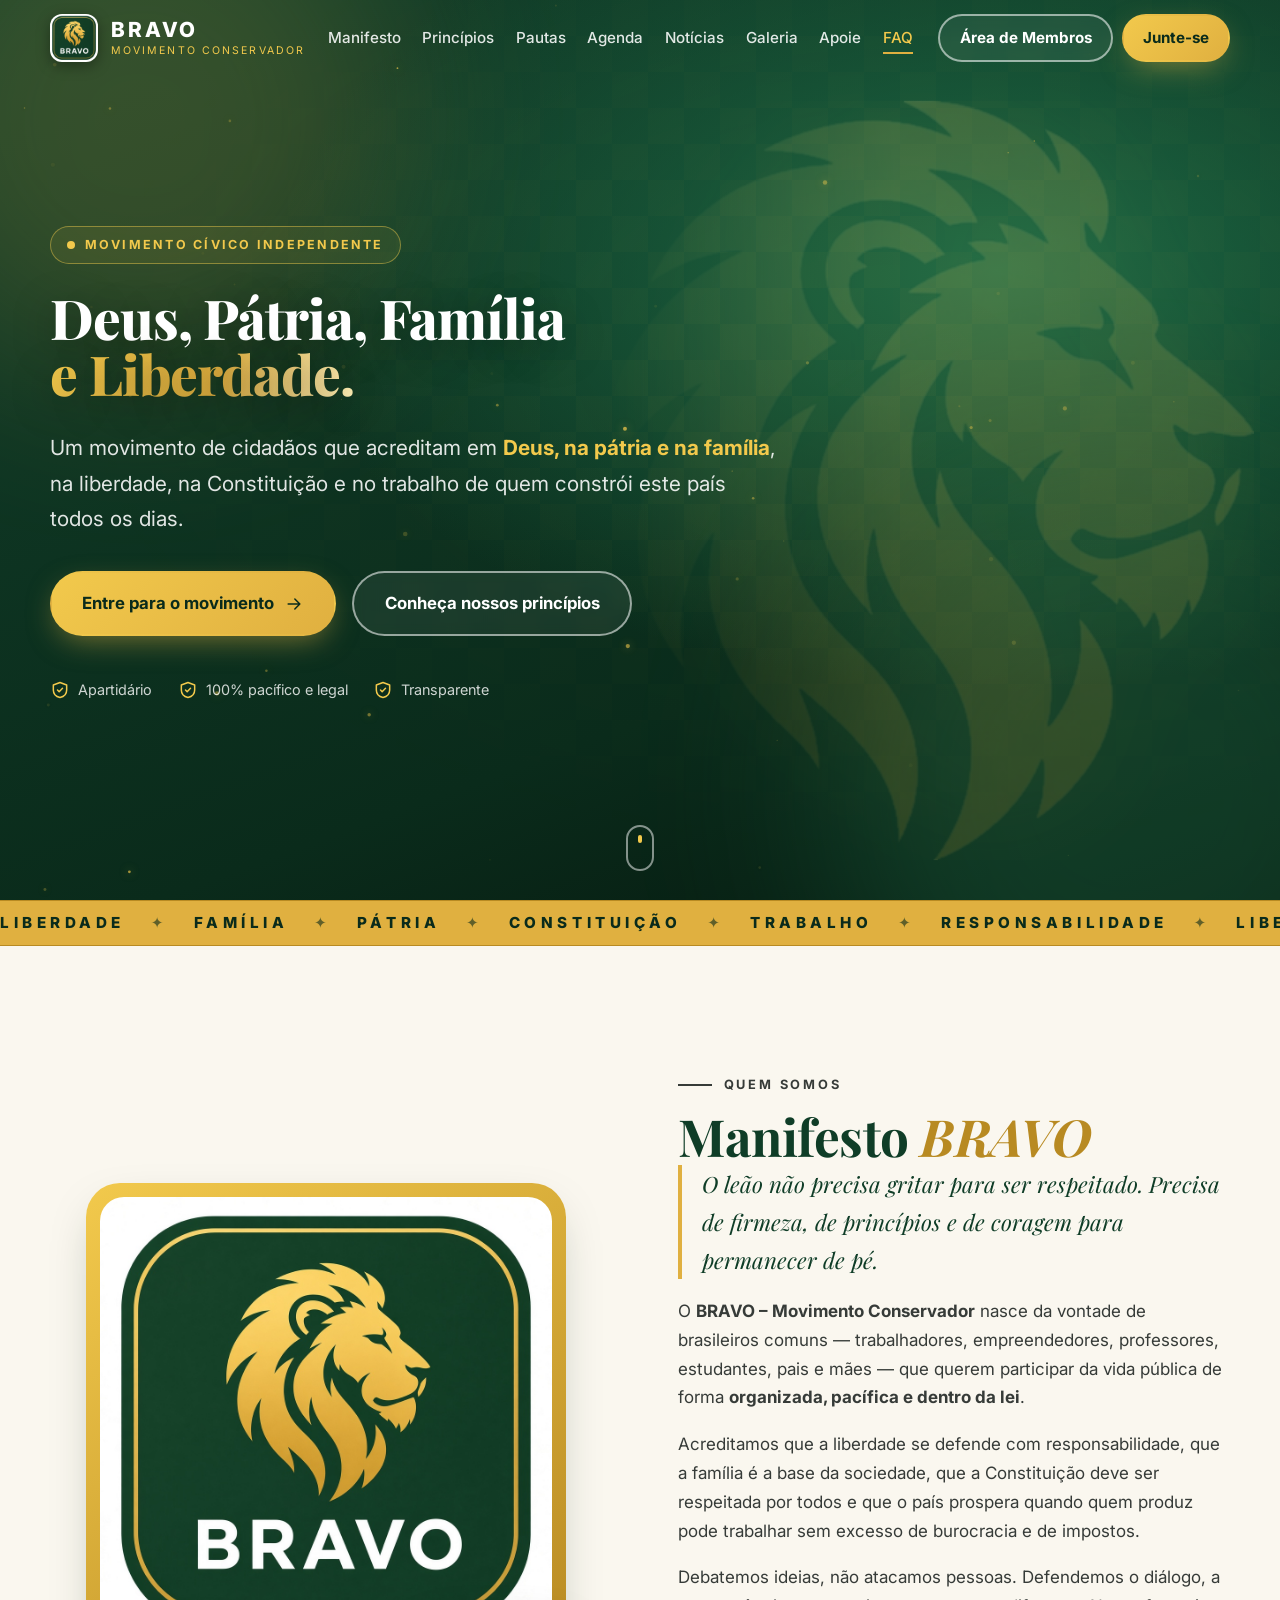
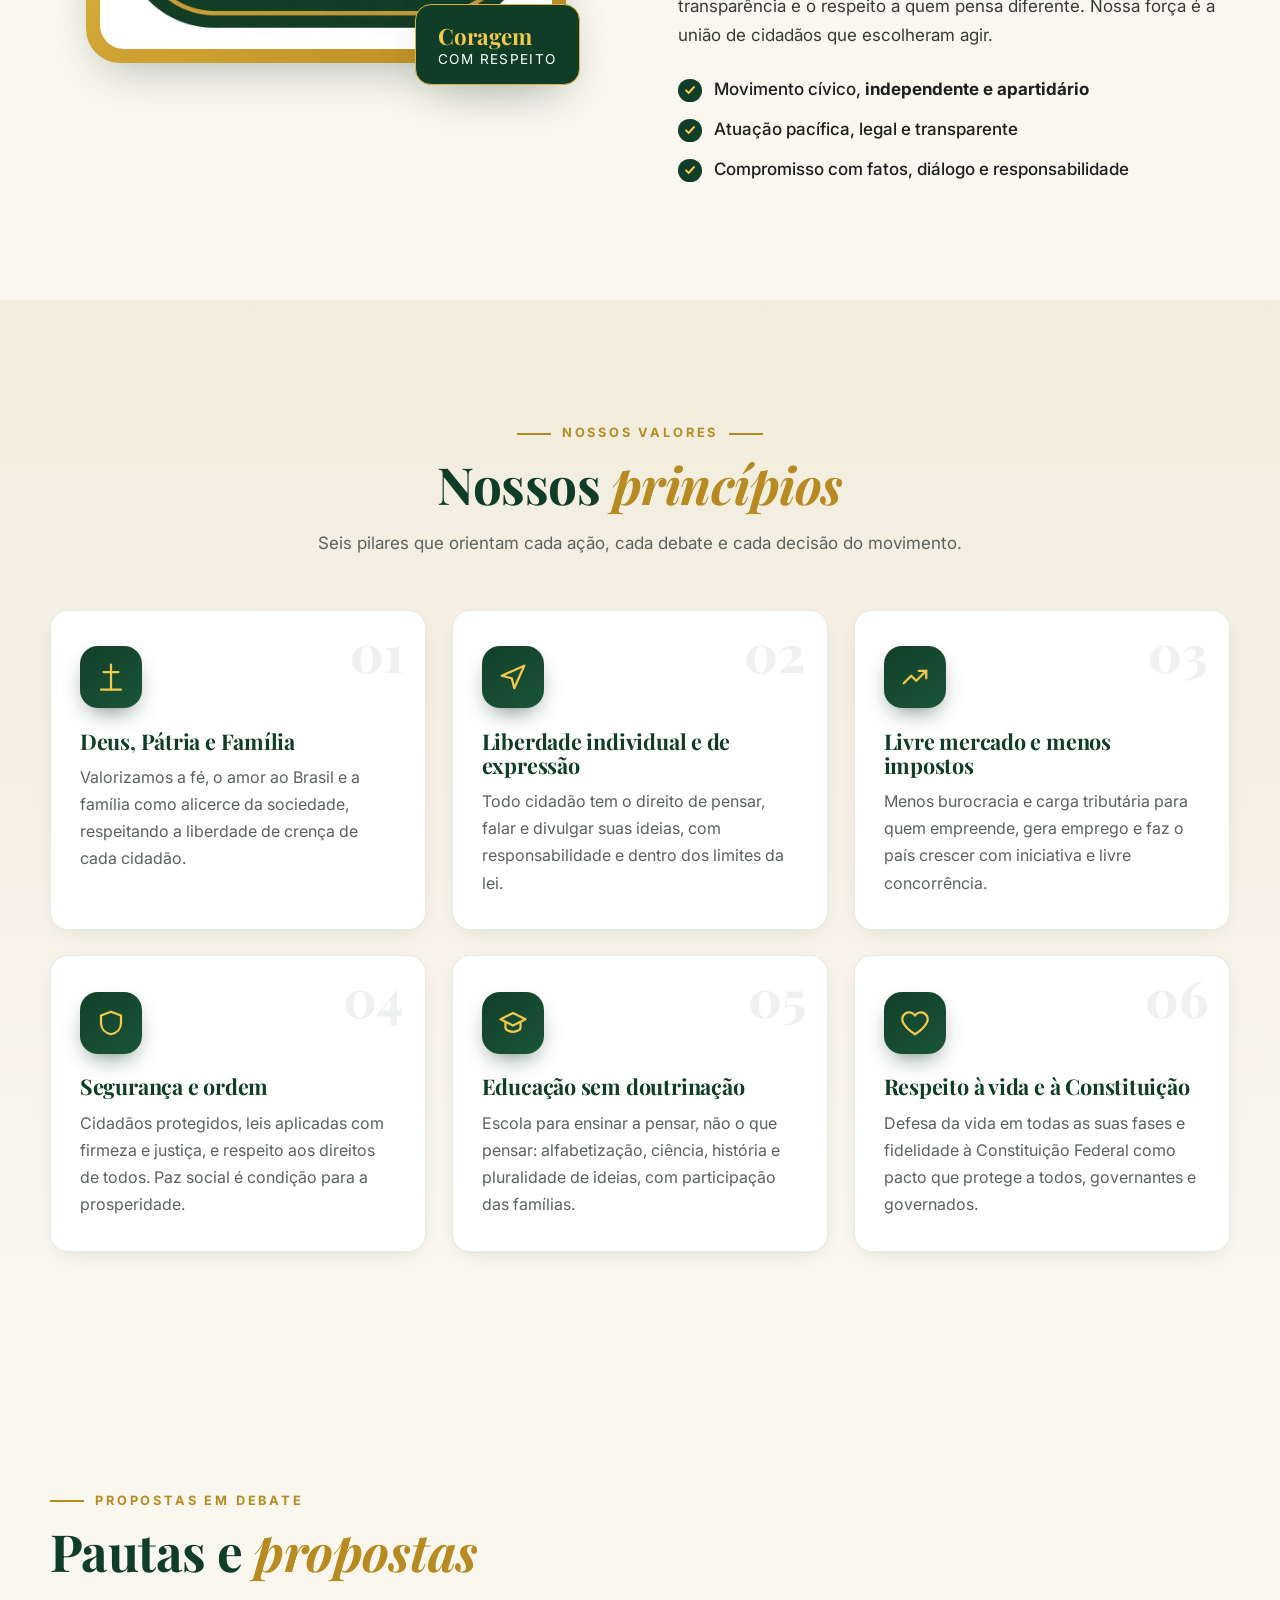
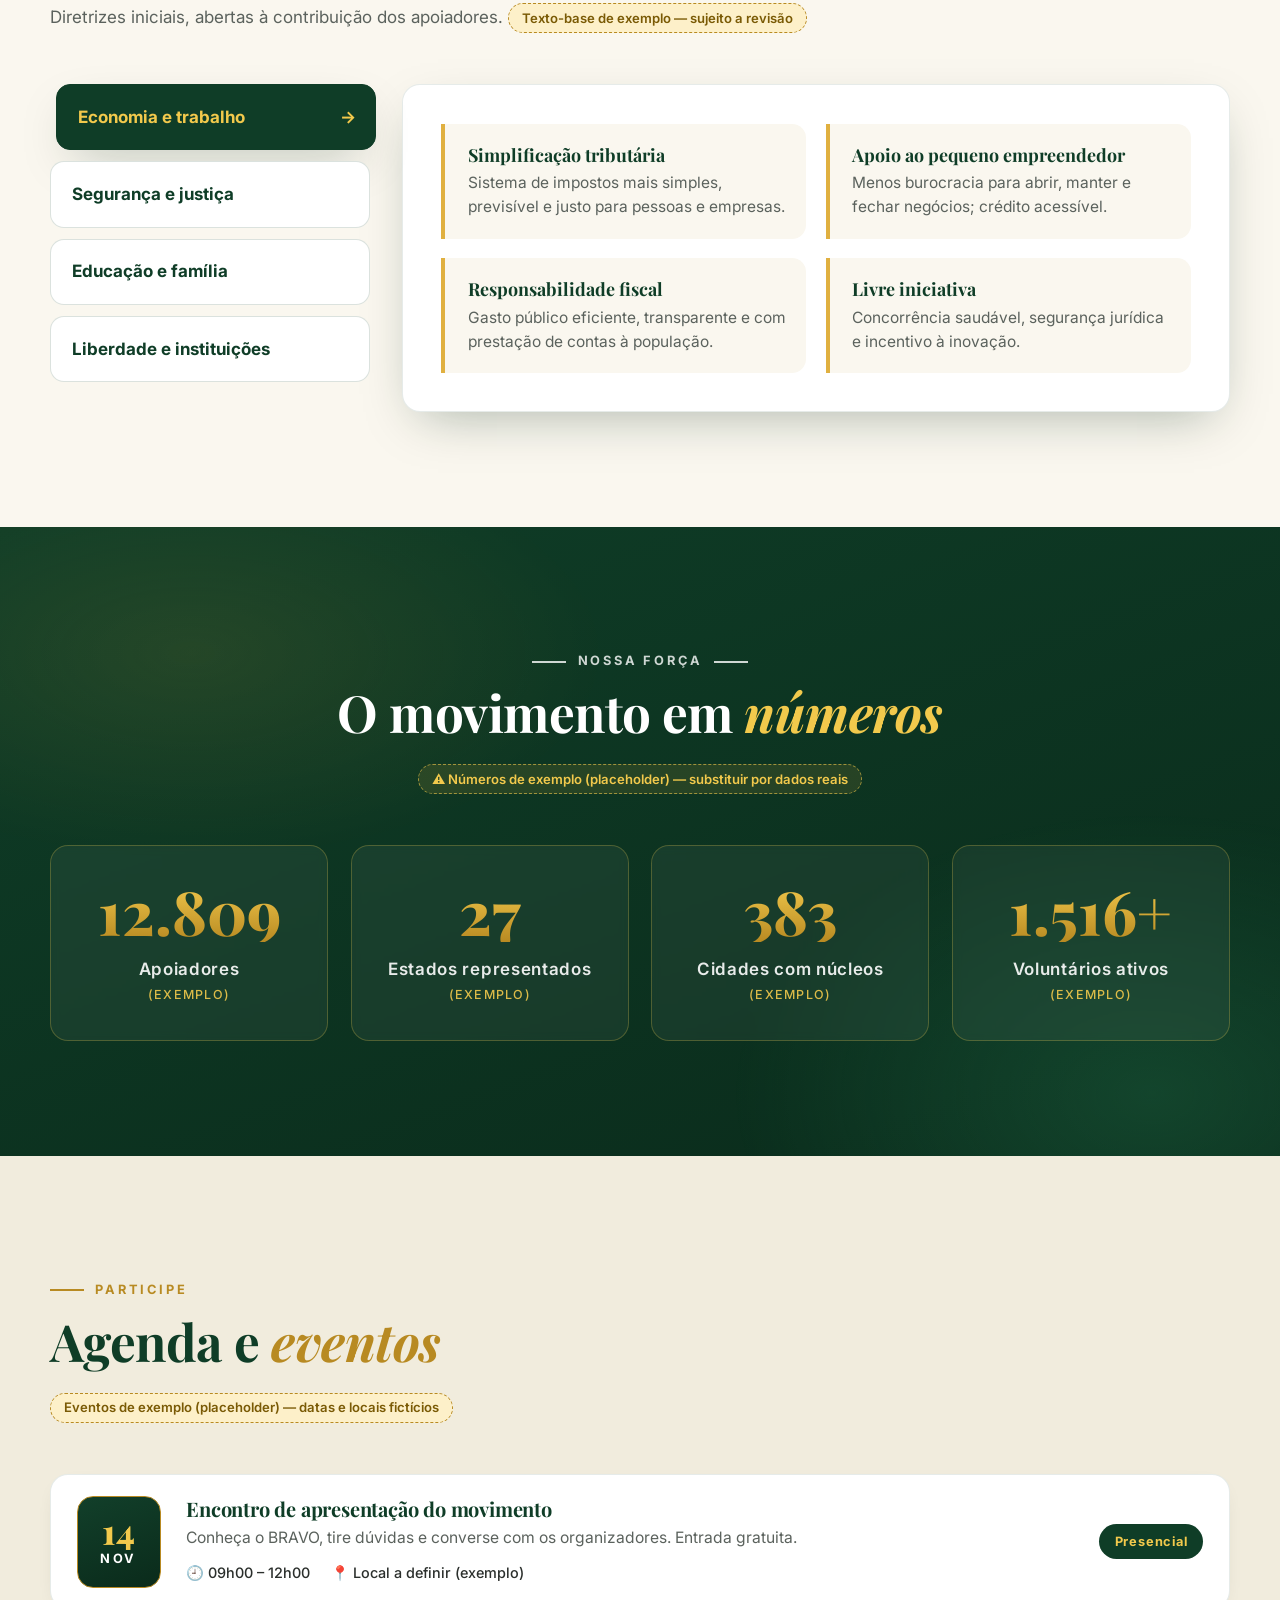
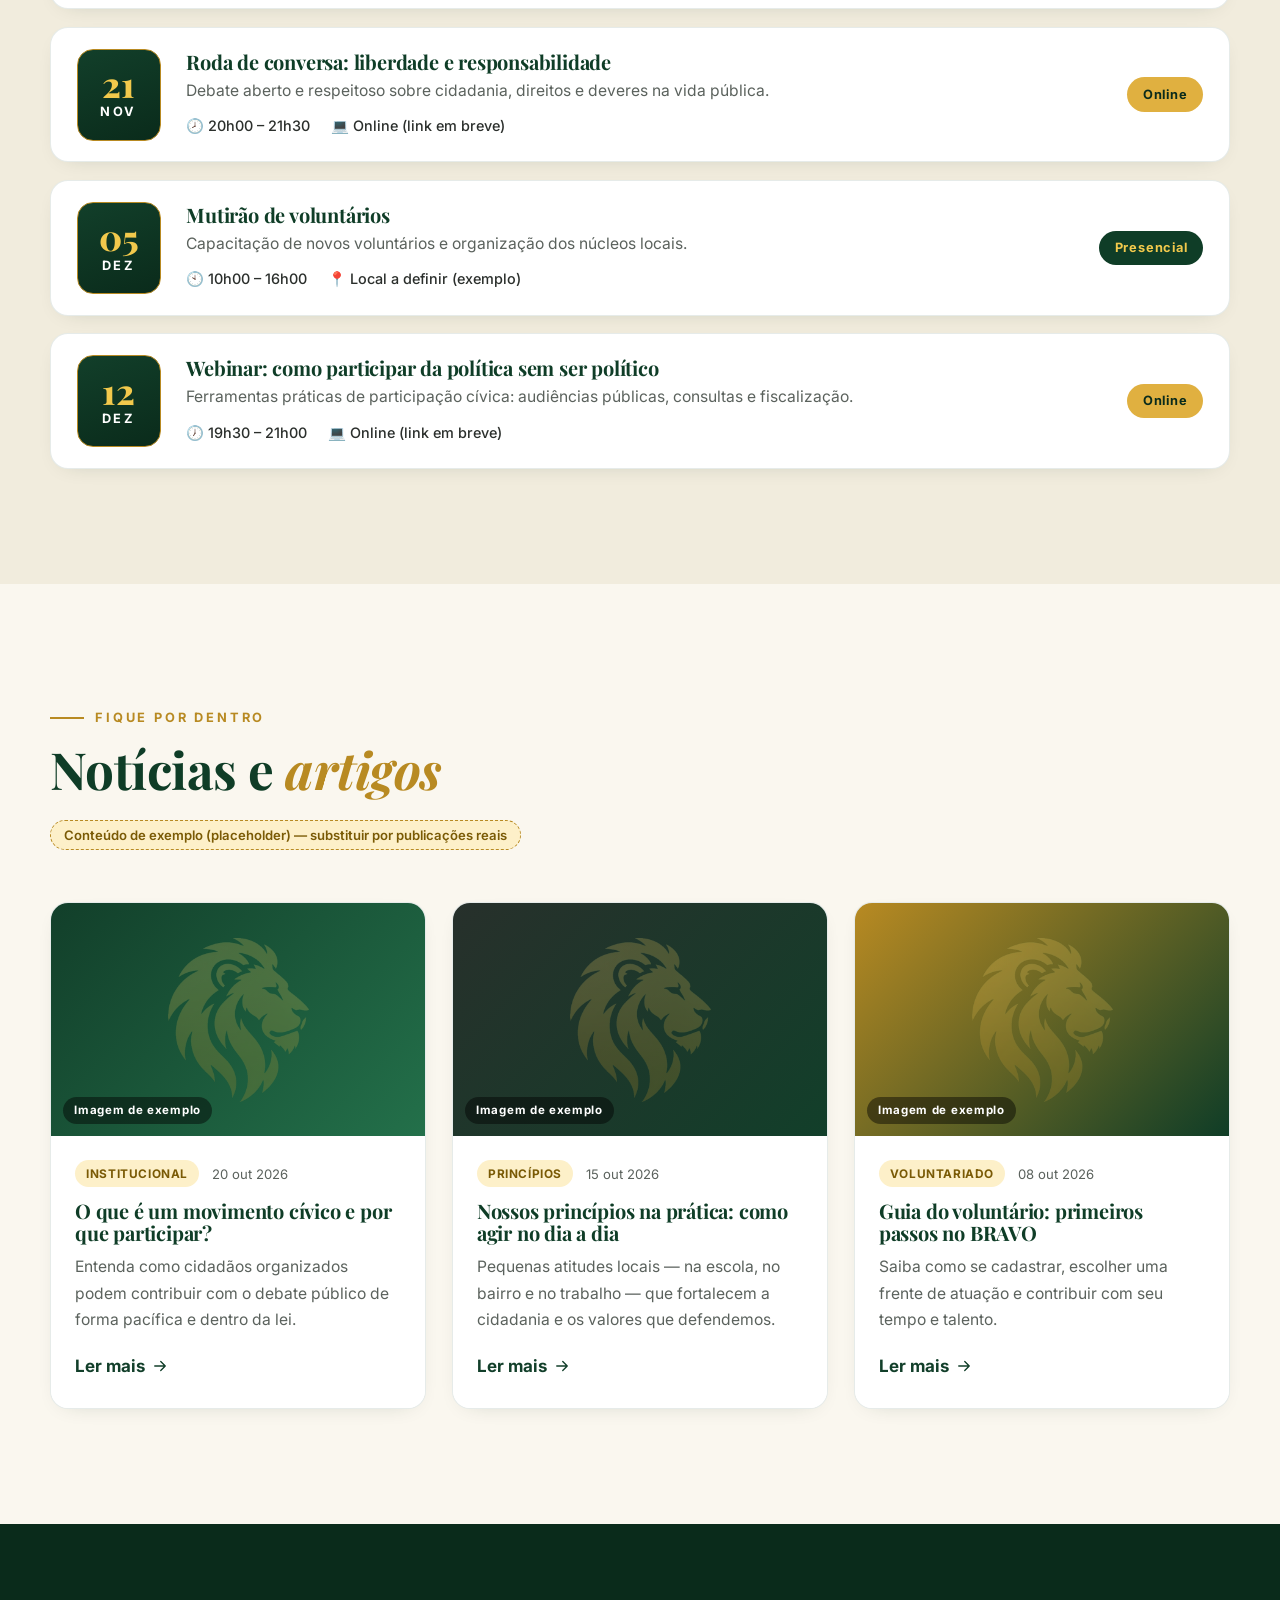
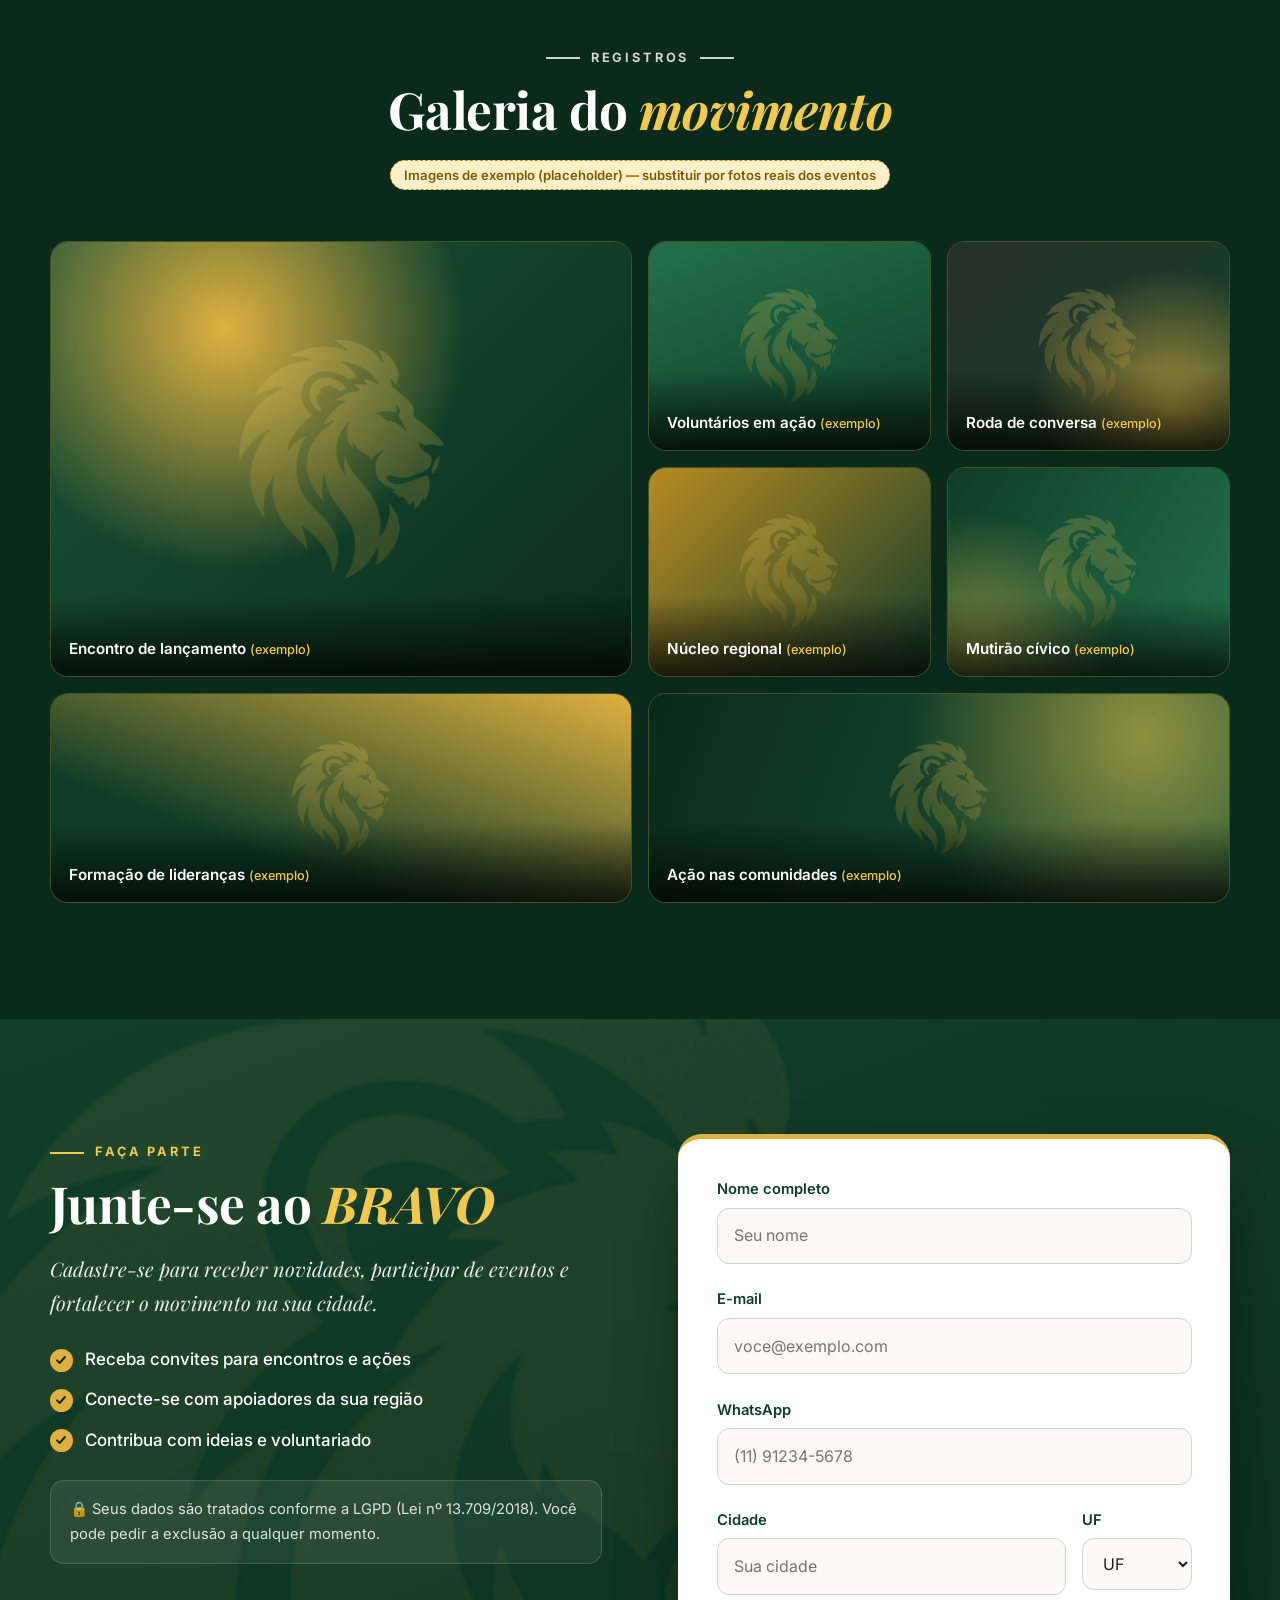
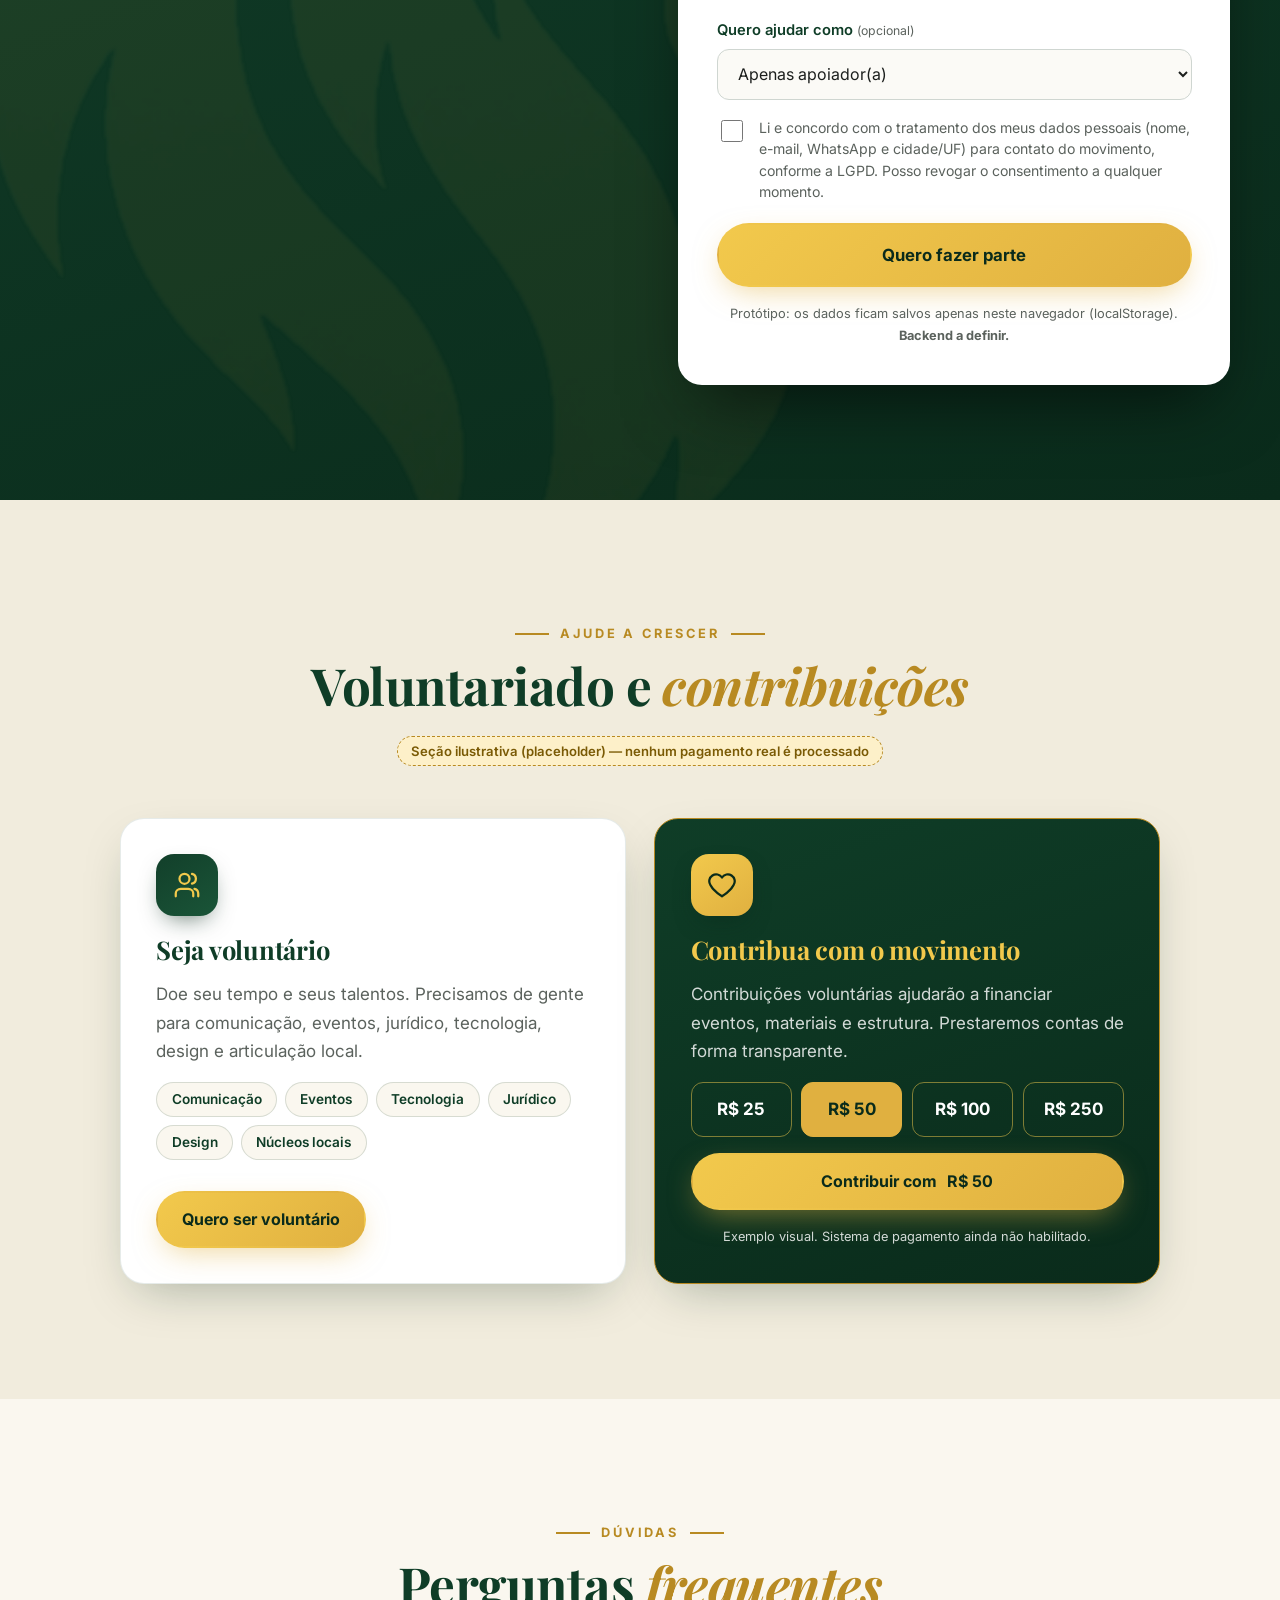
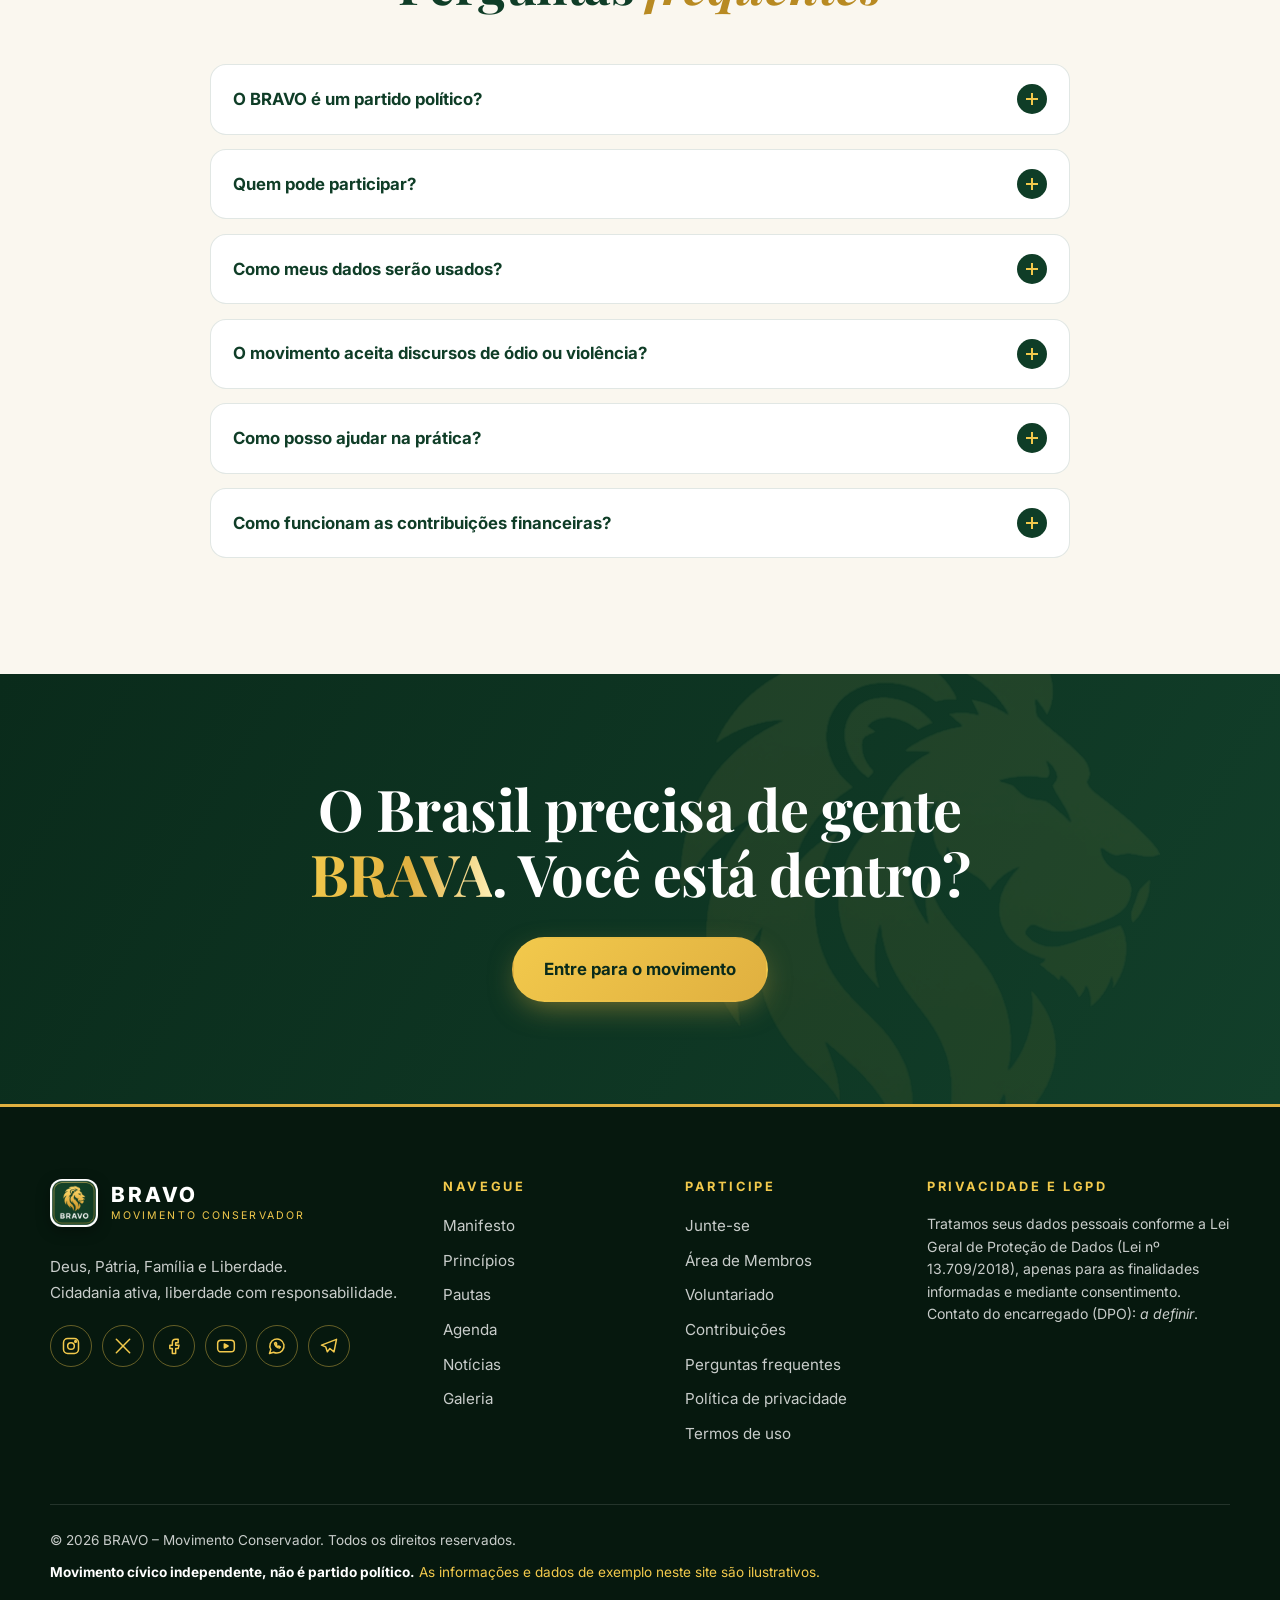
<file: index.html>
<!DOCTYPE html>
<html lang="pt-BR">
<head>
  <meta charset="utf-8">
  <meta name="viewport" content="width=device-width, initial-scale=1">
  <title>BRAVO – Movimento Conservador | Deus, Pátria, Família e Liberdade.</title>
  <meta name="description" content="BRAVO é um movimento cívico conservador, independente e apartidário, em defesa da liberdade, da família, da Constituição e de um Brasil mais próspero e seguro. Junte-se a nós.">
  <meta name="keywords" content="BRAVO, movimento conservador, movimento cívico, liberdade, família, Constituição, livre mercado, Brasil">
  <meta name="author" content="BRAVO – Movimento Conservador">
  <meta name="theme-color" content="#0f3d27">
  <meta name="robots" content="index, follow">
  <link rel="canonical" href="https://www.exemplo-bravo.org.br/">

  <!-- Open Graph / Twitter -->
  <meta property="og:type" content="website">
  <meta property="og:locale" content="pt_BR">
  <meta property="og:site_name" content="BRAVO – Movimento Conservador">
  <meta property="og:title" content="BRAVO – Movimento Conservador | Deus, Pátria, Família e Liberdade.">
  <meta property="og:description" content="Movimento cívico independente em defesa da liberdade, da família, da Constituição e do livre mercado. Entre para o movimento.">
  <meta property="og:url" content="https://www.exemplo-bravo.org.br/">
  <meta property="og:image" content="https://www.exemplo-bravo.org.br/assets/og-image.jpg">
  <meta property="og:image:width" content="1200">
  <meta property="og:image:height" content="630">
  <meta property="og:image:alt" content="Logotipo do BRAVO: cabeça de leão dourada sobre fundo verde com o texto BRAVO">
  <meta name="twitter:card" content="summary_large_image">
  <meta name="twitter:title" content="BRAVO – Movimento Conservador">
  <meta name="twitter:description" content="Deus, Pátria, Família e Liberdade. Movimento cívico independente.">
  <meta name="twitter:image" content="https://www.exemplo-bravo.org.br/assets/og-image.jpg">

  <!-- Favicons -->
  <link rel="icon" href="assets/favicon.ico" sizes="any">
  <link rel="icon" type="image/png" sizes="32x32" href="assets/favicon-32.png">
  <link rel="icon" type="image/png" sizes="192x192" href="assets/icon-192.png">
  <link rel="apple-touch-icon" href="assets/apple-touch-icon.png">

  <!-- Fontes -->
  <link rel="preconnect" href="https://fonts.googleapis.com">
  <link rel="preconnect" href="https://fonts.gstatic.com" crossorigin>
  <link href="https://fonts.googleapis.com/css2?family=Inter:wght@400;500;600;700;800&family=Playfair+Display:ital,wght@0,500;0,600;0,700;0,800;1,500;1,600&display=swap" rel="stylesheet">
  <link rel="preload" as="image" href="assets/lion.png">
  <script>document.documentElement.classList.add("js")</script>
  <link rel="stylesheet" href="style.css">

  <script type="application/ld+json">
  {
    "@context": "https://schema.org",
    "@type": "Organization",
    "name": "BRAVO – Movimento Conservador",
    "url": "https://www.exemplo-bravo.org.br/",
    "logo": "https://www.exemplo-bravo.org.br/assets/logo.jpg",
    "description": "Movimento cívico independente, não é partido político."
  }
  </script>
  <script src="https://cdn.onesignal.com/sdks/web/v16/OneSignalSDK.page.js" defer></script>
  <script>
    window.OneSignalDeferred = window.OneSignalDeferred || [];
    OneSignalDeferred.push(async function(OneSignal) {
      await OneSignal.init({
        appId: "33b11cd3-1f04-46f1-8714-53c7b37c42d5",
        safari_web_id: "web.onesignal.auto.1592f4e8-7629-48b3-b916-fa35b5011e11",
        notifyButton: {
          enable: true,
        },
        serviceWorkerParam: { scope: "/bravo-movimento/" },
        serviceWorkerPath: "bravo-movimento/OneSignalSDKWorker.js",
      });
    });
  </script>
</head>
<body>
  <a class="skip-link" href="#conteudo">Pular para o conteúdo</a>
  <div class="progress" id="progress" aria-hidden="true"></div>

  <!-- ============ HEADER ============ -->
  <header class="site-header" id="topo">
    <div class="container nav-wrap">
      <a href="#inicio" class="brand" aria-label="BRAVO – Movimento Conservador, início">
        <img src="assets/logo.jpg" alt="Logotipo BRAVO: leão dourado sobre fundo verde" width="48" height="48">
        <span class="brand-text"><strong>BRAVO</strong><small>Movimento Conservador</small></span>
      </a>

      <nav class="main-nav" id="main-nav" aria-label="Navegação principal">
        <ul>
          <li><a href="#manifesto">Manifesto</a></li>
          <li><a href="#principios">Princípios</a></li>
          <li><a href="#pautas">Pautas</a></li>
          <li><a href="#agenda">Agenda</a></li>
          <li><a href="#noticias">Notícias</a></li>
          <li><a href="#galeria">Galeria</a></li>
          <li><a href="#apoie">Apoie</a></li>
          <li><a href="#faq">FAQ</a></li>
        </ul>
        <div class="nav-members">
          <a href="membros/login.html" class="btn btn-ghost btn-sm nav-login" id="nav-members">Área de Membros</a>
          <a href="membros/cadastro.html" class="btn btn-gold btn-sm nav-cta">Junte-se</a>
        </div>
      </nav>

      <button class="menu-toggle" id="menu-toggle" aria-label="Abrir menu" aria-expanded="false" aria-controls="main-nav">
        <span></span><span></span><span></span>
      </button>
    </div>
  </header>

  <main id="conteudo">

    <!-- ============ HERO ============ -->
    <section class="hero" id="inicio" aria-labelledby="hero-title">
      <canvas class="hero-particles" id="particles" aria-hidden="true"></canvas>
      <div class="hero-bg" aria-hidden="true">
        <div class="hero-glow glow-a"></div>
        <div class="hero-glow glow-b"></div>
        <div class="hero-pattern"></div>
        <img class="hero-lion" src="assets/lion.png" alt="" width="462" height="538">
      </div>
      <div class="container hero-inner">
        <p class="eyebrow reveal"><span class="dot"></span> Movimento cívico independente</p>
        <h1 id="hero-title" class="reveal" style="--d:.08s">Deus, Pátria, Família<br><span class="gold-text">e Liberdade.</span></h1>
        <p class="hero-lead reveal" style="--d:.16s">
          Um movimento de cidadãos que acreditam em <strong>Deus, na pátria e na família</strong>, na liberdade, na Constituição
          e no trabalho de quem constrói este país todos os dias.
        </p>
        <div class="hero-cta reveal" style="--d:.24s">
          <a href="#junte-se" class="btn btn-gold btn-lg">Entre para o movimento
            <svg viewBox="0 0 24 24" aria-hidden="true"><path d="M5 12h14M13 6l6 6-6 6"/></svg></a>
          <a href="#principios" class="btn btn-ghost btn-lg">Conheça nossos princípios</a>
        </div>
        <ul class="hero-badges reveal" style="--d:.32s" aria-label="Características do movimento">
          <li><svg viewBox="0 0 24 24" aria-hidden="true"><path d="M12 3l8 3v6c0 4.5-3.2 8-8 9-4.8-1-8-4.5-8-9V6l8-3z"/><path d="M9 12l2 2 4-4"/></svg> Apartidário</li>
          <li><svg viewBox="0 0 24 24" aria-hidden="true"><path d="M12 3l8 3v6c0 4.5-3.2 8-8 9-4.8-1-8-4.5-8-9V6l8-3z"/><path d="M9 12l2 2 4-4"/></svg> 100% pacífico e legal</li>
          <li><svg viewBox="0 0 24 24" aria-hidden="true"><path d="M12 3l8 3v6c0 4.5-3.2 8-8 9-4.8-1-8-4.5-8-9V6l8-3z"/><path d="M9 12l2 2 4-4"/></svg> Transparente</li>
        </ul>
      </div>
      <a href="#manifesto" class="scroll-hint" aria-label="Rolar para o manifesto"><span></span></a>
    </section>

    <!-- faixa -->
    <div class="ticker" aria-hidden="true">
      <div class="ticker-track">
        <span>LIBERDADE</span><i>✦</i><span>FAMÍLIA</span><i>✦</i><span>PÁTRIA</span><i>✦</i><span>CONSTITUIÇÃO</span><i>✦</i><span>TRABALHO</span><i>✦</i><span>RESPONSABILIDADE</span><i>✦</i>
        <span>LIBERDADE</span><i>✦</i><span>FAMÍLIA</span><i>✦</i><span>PÁTRIA</span><i>✦</i><span>CONSTITUIÇÃO</span><i>✦</i><span>TRABALHO</span><i>✦</i><span>RESPONSABILIDADE</span><i>✦</i>
      </div>
    </div>

    <!-- ============ MANIFESTO ============ -->
    <section class="section manifesto" id="manifesto" aria-labelledby="manifesto-title">
      <div class="container grid-2">
        <div class="manifesto-visual reveal">
          <div class="frame">
            <img src="assets/logo.jpg" alt="Emblema do BRAVO: leão dourado de perfil, símbolo de coragem e liderança" width="520" height="520" loading="lazy">
          </div>
          <div class="frame-badge"><strong>Coragem</strong><span>com respeito</span></div>
        </div>
        <div class="manifesto-text">
          <p class="kicker reveal">Quem somos</p>
          <h2 id="manifesto-title" class="reveal">Manifesto <em>BRAVO</em></h2>
          <p class="lead reveal">O leão não precisa gritar para ser respeitado. Precisa de firmeza, de princípios e de coragem para permanecer de pé.</p>
          <p class="reveal">O <strong>BRAVO – Movimento Conservador</strong> nasce da vontade de brasileiros comuns — trabalhadores, empreendedores, professores, estudantes,
            pais e mães — que querem participar da vida pública de forma <strong>organizada, pacífica e dentro da lei</strong>.</p>
          <p class="reveal">Acreditamos que a liberdade se defende com responsabilidade, que a família é a base da sociedade, que a Constituição deve ser respeitada por todos
            e que o país prospera quando quem produz pode trabalhar sem excesso de burocracia e de impostos.</p>
          <p class="reveal">Debatemos ideias, não atacamos pessoas. Defendemos o diálogo, a transparência e o respeito a quem pensa diferente. Nossa força é a união de cidadãos
            que escolheram agir.</p>
          <ul class="check-list reveal">
            <li>Movimento cívico, <strong>independente e apartidário</strong></li>
            <li>Atuação pacífica, legal e transparente</li>
            <li>Compromisso com fatos, diálogo e responsabilidade</li>
          </ul>
        </div>
      </div>
    </section>

    <!-- ============ PRINCÍPIOS ============ -->
    <section class="section principles" id="principios" aria-labelledby="principios-title">
      <div class="container">
        <header class="section-head center">
          <p class="kicker reveal">Nossos valores</p>
          <h2 id="principios-title" class="reveal">Nossos <em>princípios</em></h2>
          <p class="reveal">Seis pilares que orientam cada ação, cada debate e cada decisão do movimento.</p>
        </header>

        <div class="cards-3">
          <article class="card reveal">
            <span class="card-num">01</span>
            <div class="icon"><svg viewBox="0 0 24 24" aria-hidden="true"><path d="M12 2v20M6 8h12"/><path d="M4 22h16"/></svg></div>
            <h3>Deus, Pátria e Família</h3>
            <p>Valorizamos a fé, o amor ao Brasil e a família como alicerce da sociedade, respeitando a liberdade de crença de cada cidadão.</p>
          </article>
          <article class="card reveal" style="--d:.08s">
            <span class="card-num">02</span>
            <div class="icon"><svg viewBox="0 0 24 24" aria-hidden="true"><path d="M3 11l18-8-8 18-2-8-8-2z"/></svg></div>
            <h3>Liberdade individual e de expressão</h3>
            <p>Todo cidadão tem o direito de pensar, falar e divulgar suas ideias, com responsabilidade e dentro dos limites da lei.</p>
          </article>
          <article class="card reveal" style="--d:.16s">
            <span class="card-num">03</span>
            <div class="icon"><svg viewBox="0 0 24 24" aria-hidden="true"><path d="M3 17l6-6 4 4 8-8"/><path d="M15 7h6v6"/></svg></div>
            <h3>Livre mercado e menos impostos</h3>
            <p>Menos burocracia e carga tributária para quem empreende, gera emprego e faz o país crescer com iniciativa e livre concorrência.</p>
          </article>
          <article class="card reveal">
            <span class="card-num">04</span>
            <div class="icon"><svg viewBox="0 0 24 24" aria-hidden="true"><path d="M12 3l8 3v6c0 4.5-3.2 8-8 9-4.8-1-8-4.5-8-9V6l8-3z"/></svg></div>
            <h3>Segurança e ordem</h3>
            <p>Cidadãos protegidos, leis aplicadas com firmeza e justiça, e respeito aos direitos de todos. Paz social é condição para a prosperidade.</p>
          </article>
          <article class="card reveal" style="--d:.08s">
            <span class="card-num">05</span>
            <div class="icon"><svg viewBox="0 0 24 24" aria-hidden="true"><path d="M2 9l10-5 10 5-10 5L2 9z"/><path d="M6 11.5V16c0 1.5 3 3 6 3s6-1.5 6-3v-4.5"/></svg></div>
            <h3>Educação sem doutrinação</h3>
            <p>Escola para ensinar a pensar, não o que pensar: alfabetização, ciência, história e pluralidade de ideias, com participação das famílias.</p>
          </article>
          <article class="card reveal" style="--d:.16s">
            <span class="card-num">06</span>
            <div class="icon"><svg viewBox="0 0 24 24" aria-hidden="true"><path d="M12 21s-7-4.4-9.3-9A5.4 5.4 0 0112 6a5.4 5.4 0 019.3 6c-2.3 4.6-9.3 9-9.3 9z"/></svg></div>
            <h3>Respeito à vida e à Constituição</h3>
            <p>Defesa da vida em todas as suas fases e fidelidade à Constituição Federal como pacto que protege a todos, governantes e governados.</p>
          </article>
        </div>
      </div>
    </section>

    <!-- ============ PAUTAS ============ -->
    <section class="section agenda-pautas" id="pautas" aria-labelledby="pautas-title">
      <div class="container">
        <header class="section-head">
          <p class="kicker reveal">Propostas em debate</p>
          <h2 id="pautas-title" class="reveal">Pautas e <em>propostas</em></h2>
          <p class="reveal">Diretrizes iniciais, abertas à contribuição dos apoiadores. <span class="tag-placeholder">Texto-base de exemplo — sujeito a revisão</span></p>
        </header>

        <div class="pautas-grid">
          <div class="pautas-tabs reveal" role="tablist" aria-label="Eixos de propostas">
            <button role="tab" aria-selected="true" aria-controls="pauta-economia" id="tab-economia" class="tab active">Economia e trabalho</button>
            <button role="tab" aria-selected="false" aria-controls="pauta-seguranca" id="tab-seguranca" class="tab" tabindex="-1">Segurança e justiça</button>
            <button role="tab" aria-selected="false" aria-controls="pauta-educacao" id="tab-educacao" class="tab" tabindex="-1">Educação e família</button>
            <button role="tab" aria-selected="false" aria-controls="pauta-instituicoes" id="tab-instituicoes" class="tab" tabindex="-1">Liberdade e instituições</button>
          </div>

          <div class="pautas-panels reveal" style="--d:.1s">
            <div class="panel active" role="tabpanel" id="pauta-economia" aria-labelledby="tab-economia">
              <ul class="pauta-list">
                <li><strong>Simplificação tributária</strong><span>Sistema de impostos mais simples, previsível e justo para pessoas e empresas.</span></li>
                <li><strong>Apoio ao pequeno empreendedor</strong><span>Menos burocracia para abrir, manter e fechar negócios; crédito acessível.</span></li>
                <li><strong>Responsabilidade fiscal</strong><span>Gasto público eficiente, transparente e com prestação de contas à população.</span></li>
                <li><strong>Livre iniciativa</strong><span>Concorrência saudável, segurança jurídica e incentivo à inovação.</span></li>
              </ul>
            </div>
            <div class="panel" role="tabpanel" id="pauta-seguranca" aria-labelledby="tab-seguranca" hidden>
              <ul class="pauta-list">
                <li><strong>Valorização dos profissionais de segurança</strong><span>Formação, equipamentos, reconhecimento e respeito aos direitos humanos.</span></li>
                <li><strong>Cumprimento da lei</strong><span>Aplicação efetiva e proporcional das penas, com garantia do devido processo legal.</span></li>
                <li><strong>Prevenção e inteligência</strong><span>Uso de tecnologia e dados para proteger as comunidades.</span></li>
                <li><strong>Proteção às vítimas</strong><span>Acolhimento e acompanhamento a quem sofre com a violência.</span></li>
              </ul>
            </div>
            <div class="panel" role="tabpanel" id="pauta-educacao" aria-labelledby="tab-educacao" hidden>
              <ul class="pauta-list">
                <li><strong>Alfabetização na idade certa</strong><span>Foco em leitura, escrita, matemática e raciocínio crítico desde cedo.</span></li>
                <li><strong>Participação das famílias</strong><span>Pais e responsáveis com voz ativa no projeto pedagógico das escolas.</span></li>
                <li><strong>Pluralidade e rigor</strong><span>Ensino baseado em fatos, ciência e diversidade de pontos de vista.</span></li>
                <li><strong>Fortalecimento da família</strong><span>Políticas de apoio a mães, pais e cuidadores.</span></li>
              </ul>
            </div>
            <div class="panel" role="tabpanel" id="pauta-instituicoes" aria-labelledby="tab-instituicoes" hidden>
              <ul class="pauta-list">
                <li><strong>Liberdade de expressão</strong><span>Defesa do debate livre e plural, com responsabilização apenas nos termos da lei.</span></li>
                <li><strong>Respeito à Constituição</strong><span>Separação e equilíbrio entre os Poderes, com todos sujeitos às mesmas regras.</span></li>
                <li><strong>Transparência e combate à corrupção</strong><span>Dados abertos, controle social e integridade na gestão pública.</span></li>
                <li><strong>Defesa da vida</strong><span>Proteção da vida e apoio a gestantes e famílias em vulnerabilidade.</span></li>
              </ul>
            </div>
          </div>
        </div>
      </div>
    </section>

    <!-- ============ APOIADORES / CONTADORES ============ -->
    <section class="section counters" id="apoiadores" aria-labelledby="apoiadores-title">
      <div class="counters-bg" aria-hidden="true"></div>
      <div class="container">
        <header class="section-head center light">
          <p class="kicker reveal">Nossa força</p>
          <h2 id="apoiadores-title" class="reveal">O movimento em <em>números</em></h2>
          <p class="reveal"><span class="tag-placeholder on-dark">⚠ Números de exemplo (placeholder) — substituir por dados reais</span></p>
        </header>

        <div class="counter-grid">
          <div class="counter reveal">
            <div class="counter-value"><span data-count="12847">0</span></div>
            <p>Apoiadores <small>(exemplo)</small></p>
          </div>
          <div class="counter reveal" style="--d:.08s">
            <div class="counter-value"><span data-count="27">0</span></div>
            <p>Estados representados <small>(exemplo)</small></p>
          </div>
          <div class="counter reveal" style="--d:.16s">
            <div class="counter-value"><span data-count="384">0</span></div>
            <p>Cidades com núcleos <small>(exemplo)</small></p>
          </div>
          <div class="counter reveal" style="--d:.24s">
            <div class="counter-value"><span data-count="1520">0</span><b>+</b></div>
            <p>Voluntários ativos <small>(exemplo)</small></p>
          </div>
        </div>
      </div>
    </section>

    <!-- ============ AGENDA ============ -->
    <section class="section events" id="agenda" aria-labelledby="agenda-title">
      <div class="container">
        <header class="section-head">
          <p class="kicker reveal">Participe</p>
          <h2 id="agenda-title" class="reveal">Agenda e <em>eventos</em></h2>
          <p class="reveal"><span class="tag-placeholder">Eventos de exemplo (placeholder) — datas e locais fictícios</span></p>
        </header>

        <ol class="event-list">
          <li class="event reveal">
            <time class="event-date" datetime="2026-11-14"><strong>14</strong><span>NOV</span></time>
            <div class="event-body">
              <h3>Encontro de apresentação do movimento</h3>
              <p>Conheça o BRAVO, tire dúvidas e converse com os organizadores. Entrada gratuita.</p>
              <ul class="meta"><li>🕘 09h00 – 12h00</li><li>📍 Local a definir (exemplo)</li></ul>
            </div>
            <span class="pill">Presencial</span>
          </li>
          <li class="event reveal" style="--d:.08s">
            <time class="event-date" datetime="2026-11-21"><strong>21</strong><span>NOV</span></time>
            <div class="event-body">
              <h3>Roda de conversa: liberdade e responsabilidade</h3>
              <p>Debate aberto e respeitoso sobre cidadania, direitos e deveres na vida pública.</p>
              <ul class="meta"><li>🕗 20h00 – 21h30</li><li>💻 Online (link em breve)</li></ul>
            </div>
            <span class="pill pill-alt">Online</span>
          </li>
          <li class="event reveal" style="--d:.16s">
            <time class="event-date" datetime="2026-12-05"><strong>05</strong><span>DEZ</span></time>
            <div class="event-body">
              <h3>Mutirão de voluntários</h3>
              <p>Capacitação de novos voluntários e organização dos núcleos locais.</p>
              <ul class="meta"><li>🕙 10h00 – 16h00</li><li>📍 Local a definir (exemplo)</li></ul>
            </div>
            <span class="pill">Presencial</span>
          </li>
          <li class="event reveal" style="--d:.24s">
            <time class="event-date" datetime="2026-12-12"><strong>12</strong><span>DEZ</span></time>
            <div class="event-body">
              <h3>Webinar: como participar da política sem ser político</h3>
              <p>Ferramentas práticas de participação cívica: audiências públicas, consultas e fiscalização.</p>
              <ul class="meta"><li>🕖 19h30 – 21h00</li><li>💻 Online (link em breve)</li></ul>
            </div>
            <span class="pill pill-alt">Online</span>
          </li>
        </ol>
      </div>
    </section>

    <!-- ============ NOTÍCIAS ============ -->
    <section class="section news" id="noticias" aria-labelledby="noticias-title">
      <div class="container">
        <header class="section-head">
          <p class="kicker reveal">Fique por dentro</p>
          <h2 id="noticias-title" class="reveal">Notícias e <em>artigos</em></h2>
          <p class="reveal"><span class="tag-placeholder">Conteúdo de exemplo (placeholder) — substituir por publicações reais</span></p>
        </header>

        <div class="cards-3">
          <article class="post reveal">
            <a href="#" class="post-link" aria-label="Ler: O que é um movimento cívico? (exemplo)">
              <div class="post-img img-a" role="img" aria-label="Imagem ilustrativa de exemplo"><span class="ph-label">Imagem de exemplo</span></div>
              <div class="post-body">
                <p class="post-meta"><span class="chip">Institucional</span> <time datetime="2026-10-20">20 out 2026</time></p>
                <h3>O que é um movimento cívico e por que participar?</h3>
                <p>Entenda como cidadãos organizados podem contribuir com o debate público de forma pacífica e dentro da lei.</p>
                <span class="read-more">Ler mais <svg viewBox="0 0 24 24" aria-hidden="true"><path d="M5 12h14M13 6l6 6-6 6"/></svg></span>
              </div>
            </a>
          </article>
          <article class="post reveal" style="--d:.08s">
            <a href="#" class="post-link" aria-label="Ler: Nossos princípios na prática (exemplo)">
              <div class="post-img img-b" role="img" aria-label="Imagem ilustrativa de exemplo"><span class="ph-label">Imagem de exemplo</span></div>
              <div class="post-body">
                <p class="post-meta"><span class="chip">Princípios</span> <time datetime="2026-10-15">15 out 2026</time></p>
                <h3>Nossos princípios na prática: como agir no dia a dia</h3>
                <p>Pequenas atitudes locais — na escola, no bairro e no trabalho — que fortalecem a cidadania e os valores que defendemos.</p>
                <span class="read-more">Ler mais <svg viewBox="0 0 24 24" aria-hidden="true"><path d="M5 12h14M13 6l6 6-6 6"/></svg></span>
              </div>
            </a>
          </article>
          <article class="post reveal" style="--d:.16s">
            <a href="#" class="post-link" aria-label="Ler: Guia do voluntário (exemplo)">
              <div class="post-img img-c" role="img" aria-label="Imagem ilustrativa de exemplo"><span class="ph-label">Imagem de exemplo</span></div>
              <div class="post-body">
                <p class="post-meta"><span class="chip">Voluntariado</span> <time datetime="2026-10-08">08 out 2026</time></p>
                <h3>Guia do voluntário: primeiros passos no BRAVO</h3>
                <p>Saiba como se cadastrar, escolher uma frente de atuação e contribuir com seu tempo e talento.</p>
                <span class="read-more">Ler mais <svg viewBox="0 0 24 24" aria-hidden="true"><path d="M5 12h14M13 6l6 6-6 6"/></svg></span>
              </div>
            </a>
          </article>
        </div>
      </div>
    </section>

    <!-- ============ GALERIA ============ -->
    <section class="section gallery" id="galeria" aria-labelledby="galeria-title">
      <div class="container">
        <header class="section-head center">
          <p class="kicker reveal">Registros</p>
          <h2 id="galeria-title" class="reveal">Galeria do <em>movimento</em></h2>
          <p class="reveal"><span class="tag-placeholder">Imagens de exemplo (placeholder) — substituir por fotos reais dos eventos</span></p>
        </header>

        <div class="gallery-grid">
          <figure class="g-item g-lg reveal"><div class="g-art art-1"></div><figcaption>Encontro de lançamento <small>(exemplo)</small></figcaption></figure>
          <figure class="g-item reveal" style="--d:.06s"><div class="g-art art-2"></div><figcaption>Voluntários em ação <small>(exemplo)</small></figcaption></figure>
          <figure class="g-item reveal" style="--d:.12s"><div class="g-art art-3"></div><figcaption>Roda de conversa <small>(exemplo)</small></figcaption></figure>
          <figure class="g-item reveal" style="--d:.06s"><div class="g-art art-4"></div><figcaption>Núcleo regional <small>(exemplo)</small></figcaption></figure>
          <figure class="g-item reveal" style="--d:.12s"><div class="g-art art-5"></div><figcaption>Mutirão cívico <small>(exemplo)</small></figcaption></figure>
          <figure class="g-item g-wide reveal"><div class="g-art art-6"></div><figcaption>Formação de lideranças <small>(exemplo)</small></figcaption></figure>
          <figure class="g-item g-wide reveal" style="--d:.08s"><div class="g-art art-7"></div><figcaption>Ação nas comunidades <small>(exemplo)</small></figcaption></figure>
        </div>
      </div>
    </section>

    <!-- ============ JUNTE-SE ============ -->
    <section class="section join" id="junte-se" aria-labelledby="junte-title">
      <div class="join-bg" aria-hidden="true"><img src="assets/lion.png" alt="" loading="lazy" width="462" height="538"></div>
      <div class="container grid-2 join-grid">
        <div class="join-text">
          <p class="kicker reveal">Faça parte</p>
          <h2 id="junte-title" class="reveal">Junte-se ao <em>BRAVO</em></h2>
          <p class="lead reveal">Cadastre-se para receber novidades, participar de eventos e fortalecer o movimento na sua cidade.</p>
          <ul class="check-list reveal">
            <li>Receba convites para encontros e ações</li>
            <li>Conecte-se com apoiadores da sua região</li>
            <li>Contribua com ideias e voluntariado</li>
          </ul>
          <p class="note reveal">🔒 Seus dados são tratados conforme a LGPD (Lei nº 13.709/2018). Você pode pedir a exclusão a qualquer momento.</p>
        </div>

        <div class="form-card reveal" style="--d:.1s">
          <form id="signup-form" novalidate aria-describedby="form-note">
            <div class="field">
              <label for="nome">Nome completo</label>
              <input type="text" id="nome" name="nome" autocomplete="name" required minlength="3" placeholder="Seu nome">
              <span class="error" aria-live="polite"></span>
            </div>
            <div class="field">
              <label for="email">E-mail</label>
              <input type="email" id="email" name="email" autocomplete="email" required placeholder="voce@exemplo.com">
              <span class="error" aria-live="polite"></span>
            </div>
            <div class="field">
              <label for="whatsapp">WhatsApp</label>
              <input type="tel" id="whatsapp" name="whatsapp" autocomplete="tel" inputmode="tel" required placeholder="(11) 91234-5678" maxlength="16">
              <span class="error" aria-live="polite"></span>
            </div>
            <div class="field-row">
              <div class="field">
                <label for="cidade">Cidade</label>
                <input type="text" id="cidade" name="cidade" autocomplete="address-level2" required placeholder="Sua cidade">
                <span class="error" aria-live="polite"></span>
              </div>
              <div class="field field-uf">
                <label for="uf">UF</label>
                <select id="uf" name="uf" autocomplete="address-level1" required>
                  <option value="">UF</option>
                  <option>AC</option><option>AL</option><option>AP</option><option>AM</option><option>BA</option><option>CE</option><option>DF</option><option>ES</option><option>GO</option><option>MA</option><option>MT</option><option>MS</option><option>MG</option><option>PA</option><option>PB</option><option>PR</option><option>PE</option><option>PI</option><option>RJ</option><option>RN</option><option>RS</option><option>RO</option><option>RR</option><option>SC</option><option>SP</option><option>SE</option><option>TO</option>
                </select>
                <span class="error" aria-live="polite"></span>
              </div>
            </div>
            <div class="field">
              <label for="interesse">Quero ajudar como <small>(opcional)</small></label>
              <select id="interesse" name="interesse">
                <option value="apoiador">Apenas apoiador(a)</option>
                <option value="voluntario">Voluntário(a)</option>
                <option value="comunicacao">Comunicação e redes</option>
                <option value="eventos">Organização de eventos</option>
                <option value="nucleo">Coordenar um núcleo local</option>
              </select>
            </div>
            <div class="field check">
              <input type="checkbox" id="lgpd" name="lgpd" required>
              <label for="lgpd">Li e concordo com o tratamento dos meus dados pessoais (nome, e-mail, WhatsApp e cidade/UF) para contato do movimento, conforme a LGPD. Posso revogar o consentimento a qualquer momento.</label>
              <span class="error" aria-live="polite"></span>
            </div>
            <button type="submit" class="btn btn-gold btn-lg btn-block">Quero fazer parte</button>
            <p class="form-note" id="form-note">Protótipo: os dados ficam salvos apenas neste navegador (localStorage). <strong>Backend a definir.</strong></p>
            <div class="form-success" id="form-success" role="status" tabindex="-1" hidden>
              <svg viewBox="0 0 24 24" aria-hidden="true"><circle cx="12" cy="12" r="10"/><path d="M7.5 12.5l3 3 6-6.5"/></svg>
              <h3>Cadastro recebido!</h3>
              <p>Obrigado por se juntar ao BRAVO, <span id="success-name"></span>. Em breve entraremos em contato.</p>
              <button type="button" class="btn btn-ghost-dark btn-sm" id="form-reset">Novo cadastro</button>
            </div>
          </form>
        </div>
      </div>
    </section>

    <!-- ============ APOIE ============ -->
    <section class="section support" id="apoie" aria-labelledby="apoie-title">
      <div class="container">
        <header class="section-head center">
          <p class="kicker reveal">Ajude a crescer</p>
          <h2 id="apoie-title" class="reveal">Voluntariado e <em>contribuições</em></h2>
          <p class="reveal"><span class="tag-placeholder">Seção ilustrativa (placeholder) — nenhum pagamento real é processado</span></p>
        </header>

        <div class="support-grid">
          <article class="support-card reveal">
            <div class="icon"><svg viewBox="0 0 24 24" aria-hidden="true"><path d="M17 21v-2a4 4 0 00-4-4H7a4 4 0 00-4 4v2"/><circle cx="10" cy="7" r="4"/><path d="M21 21v-2a4 4 0 00-3-3.9M16 3.1a4 4 0 010 7.8"/></svg></div>
            <h3>Seja voluntário</h3>
            <p>Doe seu tempo e seus talentos. Precisamos de gente para comunicação, eventos, jurídico, tecnologia, design e articulação local.</p>
            <ul class="chips" aria-label="Áreas de voluntariado">
              <li>Comunicação</li><li>Eventos</li><li>Tecnologia</li><li>Jurídico</li><li>Design</li><li>Núcleos locais</li>
            </ul>
            <a href="#junte-se" class="btn btn-gold">Quero ser voluntário</a>
          </article>

          <article class="support-card donate reveal" style="--d:.1s">
            <div class="icon"><svg viewBox="0 0 24 24" aria-hidden="true"><path d="M12 21s-7-4.4-9.3-9A5.4 5.4 0 0112 6a5.4 5.4 0 019.3 6c-2.3 4.6-9.3 9-9.3 9z"/></svg></div>
            <h3>Contribua com o movimento</h3>
            <p>Contribuições voluntárias ajudarão a financiar eventos, materiais e estrutura. Prestaremos contas de forma transparente.</p>
            <div class="amounts" role="group" aria-label="Valores de exemplo">
              <button type="button" class="amount" data-amount="25">R$ 25</button>
              <button type="button" class="amount active" data-amount="50">R$ 50</button>
              <button type="button" class="amount" data-amount="100">R$ 100</button>
              <button type="button" class="amount" data-amount="250">R$ 250</button>
            </div>
            <button type="button" class="btn btn-gold btn-block" id="donate-btn">Contribuir com <span id="donate-value">R$ 50</span></button>
            <p class="small-note">Exemplo visual. Sistema de pagamento ainda não habilitado.</p>
          </article>
        </div>
      </div>
    </section>

    <!-- ============ FAQ ============ -->
    <section class="section faq" id="faq" aria-labelledby="faq-title">
      <div class="container narrow">
        <header class="section-head center">
          <p class="kicker reveal">Dúvidas</p>
          <h2 id="faq-title" class="reveal">Perguntas <em>frequentes</em></h2>
        </header>

        <div class="accordion reveal" id="accordion">
          <div class="acc-item">
            <h3><button class="acc-btn" aria-expanded="false" aria-controls="acc-1" id="acc-btn-1">O BRAVO é um partido político?<span class="acc-icon" aria-hidden="true"></span></button></h3>
            <div class="acc-panel" id="acc-1" role="region" aria-labelledby="acc-btn-1" hidden><div><p>Não. O BRAVO é um movimento cívico independente, sem vínculo com partidos políticos, e não lança candidaturas. Nosso objetivo é promover a participação cidadã, o debate de ideias e a defesa de princípios.</p></div></div>
          </div>
          <div class="acc-item">
            <h3><button class="acc-btn" aria-expanded="false" aria-controls="acc-2" id="acc-btn-2">Quem pode participar?<span class="acc-icon" aria-hidden="true"></span></button></h3>
            <div class="acc-panel" id="acc-2" role="region" aria-labelledby="acc-btn-2" hidden><div><p>Qualquer pessoa maior de 16 anos que concorde com nossos princípios e se comprometa a atuar de forma pacífica, respeitosa e dentro da lei. Todos são bem-vindos, independentemente de religião, origem ou profissão.</p></div></div>
          </div>
          <div class="acc-item">
            <h3><button class="acc-btn" aria-expanded="false" aria-controls="acc-3" id="acc-btn-3">Como meus dados serão usados?<span class="acc-icon" aria-hidden="true"></span></button></h3>
            <div class="acc-panel" id="acc-3" role="region" aria-labelledby="acc-btn-3" hidden><div><p>Seus dados serão usados exclusivamente para comunicação do movimento e organização de atividades, conforme a LGPD. Não vendemos nem compartilhamos suas informações. Você pode solicitar acesso, correção ou exclusão a qualquer momento pelo canal de privacidade (a definir).</p></div></div>
          </div>
          <div class="acc-item">
            <h3><button class="acc-btn" aria-expanded="false" aria-controls="acc-4" id="acc-btn-4">O movimento aceita discursos de ódio ou violência?<span class="acc-icon" aria-hidden="true"></span></button></h3>
            <div class="acc-panel" id="acc-4" role="region" aria-labelledby="acc-btn-4" hidden><div><p>Jamais. Repudiamos qualquer forma de violência, discriminação, ódio ou desinformação. Defendemos o debate firme, mas respeitoso, com base em fatos. Condutas contrárias a esses valores levam ao desligamento.</p></div></div>
          </div>
          <div class="acc-item">
            <h3><button class="acc-btn" aria-expanded="false" aria-controls="acc-5" id="acc-btn-5">Como posso ajudar na prática?<span class="acc-icon" aria-hidden="true"></span></button></h3>
            <div class="acc-panel" id="acc-5" role="region" aria-labelledby="acc-btn-5" hidden><div><p>Cadastre-se no formulário, escolha como deseja colaborar (voluntariado, comunicação, eventos, núcleo local) e participe das atividades. Compartilhar informações verdadeiras e convidar amigos também fortalece o movimento.</p></div></div>
          </div>
          <div class="acc-item">
            <h3><button class="acc-btn" aria-expanded="false" aria-controls="acc-6" id="acc-btn-6">Como funcionam as contribuições financeiras?<span class="acc-icon" aria-hidden="true"></span></button></h3>
            <div class="acc-panel" id="acc-6" role="region" aria-labelledby="acc-btn-6" hidden><div><p>As contribuições são totalmente voluntárias e ainda não estão habilitadas. Quando forem, serão realizadas por meios oficiais e seguros, com prestação de contas pública e transparente.</p></div></div>
          </div>
        </div>
      </div>
    </section>

    <!-- CTA final -->
    <section class="final-cta" aria-labelledby="cta-title">
      <div class="container">
        <h2 id="cta-title" class="reveal">O Brasil precisa de gente <span class="gold-text">BRAVA</span>. Você está dentro?</h2>
        <a href="#junte-se" class="btn btn-gold btn-lg reveal" style="--d:.1s">Entre para o movimento</a>
      </div>
    </section>
  </main>

  <!-- ============ FOOTER ============ -->
  <footer class="site-footer">
    <div class="container footer-grid">
      <div class="footer-brand">
        <a href="#inicio" class="brand" aria-label="BRAVO – Movimento Conservador, voltar ao topo">
          <img src="assets/logo.jpg" alt="Logotipo BRAVO" width="56" height="56" loading="lazy">
          <span class="brand-text"><strong>BRAVO</strong><small>Movimento Conservador</small></span>
        </a>
        <p>Deus, Pátria, Família e Liberdade.<br>Cidadania ativa, liberdade com responsabilidade.</p>
        <ul class="socials" aria-label="Redes sociais (links de exemplo)">
          <li><a href="#" aria-label="Instagram (link de exemplo)"><svg viewBox="0 0 24 24" aria-hidden="true"><rect x="3" y="3" width="18" height="18" rx="5"/><circle cx="12" cy="12" r="4"/><circle cx="17.5" cy="6.5" r="1" fill="currentColor"/></svg></a></li>
          <li><a href="#" aria-label="X / Twitter (link de exemplo)"><svg viewBox="0 0 24 24" aria-hidden="true"><path d="M4 4l16 16M20 4L4 20"/></svg></a></li>
          <li><a href="#" aria-label="Facebook (link de exemplo)"><svg viewBox="0 0 24 24" aria-hidden="true"><path d="M14 8h3V4h-3a4 4 0 00-4 4v3H7v4h3v6h4v-6h3l1-4h-4V8z"/></svg></a></li>
          <li><a href="#" aria-label="YouTube (link de exemplo)"><svg viewBox="0 0 24 24" aria-hidden="true"><rect x="2" y="5" width="20" height="14" rx="4"/><path d="M10 9.5v5l4.5-2.5z" fill="currentColor"/></svg></a></li>
          <li><a href="#" aria-label="WhatsApp (link de exemplo)"><svg viewBox="0 0 24 24" aria-hidden="true"><path d="M3 21l1.6-4.7A8.5 8.5 0 1112 20.5a8.5 8.5 0 01-4.1-1L3 21z"/><path d="M9 8.5c0 3 3 6 6 6l1-1.5-2-1-1 .8c-.8-.4-1.7-1.3-2.1-2.1l.8-1-1-2L9 8.5z"/></svg></a></li>
          <li><a href="#" aria-label="Telegram (link de exemplo)"><svg viewBox="0 0 24 24" aria-hidden="true"><path d="M21 4L3 11l5 2 2 6 3-4 5 4 3-15z"/></svg></a></li>
        </ul>
      </div>

      <nav class="footer-nav" aria-label="Navegação do rodapé">
        <h4>Navegue</h4>
        <ul>
          <li><a href="#manifesto">Manifesto</a></li>
          <li><a href="#principios">Princípios</a></li>
          <li><a href="#pautas">Pautas</a></li>
          <li><a href="#agenda">Agenda</a></li>
          <li><a href="#noticias">Notícias</a></li>
          <li><a href="#galeria">Galeria</a></li>
        </ul>
      </nav>

      <nav class="footer-nav" aria-label="Participe">
        <h4>Participe</h4>
        <ul>
          <li><a href="#junte-se">Junte-se</a></li>
          <li><a href="membros/login.html">Área de Membros</a></li>
          <li><a href="#apoie">Voluntariado</a></li>
          <li><a href="#apoie">Contribuições</a></li>
          <li><a href="#faq">Perguntas frequentes</a></li>
          <li><a href="#" >Política de privacidade</a></li>
          <li><a href="#" >Termos de uso</a></li>
        </ul>
      </nav>

      <div class="footer-legal">
        <h4>Privacidade e LGPD</h4>
        <p>Tratamos seus dados pessoais conforme a Lei Geral de Proteção de Dados (Lei nº 13.709/2018), apenas para as finalidades informadas e mediante consentimento. Contato do encarregado (DPO): <em>a definir</em>.</p>
      </div>
    </div>

    <div class="container footer-bottom">
      <p>© <span id="year">2026</span> BRAVO – Movimento Conservador. Todos os direitos reservados.</p>
      <p class="disclaimer"><strong>Movimento cívico independente, não é partido político.</strong> As informações e dados de exemplo neste site são ilustrativos.</p>
    </div>
  </footer>

  <button class="to-top" id="to-top" aria-label="Voltar ao topo" hidden>
    <svg viewBox="0 0 24 24" aria-hidden="true"><path d="M12 19V5M5 12l7-7 7 7"/></svg>
  </button>
  <div class="toast" id="toast" role="status" aria-live="polite"></div>

  <script src="script.js" defer></script>
</body>
</html>
</file>
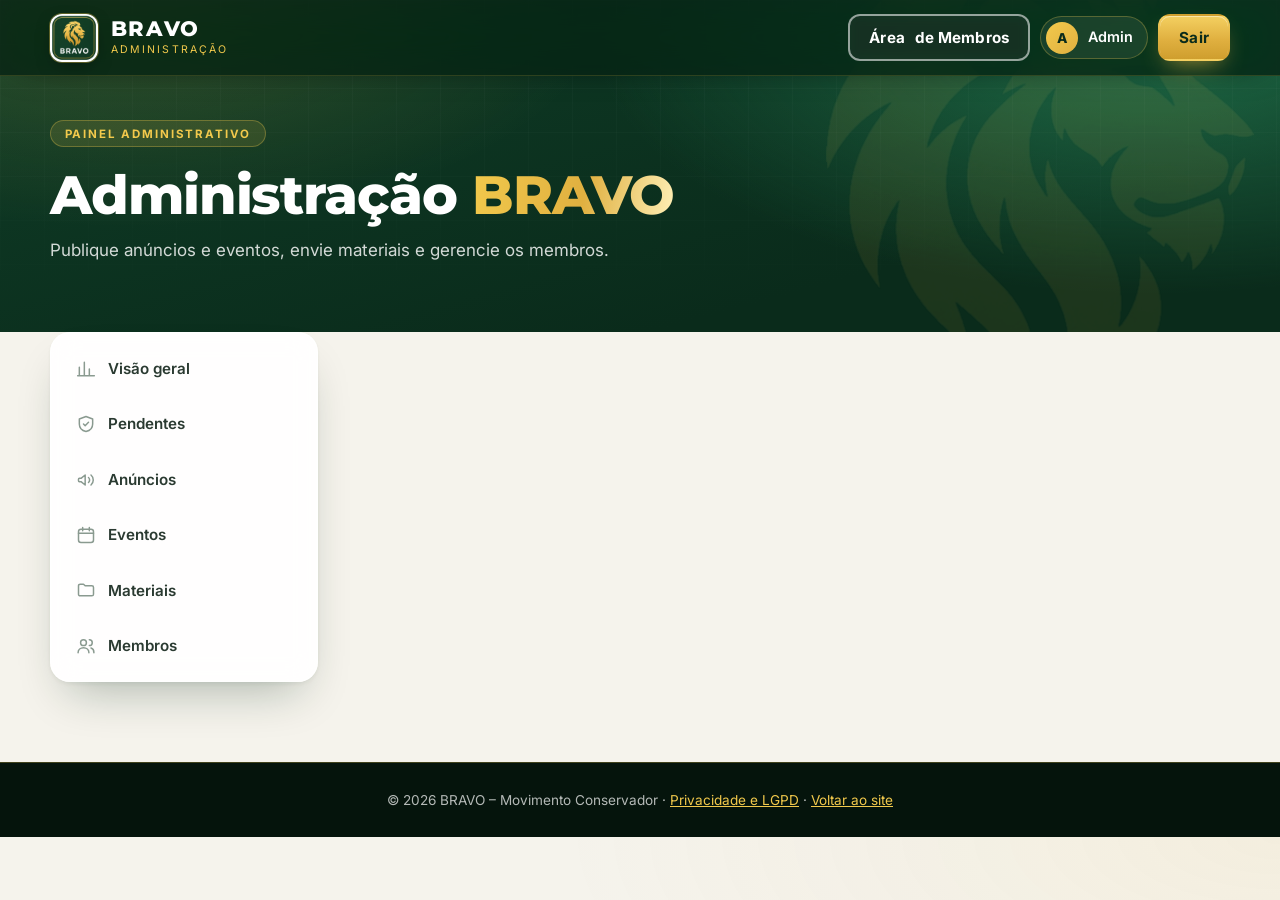
<file: admin/index.html>
<!DOCTYPE html>
<html lang="pt-BR">
<head>
  <meta charset="utf-8">
  <meta name="viewport" content="width=device-width, initial-scale=1">
  <title>Administração | BRAVO – Movimento Conservador</title>
  <meta name="description" content="Área de Membros do BRAVO – Movimento Conservador.">
  <meta name="robots" content="noindex, nofollow">
  <meta name="theme-color" content="#0f3d27">
  <link rel="icon" href="../assets/favicon.ico" sizes="any">
  <link rel="icon" type="image/png" sizes="32x32" href="../assets/favicon-32.png">
  <link rel="apple-touch-icon" href="../assets/apple-touch-icon.png">
  <link rel="preconnect" href="https://fonts.googleapis.com">
  <link rel="preconnect" href="https://fonts.gstatic.com" crossorigin>
  <link href="https://fonts.googleapis.com/css2?family=Inter:wght@400;500;600;700;800&family=Montserrat:wght@600;700;800&family=Playfair+Display:ital,wght@0,500;0,600;0,700;0,800;1,500;1,600&display=swap" rel="stylesheet">
  <script src="../assets/js-flag.js"></script>
  <link rel="stylesheet" href="../style.css">
  <link rel="stylesheet" href="../membros/assets/members.css">
  <script src="https://cdn.onesignal.com/sdks/web/v16/OneSignalSDK.page.js" defer></script>
  <script>
    window.OneSignalDeferred = window.OneSignalDeferred || [];
    OneSignalDeferred.push(async function(OneSignal) {
      await OneSignal.init({
        appId: "33b11cd3-1f04-46f1-8714-53c7b37c42d5",
        safari_web_id: "web.onesignal.auto.1592f4e8-7629-48b3-b916-fa35b5011e11",
        notifyButton: {
          enable: true,
        },
        serviceWorkerParam: { scope: "/bravo-movimento/" },
        serviceWorkerPath: "bravo-movimento/OneSignalSDKWorker.js",
      });
    });
  </script>
</head>
<body class="m-body">
  <a class="skip-link" href="#conteudo">Pular para o conteúdo</a>
  <header class="site-header solid">
    <div class="container nav-wrap">
      <a href="../" class="brand" aria-label="BRAVO – Movimento Conservador, voltar ao site">
        <img src="../assets/logo.jpg" alt="Logotipo BRAVO: leão dourado sobre fundo verde" width="48" height="48">
        <span class="brand-text"><strong>BRAVO</strong><small>Administração</small></span>
      </a>
      <div class="header-actions">
        <a class="btn btn-ghost btn-sm" href="../membros/index.html">Área<span class="hide-sm"> de Membros</span></a>
        <span class="user-chip"><span class="avatar" id="user-avatar" aria-hidden="true">A</span><span id="user-name">Admin</span></span>
        <button type="button" class="btn btn-gold btn-sm" id="logout-btn">Sair</button>
      </div>
    </div>
  </header>

  <section class="dash-hero" aria-labelledby="admin-title">
    <div class="container">
      <p class="eyebrow">Painel administrativo</p>
      <h1 id="admin-title">Administração <span class="gold-text">BRAVO</span></h1>
      <p class="sub">Publique anúncios e eventos, envie materiais e gerencie os membros.</p>
    </div>
  </section>

  <main id="conteudo" class="container dash-layout">
    <div class="dash-nav" role="tablist" aria-label="Seções da administração" aria-orientation="vertical">
        <button type="button" class="m-tab" role="tab" id="tab-visao" aria-controls="panel-visao" aria-selected="false" tabindex="-1" data-tab="visao"><span data-ico="chart"></span>Visão geral</button>
        <button type="button" class="m-tab" role="tab" id="tab-pendentes" aria-controls="panel-pendentes" aria-selected="false" tabindex="-1" data-tab="pendentes"><span data-ico="shield"></span>Pendentes<span class="count" id="count-pend" hidden></span></button>
        <button type="button" class="m-tab" role="tab" id="tab-anuncios" aria-controls="panel-anuncios" aria-selected="false" tabindex="-1" data-tab="anuncios"><span data-ico="megaphone"></span>Anúncios</button>
        <button type="button" class="m-tab" role="tab" id="tab-eventos" aria-controls="panel-eventos" aria-selected="false" tabindex="-1" data-tab="eventos"><span data-ico="calendar"></span>Eventos</button>
        <button type="button" class="m-tab" role="tab" id="tab-materiais" aria-controls="panel-materiais" aria-selected="false" tabindex="-1" data-tab="materiais"><span data-ico="folder"></span>Materiais</button>
        <button type="button" class="m-tab" role="tab" id="tab-membros" aria-controls="panel-membros" aria-selected="false" tabindex="-1" data-tab="membros"><span data-ico="users"></span>Membros</button>
    </div>
    <div class="dash-panels">
      <section class="dash-panel" role="tabpanel" id="panel-visao" aria-labelledby="tab-visao" tabindex="0" hidden>
        <div class="panel-head"><div><h2>Visão geral</h2><p>Resumo da Área de Membros.</p></div></div>
        <div class="kpis" id="kpis"><div class="loading">Carregando…</div></div>
      </section>

      <section class="dash-panel" role="tabpanel" id="panel-pendentes" aria-labelledby="tab-pendentes" tabindex="0" hidden>
        <div class="panel-head"><div><h2>Pendentes de verificação</h2><p>Confira os dados e as redes sociais antes de aprovar. Membros aprovados passam a ver todo o conteúdo e o grupo de verificados.</p></div></div>
        <div class="pend-list" id="adm-pend"><div class="loading">Carregando…</div></div>
      </section>

      <section class="dash-panel" role="tabpanel" id="panel-anuncios" aria-labelledby="tab-anuncios" tabindex="0" hidden>
        <div class="panel-head"><div><h2>Anúncios</h2><p>Aparecem no mural dos membros. Fixados ficam no topo.</p></div><button type="button" class="btn btn-gold btn-sm" id="new-ann">+ Novo anúncio</button></div>
        <div class="stack" id="adm-ann"><div class="loading">Carregando…</div></div>
      </section>

      <section class="dash-panel" role="tabpanel" id="panel-eventos" aria-labelledby="tab-eventos" tabindex="0" hidden>
        <div class="panel-head"><div><h2>Eventos</h2><p>Data e hora no horário de Brasília.</p></div><button type="button" class="btn btn-gold btn-sm" id="new-ev">+ Novo evento</button></div>
        <div class="stack" id="adm-ev"><div class="loading">Carregando…</div></div>
      </section>

      <section class="dash-panel" role="tabpanel" id="panel-materiais" aria-labelledby="tab-materiais" tabindex="0" hidden>
        <div class="panel-head"><div><h2>Materiais</h2><p>Envie arquivos de qualquer formato (até <span id="max-mb">4</span> MB cada, 300 MB no total) ou cadastre links externos.</p></div>
          <div style="display:flex;gap:.5rem;flex-wrap:wrap"><button type="button" class="btn btn-gold btn-sm" id="new-file">+ Enviar arquivo</button><button type="button" class="btn btn-ghost-dark btn-sm" id="new-link">+ Link externo</button></div></div>
        <div class="stack" id="adm-mat"><div class="loading">Carregando…</div></div>
      </section>

      <section class="dash-panel" role="tabpanel" id="panel-membros" aria-labelledby="tab-membros" tabindex="0" hidden>
        <div class="panel-head"><div><h2>Membros</h2><p>CPF sempre mascarado na tela.</p></div>
          <div style="display:flex;gap:.5rem;flex-wrap:wrap"><button type="button" class="btn btn-ghost-dark btn-sm" id="csv-link">Exportar CSV (CPF mascarado)</button><button type="button" class="btn btn-outline-danger btn-sm" id="csv-full">CSV com CPF completo…</button></div></div>
        <div class="filters">
          <div class="search-wrap"><span data-ico="search"></span><input type="search" id="mem-q" placeholder="Buscar por nome, e-mail ou cidade…" aria-label="Buscar membros" maxlength="80"></div>
          <select class="m-select" id="mem-role" aria-label="Filtrar por papel"><option value="">Todos os papéis</option><option value="member">Membros</option><option value="admin">Administradores</option></select>
          <select class="m-select" id="mem-status" aria-label="Filtrar por situação"><option value="">Todas as situações</option><option value="nao_verificado">Não verificados</option><option value="verificado">Verificados</option><option value="banido">Recusados/banidos</option></select>
        </div>
        <div class="table-wrap"><table class="m-table"><caption class="sr-only">Lista de membros</caption>
          <thead><tr><th scope="col">Nº</th><th scope="col">Nome</th><th scope="col">E-mail</th><th scope="col">CPF</th><th scope="col">Local</th><th scope="col">Papel</th><th scope="col">Situação</th><th scope="col">Cadastro</th><th scope="col">Ações</th></tr></thead>
          <tbody id="mem-body"><tr><td colspan="9" class="loading">Carregando…</td></tr></tbody></table></div>
        <div class="pager"><span id="mem-info"></span><div style="display:flex;gap:.5rem"><button type="button" class="btn btn-ghost-dark btn-xs" id="mem-prev">← Anterior</button><button type="button" class="btn btn-ghost-dark btn-xs" id="mem-next">Próxima →</button></div></div>
      </section>
    </div>
  </main>

  <dialog class="m-dialog sm" id="form-dlg" aria-labelledby="form-dlg-title">
    <form id="dlg-form" novalidate>
      <div class="dlg-head"><h3 id="form-dlg-title">Formulário</h3><button type="button" class="dlg-close" data-close aria-label="Fechar">&times;</button></div>
      <div class="dlg-body"><div id="dlg-alert" class="alert alert-error" role="alert" hidden></div><div id="dlg-fields"></div>
        <div class="progress-bar" id="dlg-progress" hidden><i></i></div></div>
      <div class="dlg-foot"><button type="button" class="btn btn-ghost-dark btn-sm" data-close>Cancelar</button><button type="submit" class="btn btn-gold btn-sm" id="dlg-submit">Salvar</button></div>
    </form>
  </dialog>
  <dialog class="m-dialog sm" id="confirm-dlg" aria-labelledby="confirm-title">
    <form id="confirm-form" novalidate>
      <div class="dlg-head"><h3 id="confirm-title">Confirmar</h3><button type="button" class="dlg-close" data-close aria-label="Fechar">&times;</button></div>
      <div class="dlg-body"><div id="confirm-alert" class="alert alert-error" role="alert" hidden></div><div id="confirm-body"></div></div>
      <div class="dlg-foot"><button type="button" class="btn btn-ghost-dark btn-sm" data-close>Cancelar</button><button type="submit" class="btn btn-danger btn-sm" id="confirm-ok">Confirmar</button></div>
    </form>
  </dialog>
  <dialog class="m-dialog sm" id="rsvp-dlg" aria-labelledby="rsvp-title">
    <div class="dlg-head"><h3 id="rsvp-title">Confirmados</h3><button type="button" class="dlg-close" data-close aria-label="Fechar">&times;</button></div>
    <div class="dlg-body" id="rsvp-body"></div>
  </dialog>
  <footer class="m-footer">
    <div class="container">© <span id="year">2026</span> BRAVO – Movimento Conservador · <a href="../membros/privacidade.html">Privacidade e LGPD</a> · <a href="../">Voltar ao site</a></div>
  </footer>
  <div class="toast" id="toast" role="status" aria-live="polite"></div>
  <script src="../membros/assets/common.js"></script>
  <script src="assets/admin.js"></script>
</body>
</html>
</file>
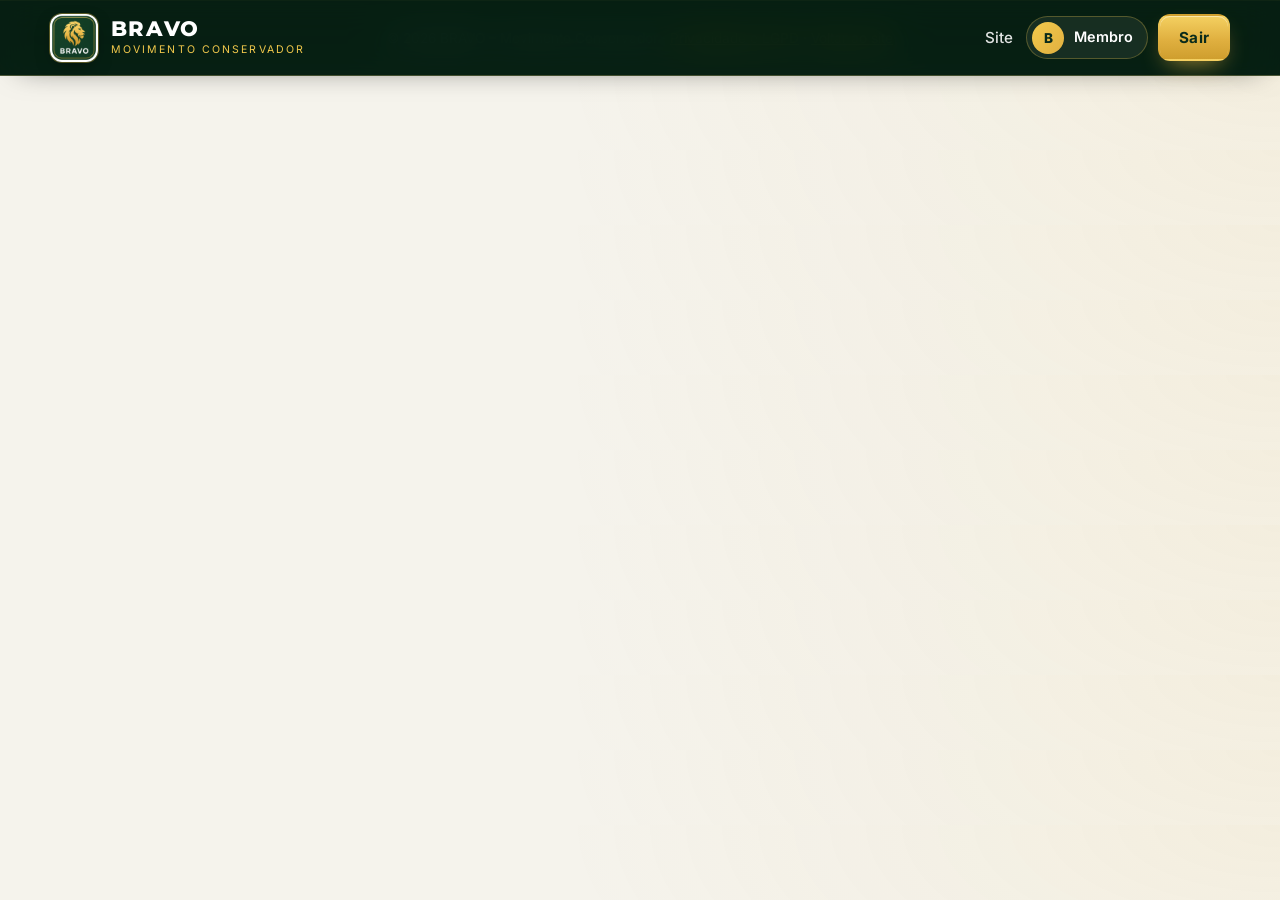
<file: membros/index.html>
<!DOCTYPE html>
<html lang="pt-BR">
<head>
  <meta charset="utf-8">
  <meta name="viewport" content="width=device-width, initial-scale=1">
  <title>Área de Membros | BRAVO – Movimento Conservador</title>
  <meta name="description" content="Área de Membros do BRAVO – Movimento Conservador.">
  <meta name="robots" content="noindex, nofollow">
  <meta name="theme-color" content="#0f3d27">
  <link rel="icon" href="../assets/favicon.ico" sizes="any">
  <link rel="icon" type="image/png" sizes="32x32" href="../assets/favicon-32.png">
  <link rel="apple-touch-icon" href="../assets/apple-touch-icon.png">
  <link rel="preconnect" href="https://fonts.googleapis.com">
  <link rel="preconnect" href="https://fonts.gstatic.com" crossorigin>
  <link href="https://fonts.googleapis.com/css2?family=Inter:wght@400;500;600;700;800&family=Montserrat:wght@600;700;800&family=Playfair+Display:ital,wght@0,500;0,600;0,700;0,800;1,500;1,600&display=swap" rel="stylesheet">
  <script src="../assets/js-flag.js"></script>
  <link rel="stylesheet" href="../style.css">
  <link rel="stylesheet" href="assets/members.css">
  <script src="https://cdn.onesignal.com/sdks/web/v16/OneSignalSDK.page.js" defer></script>
  <script>
    window.OneSignalDeferred = window.OneSignalDeferred || [];
    OneSignalDeferred.push(async function(OneSignal) {
      await OneSignal.init({
        appId: "33b11cd3-1f04-46f1-8714-53c7b37c42d5",
        safari_web_id: "web.onesignal.auto.1592f4e8-7629-48b3-b916-fa35b5011e11",
        notifyButton: {
          enable: true,
        },
        serviceWorkerParam: { scope: "/bravo-movimento/" },
        serviceWorkerPath: "bravo-movimento/OneSignalSDKWorker.js",
      });
    });
  </script>
</head>
<body class="m-body">
  <a class="skip-link" href="#conteudo">Pular para o conteúdo</a>
  <header class="site-header solid">
    <div class="container nav-wrap">
      <a href="../" class="brand" aria-label="BRAVO – Movimento Conservador, voltar ao site">
        <img src="../assets/logo.jpg" alt="Logotipo BRAVO: leão dourado sobre fundo verde" width="48" height="48">
        <span class="brand-text"><strong>BRAVO</strong><small>Movimento Conservador</small></span>
      </a>
      <div class="header-actions">
        <a class="header-link hide-sm" href="../">Site</a>
        <a class="btn btn-ghost btn-sm" id="admin-link" href="../admin/index.html" hidden>Admin<span class="hide-sm">istração</span></a>
        <span class="user-chip" title="Sua conta"><span class="avatar" id="user-avatar" aria-hidden="true">B</span><span id="user-name">Membro</span></span>
        <button type="button" class="btn btn-gold btn-sm" id="logout-btn">Sair</button>
      </div>
    </div>
  </header>

  <section class="pending-wrap" id="pending-screen" hidden aria-live="polite">
    <div class="pending-card" id="pending-card">
      <div class="pending-ico" aria-hidden="true"><svg viewBox="0 0 24 24"><path d="M12 3l8 3v6c0 4.5-3.2 8-8 9-4.8-1-8-4.5-8-9V6l8-3z"/><path d="M12 8v4l2.5 1.5"/></svg></div>
      <h1 id="pending-title">AGUARDE A VERIFICAÇÃO DE SEGURANÇA</h1>
      <p id="pending-text">Seu cadastro foi recebido e está em análise pela coordenação do BRAVO. Por segurança, conferimos os dados e as redes sociais informadas antes de liberar o acesso à Área de Membros.</p>
      <p id="pending-text2">Assim que a verificação for concluída, basta entrar novamente para acessar anúncios, eventos, materiais e o grupo de verificados.</p>
      <button type="button" class="btn btn-gold" id="pending-logout">Sair</button>
    </div>
  </section>

  <section class="dash-hero" id="dash-hero" hidden aria-labelledby="welcome-title">
    <div class="container">
      <p class="eyebrow">Área de Membros</p>
      <h1 id="welcome-title">Bem-vindo(a), <span class="gold-text" id="welcome-name">membro</span></h1>
      <p class="sub">Acompanhe os comunicados, confirme presença nos eventos e acesse os materiais do movimento.</p>
      <div class="stat-row" id="stats" aria-label="Resumo"></div>
    </div>
  </section>

  <div class="container" id="wa-slot"></div>
  <main id="conteudo" class="container dash-layout" hidden>
    <div class="dash-nav" role="tablist" aria-label="Seções da Área de Membros" aria-orientation="vertical">
        <button type="button" class="m-tab" role="tab" id="tab-mural" aria-controls="panel-mural" aria-selected="false" tabindex="-1" data-tab="mural"><span data-ico="megaphone"></span>Mural de anúncios<span class="count" id="count-mural" hidden></span></button>
        <button type="button" class="m-tab" role="tab" id="tab-eventos" aria-controls="panel-eventos" aria-selected="false" tabindex="-1" data-tab="eventos"><span data-ico="calendar"></span>Eventos<span class="count" id="count-eventos" hidden></span></button>
        <button type="button" class="m-tab" role="tab" id="tab-materiais" aria-controls="panel-materiais" aria-selected="false" tabindex="-1" data-tab="materiais"><span data-ico="folder"></span>Materiais</button>
        <button type="button" class="m-tab" role="tab" id="tab-carteira" aria-controls="panel-carteira" aria-selected="false" tabindex="-1" data-tab="carteira"><span data-ico="idcard"></span>Carteirinha</button>
        <button type="button" class="m-tab" role="tab" id="tab-perfil" aria-controls="panel-perfil" aria-selected="false" tabindex="-1" data-tab="perfil"><span data-ico="user"></span>Meu perfil</button>
    </div>

    <div class="dash-panels">
      <section class="dash-panel" role="tabpanel" id="panel-mural" aria-labelledby="tab-mural" tabindex="0" hidden>
        <div class="panel-head"><div><h2>Mural de anúncios</h2><p>Comunicados oficiais da coordenação.</p></div></div>
        <div class="stack" id="ann-list"><div class="loading">Carregando…</div></div>
      </section>

      <section class="dash-panel" role="tabpanel" id="panel-eventos" aria-labelledby="tab-eventos" tabindex="0" hidden>
        <div class="panel-head"><div><h2>Eventos</h2><p>Confirme sua presença. Você pode cancelar quando quiser.</p></div></div>
        <div class="seg" role="group" aria-label="Filtrar eventos">
          <button type="button" data-ev="next" aria-pressed="true">Próximos</button>
          <button type="button" data-ev="past" aria-pressed="false">Realizados</button>
        </div>
        <div class="stack" id="ev-list"><div class="loading">Carregando…</div></div>
      </section>

      <section class="dash-panel" role="tabpanel" id="panel-materiais" aria-labelledby="tab-materiais" tabindex="0" hidden>
        <div class="panel-head"><div><h2>Materiais</h2><p>Documentos, vídeos, áudios, apresentações e links. Qualquer formato.</p></div></div>
        <div class="mat-toolbar">
          <div class="search-wrap"><span data-ico="search"></span><input type="search" id="mat-search" placeholder="Buscar por título, descrição ou arquivo…" aria-label="Buscar materiais" maxlength="80"></div>
          <select class="m-select" id="mat-type" aria-label="Filtrar por tipo">
            <option value="">Todos os tipos</option>
            <option value="pdf">PDF</option><option value="doc">Documentos</option><option value="sheet">Planilhas</option><option value="slides">Apresentações</option><option value="image">Imagens</option><option value="video">Vídeos</option><option value="audio">Áudios</option><option value="archive">Compactados</option><option value="link">Links</option><option value="other">Outros</option>
          </select>
        </div>
        <div class="cat-chips" id="mat-cats" role="group" aria-label="Filtrar por categoria"></div>
        <div class="mat-grid" id="mat-list"><div class="loading">Carregando…</div></div>
      </section>

      <section class="dash-panel" role="tabpanel" id="panel-carteira" aria-labelledby="tab-carteira" tabindex="0" hidden>
        <div class="panel-head"><div><h2>Carteirinha virtual</h2><p>Sua identificação oficial de membro verificado do BRAVO.</p></div></div>
        <div class="carteira-wrap">
          <div class="mcard" id="mcard" aria-label="Carteirinha virtual BRAVO">
            <div class="mcard-bg" aria-hidden="true"></div>
            <div class="mcard-top"><img src="../assets/logo.jpg" alt="" width="44" height="44"><div><strong>BRAVO</strong><small>Movimento Conservador</small></div><span class="mcard-chip">Membro verificado</span></div>
            <div class="mcard-main">
              <div class="mcard-photo" id="mcard-photo"><span id="mcard-initials">B</span></div>
              <div class="mcard-info">
                <small>Nome</small><strong id="mcard-name">—</strong>
                <div class="mcard-row"><div><small>Nº de membro</small><b id="mcard-no">—</b></div><div><small>Membro desde</small><b id="mcard-since">—</b></div></div>
                <span class="st-badge st-verificado" id="mcard-status">Verificado</span>
              </div>
            </div>
            <div class="mcard-motto">Deus, Pátria, Família e Liberdade</div>
          </div>
          <div class="card-flat carteira-actions">
            <h3>Foto e download</h3>
            <p class="help-txt">Use uma foto de rosto nítida (JPG, PNG ou WebP). Ela é reduzida automaticamente e guardada com segurança (máx. 1 MB).</p>
            <input type="file" id="photo-input" accept="image/jpeg,image/png,image/webp" hidden>
            <div class="btn-row">
              <button type="button" class="btn btn-gold" id="photo-btn"><span data-ico="camera"></span> Enviar / trocar foto</button>
              <button type="button" class="btn btn-ghost-dark" id="photo-del" hidden>Remover foto</button>
            </div>
            <div class="btn-row">
              <button type="button" class="btn btn-ghost-dark" id="card-png"><span data-ico="download"></span> Baixar PNG</button>
              <button type="button" class="btn btn-ghost-dark" id="card-pdf"><span data-ico="download"></span> Baixar PDF</button>
            </div>
          </div>
        </div>
      </section>

      <section class="dash-panel" role="tabpanel" id="panel-perfil" aria-labelledby="tab-perfil" tabindex="0" hidden>
        <div class="panel-head"><div><h2>Meu perfil</h2><p>Mantenha seus dados atualizados.</p></div></div>

        <div class="card-flat">
          <h3>Dados pessoais</h3>
          <div id="profile-alert" class="alert" role="status" hidden></div>
          <form id="profile-form" novalidate>
            <div class="field-grid">
              <div class="field"><label for="p-nome">Nome</label><input type="text" id="p-nome" name="nome" maxlength="60" required autocomplete="given-name"><span class="error" aria-live="polite"></span></div>
              <div class="field"><label for="p-sobrenome">Sobrenome</label><input type="text" id="p-sobrenome" name="sobrenome" maxlength="80" required autocomplete="family-name"><span class="error" aria-live="polite"></span></div>
              <div class="field"><label for="p-email">E-mail</label><input type="email" id="p-email" name="email" maxlength="254" readonly aria-describedby="p-email-help" autocomplete="email"><span class="help" id="p-email-help">Para alterar o e-mail, fale com a coordenação.</span><span class="error" aria-live="polite"></span></div>
              <div class="field"><label for="p-telefone">Telefone / WhatsApp</label><input type="tel" id="p-telefone" name="telefone" maxlength="20" required autocomplete="tel"><span class="error" aria-live="polite"></span></div>
              <div class="field"><label for="p-pais">País</label>
                <select id="p-pais" name="pais" required>
                  <option value="Brasil">Brasil</option>
                  <option>Portugal</option>
                  <option>Estados Unidos</option>
                  <option>Argentina</option>
                  <option>Paraguai</option>
                  <option>Uruguai</option>
                  <option>Chile</option>
                  <option>Bolívia</option>
                  <option>Colômbia</option>
                  <option>Peru</option>
                  <option>Venezuela</option>
                  <option>Canadá</option>
                  <option>México</option>
                  <option>Reino Unido</option>
                  <option>Irlanda</option>
                  <option>Espanha</option>
                  <option>Itália</option>
                  <option>França</option>
                  <option>Alemanha</option>
                  <option>Suíça</option>
                  <option>Países Baixos</option>
                  <option>Bélgica</option>
                  <option>Japão</option>
                  <option>China</option>
                  <option>Austrália</option>
                  <option>Nova Zelândia</option>
                  <option>Emirados Árabes Unidos</option>
                  <option>Israel</option>
                  <option>Angola</option>
                  <option>Moçambique</option>
                  <option>Cabo Verde</option>
                  <option>África do Sul</option>
                  <option value="__outro">Outro país (digitar)…</option>
                </select>
                <input type="text" id="p-paisOutro" name="paisOutro" maxlength="60" placeholder="Digite o país" aria-label="Nome do país" hidden>
                <span class="error" aria-live="polite"></span></div>
              <div class="field"><label>CPF</label><div><span class="cpf-badge" id="p-cpf">—</span></div><span class="help">O CPF não pode ser alterado pelo painel. Para corrigi-lo, fale com a coordenação.</span></div>
              <div class="field"><label for="p-estado">Estado</label>
                <select id="p-estado" name="estado"><option value="">Selecione…</option>
                  <option value="AC">AC – Acre</option>
                  <option value="AL">AL – Alagoas</option>
                  <option value="AP">AP – Amapá</option>
                  <option value="AM">AM – Amazonas</option>
                  <option value="BA">BA – Bahia</option>
                  <option value="CE">CE – Ceará</option>
                  <option value="DF">DF – Distrito Federal</option>
                  <option value="ES">ES – Espírito Santo</option>
                  <option value="GO">GO – Goiás</option>
                  <option value="MA">MA – Maranhão</option>
                  <option value="MT">MT – Mato Grosso</option>
                  <option value="MS">MS – Mato Grosso do Sul</option>
                  <option value="MG">MG – Minas Gerais</option>
                  <option value="PA">PA – Pará</option>
                  <option value="PB">PB – Paraíba</option>
                  <option value="PR">PR – Paraná</option>
                  <option value="PE">PE – Pernambuco</option>
                  <option value="PI">PI – Piauí</option>
                  <option value="RJ">RJ – Rio de Janeiro</option>
                  <option value="RN">RN – Rio Grande do Norte</option>
                  <option value="RS">RS – Rio Grande do Sul</option>
                  <option value="RO">RO – Rondônia</option>
                  <option value="RR">RR – Roraima</option>
                  <option value="SC">SC – Santa Catarina</option>
                  <option value="SP">SP – São Paulo</option>
                  <option value="SE">SE – Sergipe</option>
                  <option value="TO">TO – Tocantins</option>
                </select>
                <input type="text" id="p-estadoTxt" name="estadoTxt" maxlength="60" placeholder="Estado / província / região" aria-label="Estado, província ou região" hidden>
                <span class="error" aria-live="polite"></span></div>
              <div class="field"><label for="p-cidade">Cidade</label><input type="text" id="p-cidade" name="cidade" maxlength="80" required autocomplete="address-level2"><span class="error" aria-live="polite"></span></div>
              <div class="field full" id="p-senha-wrap" hidden><label for="p-senhaAtual">Senha atual <small>(necessária para alterar o e-mail)</small></label>
                <div class="pw-wrap"><input type="password" id="p-senhaAtual" name="senhaAtual" autocomplete="current-password" maxlength="72"><button type="button" class="pw-toggle" aria-label="Mostrar senha" aria-pressed="false"></button></div><span class="error" aria-live="polite"></span></div>
            </div>
            <button type="submit" class="btn btn-gold" id="profile-save">Salvar alterações</button>
          </form>
        </div>

        <div class="card-flat">
          <h3>Alterar senha</h3>
          <div id="pw-alert" class="alert" role="status" hidden></div>
          <form id="pw-form" novalidate>
            <div class="field-grid">
              <div class="field full"><label for="pw-atual">Senha atual</label><div class="pw-wrap"><input type="password" id="pw-atual" name="senhaAtual" autocomplete="current-password" required maxlength="72"><button type="button" class="pw-toggle" aria-label="Mostrar senha" aria-pressed="false"></button></div><span class="error" aria-live="polite"></span></div>
              <div class="field"><label for="pw-nova">Nova senha <small>(mín. 8)</small></label><div class="pw-wrap"><input type="password" id="pw-nova" name="novaSenha" autocomplete="new-password" required minlength="8" maxlength="72"><button type="button" class="pw-toggle" aria-label="Mostrar senha" aria-pressed="false"></button></div><span class="error" aria-live="polite"></span></div>
              <div class="field"><label for="pw-conf">Confirmar nova senha</label><div class="pw-wrap"><input type="password" id="pw-conf" name="confirmarSenha" autocomplete="new-password" required minlength="8" maxlength="72"><button type="button" class="pw-toggle" aria-label="Mostrar senha" aria-pressed="false"></button></div><span class="error" aria-live="polite"></span></div>
            </div>
            <button type="submit" class="btn btn-gold" id="pw-save">Alterar senha</button>
          </form>
        </div>

        <div class="card-flat">
          <h3>Privacidade e dados (LGPD)</h3>
          <p style="color:var(--muted);margin-bottom:1rem">Você pode baixar uma cópia dos seus dados ou excluir sua conta definitivamente. <a class="inline-link" href="privacidade.html" target="_blank" rel="noopener">Política de Privacidade</a>.</p>
          <div style="display:flex;flex-wrap:wrap;gap:.7rem">
            <button type="button" class="btn btn-ghost-dark" id="export-btn">Baixar meus dados (JSON)</button>
            <button type="button" class="btn btn-outline-danger" id="delete-btn">Excluir minha conta</button>
          </div>
        </div>
      </section>
    </div>
  </main>

  <dialog class="m-dialog" id="preview-dlg" aria-labelledby="preview-title">
    <div class="dlg-head"><h3 id="preview-title">Pré-visualização</h3><button type="button" class="dlg-close" id="preview-close" aria-label="Fechar">&times;</button></div>
    <div class="dlg-body pad0"><div class="preview-stage" id="preview-stage"></div></div>
    <div class="dlg-foot"><a class="btn btn-gold btn-sm" id="preview-dl" href="#">Baixar arquivo</a><button type="button" class="btn btn-ghost-dark btn-sm" id="preview-close2">Fechar</button></div>
  </dialog>

  <dialog class="m-dialog sm" id="delete-dlg" aria-labelledby="delete-title">
    <form id="delete-form" method="dialog" novalidate>
      <div class="dlg-head"><h3 id="delete-title">Excluir minha conta</h3><button type="button" class="dlg-close" data-close aria-label="Fechar">&times;</button></div>
      <div class="dlg-body">
        <div id="delete-alert" class="alert alert-error" role="alert" hidden></div>
        <p style="margin-bottom:1rem">Esta ação é <strong>permanente</strong>: seus dados e confirmações de presença serão apagados. Digite sua senha para confirmar.</p>
        <div class="field"><label for="del-senha">Senha</label><div class="pw-wrap"><input type="password" id="del-senha" name="senha" autocomplete="current-password" maxlength="72" required><button type="button" class="pw-toggle" aria-label="Mostrar senha" aria-pressed="false"></button></div><span class="error" aria-live="polite"></span></div>
      </div>
      <div class="dlg-foot"><button type="button" class="btn btn-ghost-dark btn-sm" data-close>Cancelar</button><button type="submit" class="btn btn-danger btn-sm" id="delete-confirm">Excluir definitivamente</button></div>
    </form>
  </dialog>
  <footer class="m-footer">
    <div class="container">© <span id="year">2026</span> BRAVO – Movimento Conservador · <a href="privacidade.html">Privacidade e LGPD</a> · <a href="../">Voltar ao site</a></div>
  </footer>
  <div class="toast" id="toast" role="status" aria-live="polite"></div>
  <script src="assets/common.js"></script>
  <script src="assets/carteirinha.js"></script>
  <script src="assets/dashboard.js"></script>
</body>
</html>
</file>
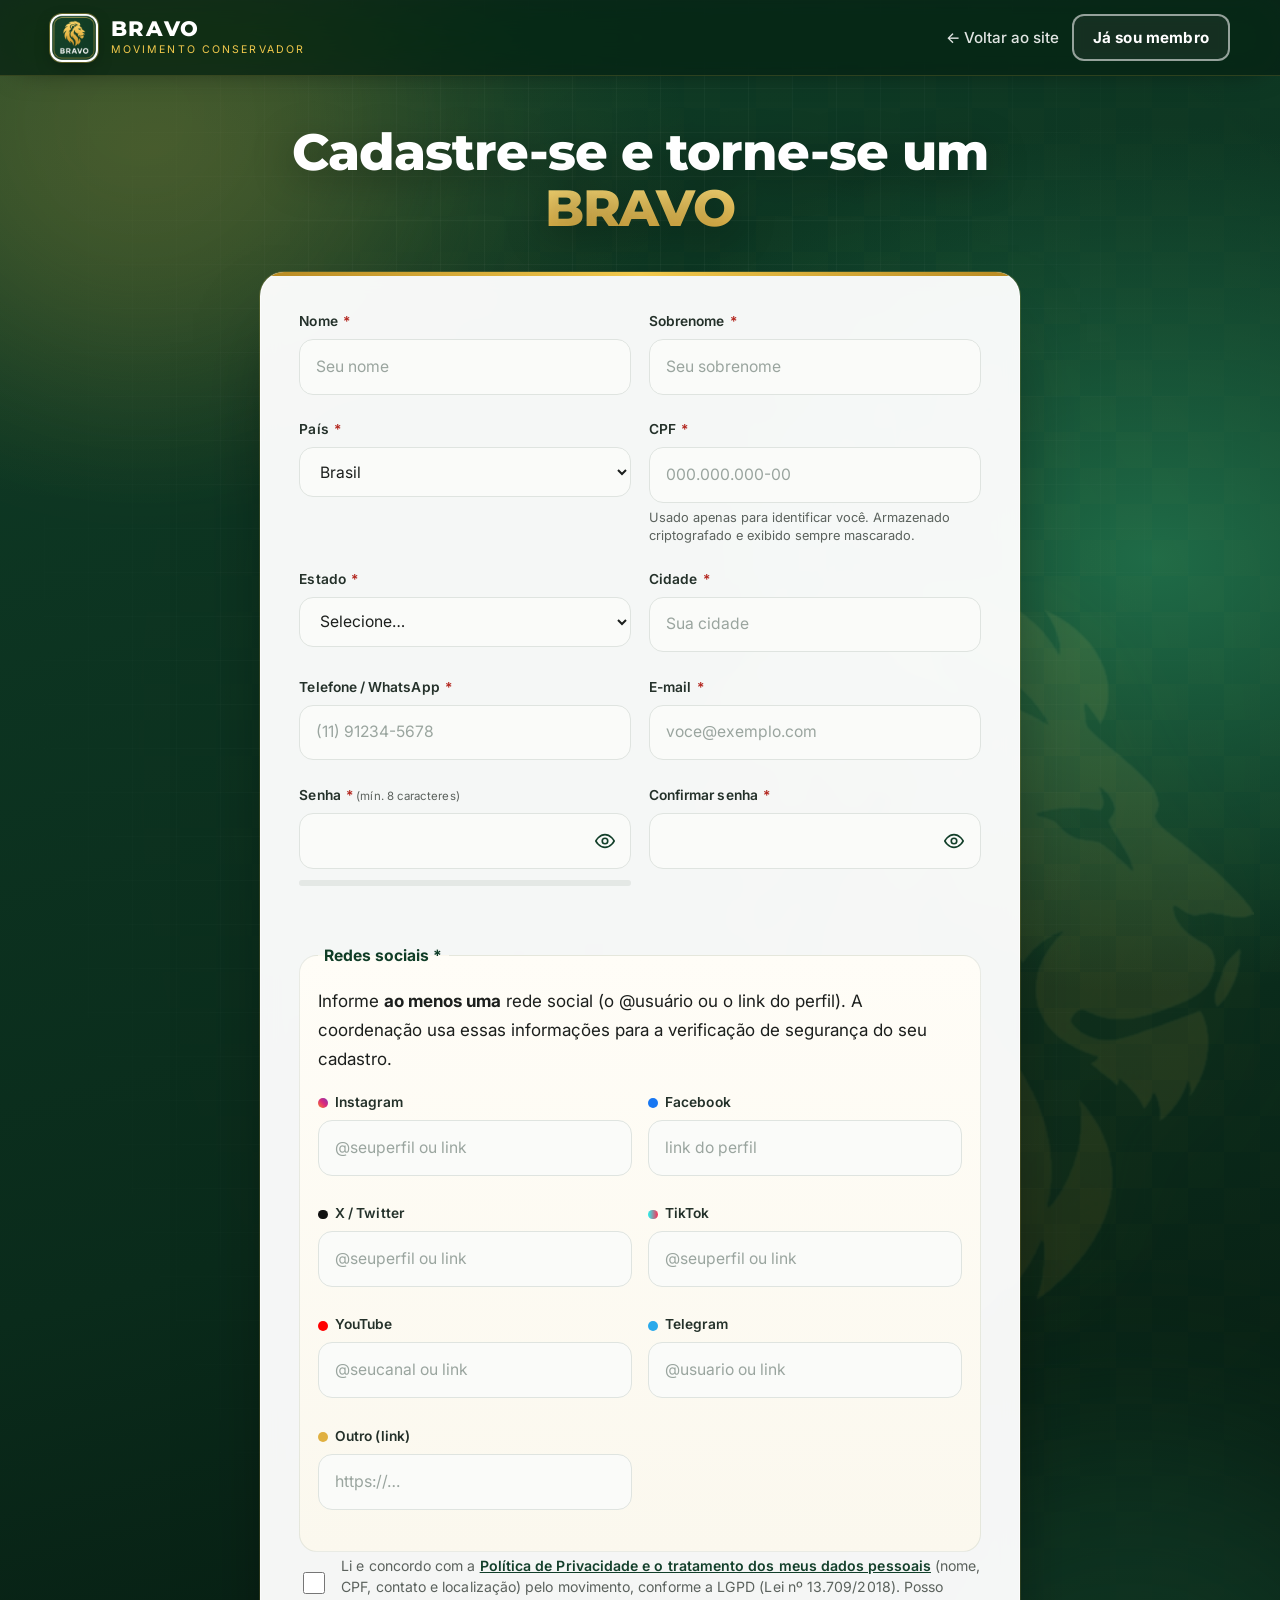
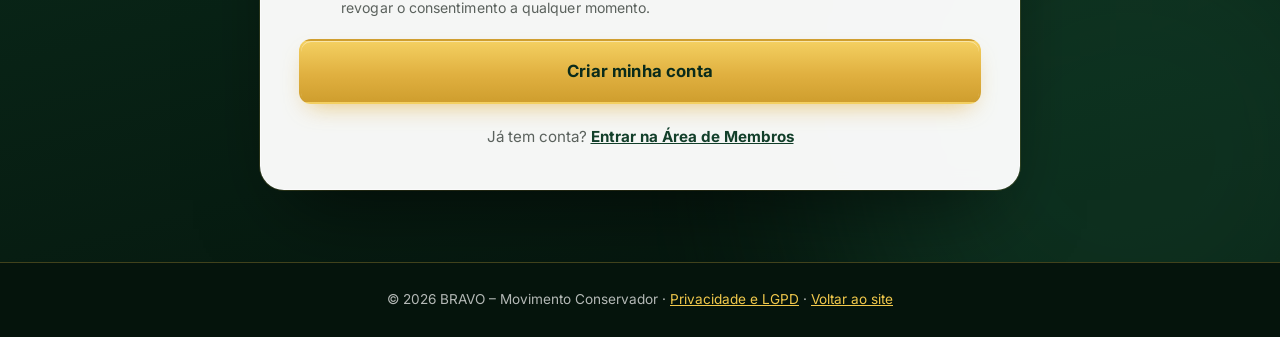
<file: membros/cadastro.html>
<!DOCTYPE html>
<html lang="pt-BR">
<head>
  <meta charset="utf-8">
  <meta name="viewport" content="width=device-width, initial-scale=1">
  <title>Cadastro de membro | BRAVO – Movimento Conservador</title>
  <meta name="description" content="Cadastre-se como membro do BRAVO e tenha acesso a anúncios, eventos e materiais exclusivos.">
  <meta name="robots" content="noindex, nofollow">
  <meta name="theme-color" content="#0f3d27">
  <link rel="icon" href="../assets/favicon.ico" sizes="any">
  <link rel="icon" type="image/png" sizes="32x32" href="../assets/favicon-32.png">
  <link rel="apple-touch-icon" href="../assets/apple-touch-icon.png">
  <link rel="preconnect" href="https://fonts.googleapis.com">
  <link rel="preconnect" href="https://fonts.gstatic.com" crossorigin>
  <link href="https://fonts.googleapis.com/css2?family=Inter:wght@400;500;600;700;800&family=Montserrat:wght@600;700;800&family=Playfair+Display:ital,wght@0,500;0,600;0,700;0,800;1,500;1,600&display=swap" rel="stylesheet">
  <script src="../assets/js-flag.js"></script>
  <link rel="stylesheet" href="../style.css">
  <link rel="stylesheet" href="assets/members.css">
  <script src="https://cdn.onesignal.com/sdks/web/v16/OneSignalSDK.page.js" defer></script>
  <script>
    window.OneSignalDeferred = window.OneSignalDeferred || [];
    OneSignalDeferred.push(async function(OneSignal) {
      await OneSignal.init({
        appId: "33b11cd3-1f04-46f1-8714-53c7b37c42d5",
        safari_web_id: "web.onesignal.auto.1592f4e8-7629-48b3-b916-fa35b5011e11",
        notifyButton: {
          enable: true,
        },
        serviceWorkerParam: { scope: "/bravo-movimento/" },
        serviceWorkerPath: "bravo-movimento/OneSignalSDKWorker.js",
      });
    });
  </script>
</head>
<body>
  <a class="skip-link" href="#conteudo">Pular para o conteúdo</a>
  <header class="site-header solid">
    <div class="container nav-wrap">
      <a href="../" class="brand" aria-label="BRAVO – Movimento Conservador, voltar ao site">
        <img src="../assets/logo.jpg" alt="Logotipo BRAVO: leão dourado sobre fundo verde" width="48" height="48">
        <span class="brand-text"><strong>BRAVO</strong><small>Movimento Conservador</small></span>
      </a>
      <div class="header-actions">
        <a class="header-link hide-sm" href="../">← Voltar ao site</a>
        <a class="btn btn-ghost btn-sm" href="login.html">Já sou membro</a>
      </div>
    </div>
  </header>

  <main id="conteudo" class="auth-main">
    <div class="auth-bg" aria-hidden="true">
      <div class="hero-glow glow-a"></div><div class="hero-glow glow-b"></div><div class="hero-pattern"></div>
      <img class="hero-lion" src="../assets/lion.png" alt="" width="462" height="538">
    </div>
    <div class="container auth-single">
      <h1 class="auth-single-title">Cadastre-se e torne-se um <span class="gold-text">BRAVO</span></h1>
      <div class="form-card auth-card">
        <div id="form-alert" class="alert alert-error" role="alert" hidden></div>
        <form id="register-form" novalidate autocomplete="on">
          <div class="field-grid">
            <div class="field">
              <label for="nome">Nome <span class="req">*</span></label>
              <input type="text" id="nome" name="nome" autocomplete="given-name" required maxlength="60" placeholder="Seu nome">
              <span class="error" aria-live="polite"></span>
            </div>
            <div class="field">
              <label for="sobrenome">Sobrenome <span class="req">*</span></label>
              <input type="text" id="sobrenome" name="sobrenome" autocomplete="family-name" required maxlength="80" placeholder="Seu sobrenome">
              <span class="error" aria-live="polite"></span>
            </div>
            <div class="field">
              <label for="pais">País <span class="req">*</span></label>
              <select id="pais" name="pais" autocomplete="country-name" required>
                <option value="Brasil" selected>Brasil</option>
                  <option>Portugal</option>
                  <option>Estados Unidos</option>
                  <option>Argentina</option>
                  <option>Paraguai</option>
                  <option>Uruguai</option>
                  <option>Chile</option>
                  <option>Bolívia</option>
                  <option>Colômbia</option>
                  <option>Peru</option>
                  <option>Venezuela</option>
                  <option>Canadá</option>
                  <option>México</option>
                  <option>Reino Unido</option>
                  <option>Irlanda</option>
                  <option>Espanha</option>
                  <option>Itália</option>
                  <option>França</option>
                  <option>Alemanha</option>
                  <option>Suíça</option>
                  <option>Países Baixos</option>
                  <option>Bélgica</option>
                  <option>Japão</option>
                  <option>China</option>
                  <option>Austrália</option>
                  <option>Nova Zelândia</option>
                  <option>Emirados Árabes Unidos</option>
                  <option>Israel</option>
                  <option>Angola</option>
                  <option>Moçambique</option>
                  <option>Cabo Verde</option>
                  <option>África do Sul</option>
                <option value="__outro">Outro país (digitar)…</option>
              </select>
              <input type="text" id="paisOutro" name="paisOutro" maxlength="60" placeholder="Digite o país" aria-label="Nome do país" hidden>
              <span class="error" aria-live="polite"></span>
            </div>
            <div class="field">
              <label for="cpf">CPF <span class="req" id="cpf-req">*</span> <small id="cpf-opt" hidden>(opcional para quem mora fora do Brasil)</small></label>
              <input type="text" id="cpf" name="cpf" inputmode="numeric" autocomplete="off" maxlength="14" placeholder="000.000.000-00" aria-describedby="cpf-help">
              <span class="help" id="cpf-help">Usado apenas para identificar você. Armazenado criptografado e exibido sempre mascarado.</span>
              <span class="error" aria-live="polite"></span>
            </div>
            <div class="field">
              <label for="estado" id="estado-label">Estado <span class="req">*</span></label>
              <select id="estado" name="estado" autocomplete="address-level1" required>
                <option value="">Selecione…</option>
                  <option value="AC">AC – Acre</option>
                  <option value="AL">AL – Alagoas</option>
                  <option value="AP">AP – Amapá</option>
                  <option value="AM">AM – Amazonas</option>
                  <option value="BA">BA – Bahia</option>
                  <option value="CE">CE – Ceará</option>
                  <option value="DF">DF – Distrito Federal</option>
                  <option value="ES">ES – Espírito Santo</option>
                  <option value="GO">GO – Goiás</option>
                  <option value="MA">MA – Maranhão</option>
                  <option value="MT">MT – Mato Grosso</option>
                  <option value="MS">MS – Mato Grosso do Sul</option>
                  <option value="MG">MG – Minas Gerais</option>
                  <option value="PA">PA – Pará</option>
                  <option value="PB">PB – Paraíba</option>
                  <option value="PR">PR – Paraná</option>
                  <option value="PE">PE – Pernambuco</option>
                  <option value="PI">PI – Piauí</option>
                  <option value="RJ">RJ – Rio de Janeiro</option>
                  <option value="RN">RN – Rio Grande do Norte</option>
                  <option value="RS">RS – Rio Grande do Sul</option>
                  <option value="RO">RO – Rondônia</option>
                  <option value="RR">RR – Roraima</option>
                  <option value="SC">SC – Santa Catarina</option>
                  <option value="SP">SP – São Paulo</option>
                  <option value="SE">SE – Sergipe</option>
                  <option value="TO">TO – Tocantins</option>
              </select>
              <input type="text" id="estadoTxt" name="estadoTxt" maxlength="60" autocomplete="address-level1" placeholder="Estado / província / região" aria-label="Estado, província ou região" hidden>
              <span class="error" aria-live="polite"></span>
            </div>
            <div class="field">
              <label for="cidade">Cidade <span class="req">*</span></label>
              <input type="text" id="cidade" name="cidade" autocomplete="address-level2" required maxlength="80" placeholder="Sua cidade">
              <span class="error" aria-live="polite"></span>
            </div>
            <div class="field">
              <label for="telefone">Telefone / WhatsApp <span class="req">*</span></label>
              <input type="tel" id="telefone" name="telefone" inputmode="tel" autocomplete="tel" required maxlength="20" placeholder="(11) 91234-5678">
              <span class="error" aria-live="polite"></span>
            </div>
            <div class="field">
              <label for="email">E-mail <span class="req">*</span></label>
              <input type="email" id="email" name="email" autocomplete="email" required maxlength="254" placeholder="voce@exemplo.com">
              <span class="error" aria-live="polite"></span>
            </div>
            <div class="field">
              <label for="senha">Senha <span class="req">*</span> <small>(mín. 8 caracteres)</small></label>
              <div class="pw-wrap"><input type="password" id="senha" name="senha" autocomplete="new-password" required minlength="8" maxlength="72" aria-describedby="pw-strength-label"><button type="button" class="pw-toggle" aria-label="Mostrar senha" aria-pressed="false"></button></div>
              <div class="strength" aria-hidden="true"><i id="pw-strength"></i></div>
              <span class="strength-label" id="pw-strength-label" aria-live="polite">&nbsp;</span>
              <span class="error" aria-live="polite"></span>
            </div>
            <div class="field">
              <label for="confirmarSenha">Confirmar senha <span class="req">*</span></label>
              <div class="pw-wrap"><input type="password" id="confirmarSenha" name="confirmarSenha" autocomplete="new-password" required minlength="8" maxlength="72"><button type="button" class="pw-toggle" aria-label="Mostrar senha" aria-pressed="false"></button></div>
              <span class="error" aria-live="polite"></span>
            </div>
            <fieldset class="social-box full" id="redes-box" aria-describedby="redes-help">
              <legend>Redes sociais <span class="req">*</span></legend>
              <p class="help" id="redes-help">Informe <strong>ao menos uma</strong> rede social (o @usuário ou o link do perfil). A coordenação usa essas informações para a verificação de segurança do seu cadastro.</p>
              <div class="field full social-err" id="redes-field"><input type="hidden" name="redes"><span class="error" id="redes-error" aria-live="polite"></span></div>
              <div class="social-grid">
              <div class="field social-field"><label for="rede_instagram"><span class="soc-dot soc-instagram" aria-hidden="true"></span>Instagram</label><input type="text" id="rede_instagram" name="rede_instagram" maxlength="300" autocomplete="off" autocapitalize="off" spellcheck="false" placeholder="@seuperfil ou link"><span class="error" aria-live="polite"></span></div>
              <div class="field social-field"><label for="rede_facebook"><span class="soc-dot soc-facebook" aria-hidden="true"></span>Facebook</label><input type="text" id="rede_facebook" name="rede_facebook" maxlength="300" autocomplete="off" autocapitalize="off" spellcheck="false" placeholder="link do perfil"><span class="error" aria-live="polite"></span></div>
              <div class="field social-field"><label for="rede_x"><span class="soc-dot soc-x" aria-hidden="true"></span>X / Twitter</label><input type="text" id="rede_x" name="rede_x" maxlength="300" autocomplete="off" autocapitalize="off" spellcheck="false" placeholder="@seuperfil ou link"><span class="error" aria-live="polite"></span></div>
              <div class="field social-field"><label for="rede_tiktok"><span class="soc-dot soc-tiktok" aria-hidden="true"></span>TikTok</label><input type="text" id="rede_tiktok" name="rede_tiktok" maxlength="300" autocomplete="off" autocapitalize="off" spellcheck="false" placeholder="@seuperfil ou link"><span class="error" aria-live="polite"></span></div>
              <div class="field social-field"><label for="rede_youtube"><span class="soc-dot soc-youtube" aria-hidden="true"></span>YouTube</label><input type="text" id="rede_youtube" name="rede_youtube" maxlength="300" autocomplete="off" autocapitalize="off" spellcheck="false" placeholder="@seucanal ou link"><span class="error" aria-live="polite"></span></div>
              <div class="field social-field"><label for="rede_telegram"><span class="soc-dot soc-telegram" aria-hidden="true"></span>Telegram</label><input type="text" id="rede_telegram" name="rede_telegram" maxlength="300" autocomplete="off" autocapitalize="off" spellcheck="false" placeholder="@usuario ou link"><span class="error" aria-live="polite"></span></div>
              <div class="field social-field"><label for="rede_outro"><span class="soc-dot soc-outro" aria-hidden="true"></span>Outro (link)</label><input type="url" id="rede_outro" name="rede_outro" maxlength="300" autocomplete="off" autocapitalize="off" spellcheck="false" placeholder="https://…"><span class="error" aria-live="polite"></span></div>
              </div>
            </fieldset>
            <div class="field check full">
              <input type="checkbox" id="lgpd" name="lgpd" required>
              <label for="lgpd">Li e concordo com a <a href="privacidade.html" target="_blank" rel="noopener">Política de Privacidade e o tratamento dos meus dados pessoais</a> (nome, CPF, contato e localização) pelo movimento, conforme a LGPD (Lei nº 13.709/2018). Posso revogar o consentimento a qualquer momento.</label>
              <span class="error" aria-live="polite"></span>
            </div>
          </div>
          <button type="submit" class="btn btn-gold btn-lg btn-block" id="submit-btn">Criar minha conta</button>
        </form>
        <p class="auth-links">Já tem conta? <a href="login.html">Entrar na Área de Membros</a></p>
      </div>
    </div>
  </main>
  <footer class="m-footer">
    <div class="container">© <span id="year">2026</span> BRAVO – Movimento Conservador · <a href="privacidade.html">Privacidade e LGPD</a> · <a href="../">Voltar ao site</a></div>
  </footer>
  <div class="toast" id="toast" role="status" aria-live="polite"></div>
  <script src="assets/common.js"></script>
  <script src="assets/cadastro.js"></script>
</body>
</html>
</file>
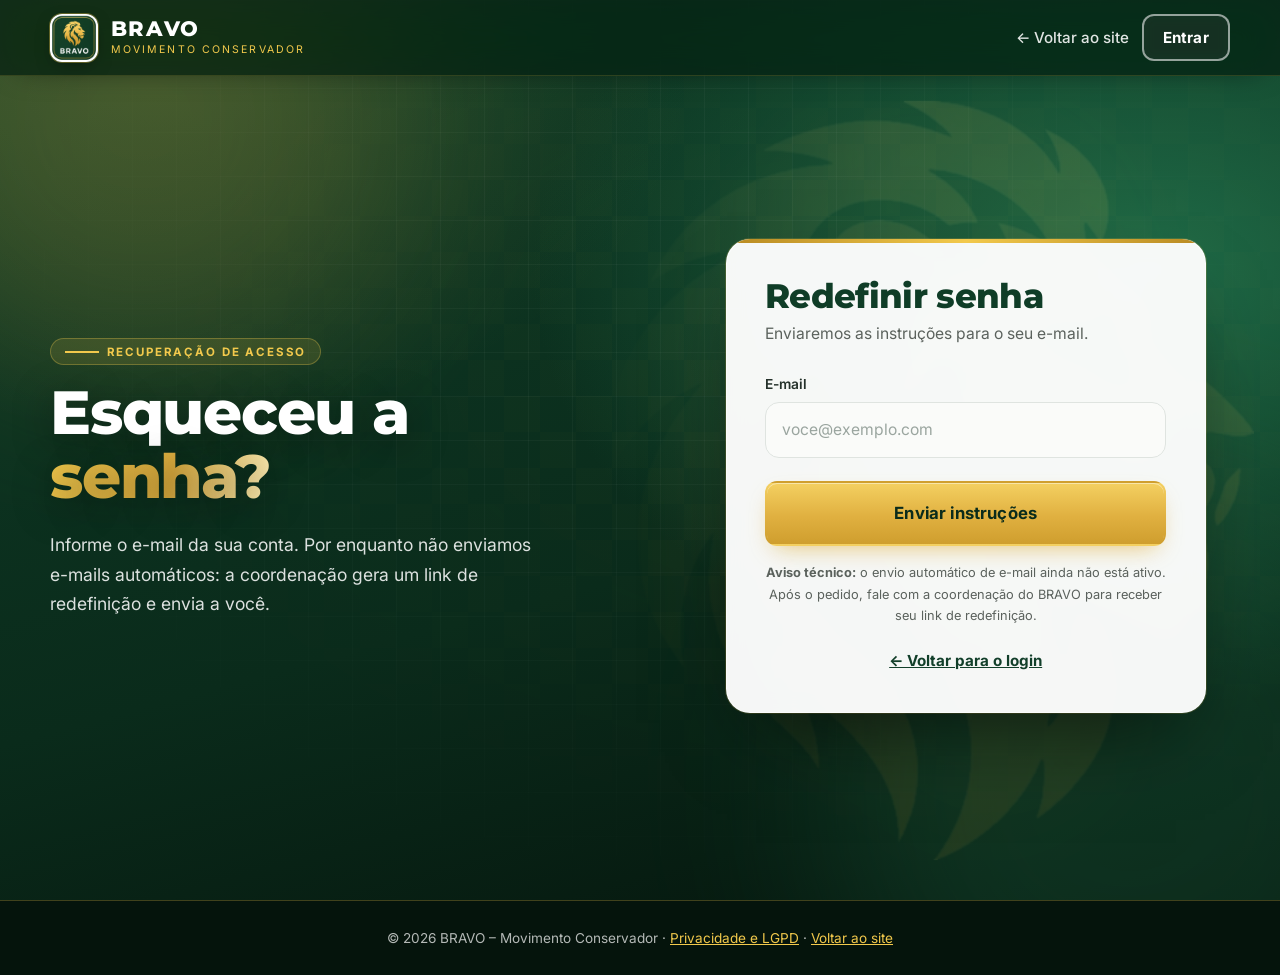
<file: membros/esqueci-senha.html>
<!DOCTYPE html>
<html lang="pt-BR">
<head>
  <meta charset="utf-8">
  <meta name="viewport" content="width=device-width, initial-scale=1">
  <title>Esqueci minha senha | BRAVO – Movimento Conservador</title>
  <meta name="description" content="Área de Membros do BRAVO – Movimento Conservador.">
  <meta name="robots" content="noindex, nofollow">
  <meta name="theme-color" content="#0f3d27">
  <link rel="icon" href="../assets/favicon.ico" sizes="any">
  <link rel="icon" type="image/png" sizes="32x32" href="../assets/favicon-32.png">
  <link rel="apple-touch-icon" href="../assets/apple-touch-icon.png">
  <link rel="preconnect" href="https://fonts.googleapis.com">
  <link rel="preconnect" href="https://fonts.gstatic.com" crossorigin>
  <link href="https://fonts.googleapis.com/css2?family=Inter:wght@400;500;600;700;800&family=Montserrat:wght@600;700;800&family=Playfair+Display:ital,wght@0,500;0,600;0,700;0,800;1,500;1,600&display=swap" rel="stylesheet">
  <script src="../assets/js-flag.js"></script>
  <link rel="stylesheet" href="../style.css">
  <link rel="stylesheet" href="assets/members.css">
  <script src="https://cdn.onesignal.com/sdks/web/v16/OneSignalSDK.page.js" defer></script>
  <script>
    window.OneSignalDeferred = window.OneSignalDeferred || [];
    OneSignalDeferred.push(async function(OneSignal) {
      await OneSignal.init({
        appId: "33b11cd3-1f04-46f1-8714-53c7b37c42d5",
        safari_web_id: "web.onesignal.auto.1592f4e8-7629-48b3-b916-fa35b5011e11",
        notifyButton: {
          enable: true,
        },
        serviceWorkerParam: { scope: "/bravo-movimento/" },
        serviceWorkerPath: "bravo-movimento/OneSignalSDKWorker.js",
      });
    });
  </script>
</head>
<body>
  <a class="skip-link" href="#conteudo">Pular para o conteúdo</a>
  <header class="site-header solid">
    <div class="container nav-wrap">
      <a href="../" class="brand" aria-label="BRAVO – Movimento Conservador, voltar ao site">
        <img src="../assets/logo.jpg" alt="Logotipo BRAVO: leão dourado sobre fundo verde" width="48" height="48">
        <span class="brand-text"><strong>BRAVO</strong><small>Movimento Conservador</small></span>
      </a>
      <div class="header-actions">
        <a class="header-link hide-sm" href="../">← Voltar ao site</a>
        <a class="btn btn-ghost btn-sm" href="login.html">Entrar</a>
      </div>
    </div>
  </header>

  <main id="conteudo" class="auth-main">
    <div class="auth-bg" aria-hidden="true">
      <div class="hero-glow glow-a"></div><div class="hero-glow glow-b"></div><div class="hero-pattern"></div>
      <img class="hero-lion" src="../assets/lion.png" alt="" width="462" height="538">
    </div>
    <div class="container auth-grid narrow-card">
      <div class="auth-intro">
        <p class="kicker">Recuperação de acesso</p>
        <h1>Esqueceu a <span class="gold-text">senha?</span></h1>
        <p class="lead-sm">Informe o e-mail da sua conta. Por enquanto não enviamos e-mails automáticos: a coordenação gera um link de redefinição e envia a você.</p>
      </div>
      <div class="form-card auth-card sm">
        <h2>Redefinir senha</h2>
        <p class="sub">Enviaremos as instruções para o seu e-mail.</p>
        <div id="form-alert" class="alert" role="status" hidden></div>
        <form id="forgot-form" novalidate>
          <div class="field">
            <label for="email">E-mail</label>
            <input type="email" id="email" name="email" autocomplete="email" required maxlength="254" placeholder="voce@exemplo.com">
            <span class="error" aria-live="polite"></span>
          </div>
          <button type="submit" class="btn btn-gold btn-lg btn-block" id="submit-btn">Enviar instruções</button>
        </form>
        <p class="form-note"><strong>Aviso técnico:</strong> o envio automático de e-mail ainda não está ativo. Após o pedido, fale com a coordenação do BRAVO para receber seu link de redefinição.</p>
        <p class="auth-links"><a href="login.html">← Voltar para o login</a></p>
      </div>
    </div>
  </main>
  <footer class="m-footer">
    <div class="container">© <span id="year">2026</span> BRAVO – Movimento Conservador · <a href="privacidade.html">Privacidade e LGPD</a> · <a href="../">Voltar ao site</a></div>
  </footer>
  <div class="toast" id="toast" role="status" aria-live="polite"></div>
  <script src="assets/common.js"></script>
  <script src="assets/forgot.js"></script>
</body>
</html>
</file>
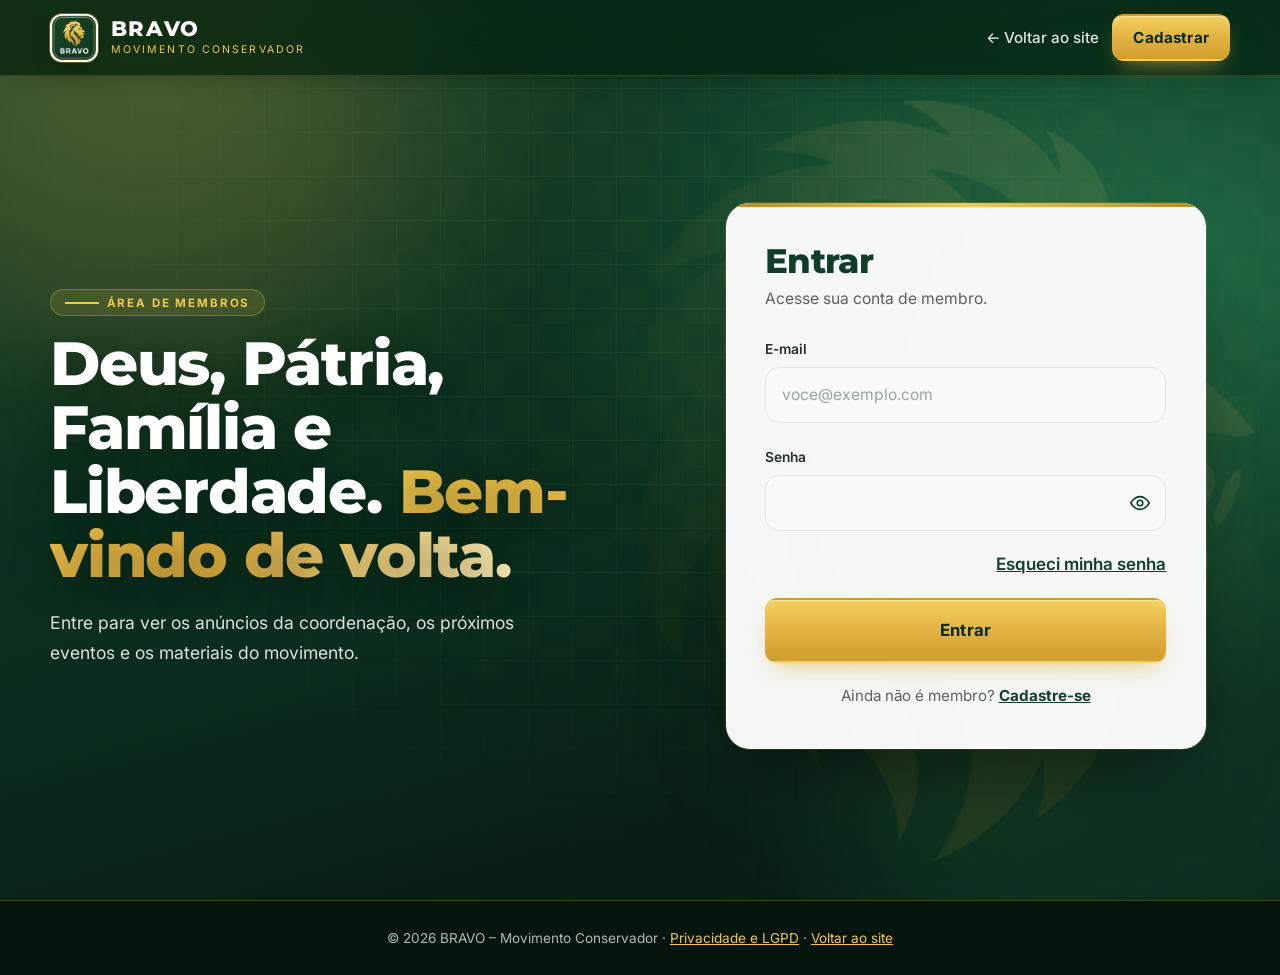
<file: membros/login.html>
<!DOCTYPE html>
<html lang="pt-BR">
<head>
  <meta charset="utf-8">
  <meta name="viewport" content="width=device-width, initial-scale=1">
  <title>Entrar | BRAVO – Movimento Conservador</title>
  <meta name="description" content="Área de Membros do BRAVO – Movimento Conservador.">
  <meta name="robots" content="noindex, nofollow">
  <meta name="theme-color" content="#0f3d27">
  <link rel="icon" href="../assets/favicon.ico" sizes="any">
  <link rel="icon" type="image/png" sizes="32x32" href="../assets/favicon-32.png">
  <link rel="apple-touch-icon" href="../assets/apple-touch-icon.png">
  <link rel="preconnect" href="https://fonts.googleapis.com">
  <link rel="preconnect" href="https://fonts.gstatic.com" crossorigin>
  <link href="https://fonts.googleapis.com/css2?family=Inter:wght@400;500;600;700;800&family=Montserrat:wght@600;700;800&family=Playfair+Display:ital,wght@0,500;0,600;0,700;0,800;1,500;1,600&display=swap" rel="stylesheet">
  <script src="../assets/js-flag.js"></script>
  <link rel="stylesheet" href="../style.css">
  <link rel="stylesheet" href="assets/members.css">
  <script src="https://cdn.onesignal.com/sdks/web/v16/OneSignalSDK.page.js" defer></script>
  <script>
    window.OneSignalDeferred = window.OneSignalDeferred || [];
    OneSignalDeferred.push(async function(OneSignal) {
      await OneSignal.init({
        appId: "33b11cd3-1f04-46f1-8714-53c7b37c42d5",
        safari_web_id: "web.onesignal.auto.1592f4e8-7629-48b3-b916-fa35b5011e11",
        notifyButton: {
          enable: true,
        },
        serviceWorkerParam: { scope: "/bravo-movimento/" },
        serviceWorkerPath: "bravo-movimento/OneSignalSDKWorker.js",
      });
    });
  </script>
</head>
<body>
  <a class="skip-link" href="#conteudo">Pular para o conteúdo</a>
  <header class="site-header solid">
    <div class="container nav-wrap">
      <a href="../" class="brand" aria-label="BRAVO – Movimento Conservador, voltar ao site">
        <img src="../assets/logo.jpg" alt="Logotipo BRAVO: leão dourado sobre fundo verde" width="48" height="48">
        <span class="brand-text"><strong>BRAVO</strong><small>Movimento Conservador</small></span>
      </a>
      <div class="header-actions">
        <a class="header-link hide-sm" href="../">← Voltar ao site</a>
        <a class="btn btn-gold btn-sm" href="cadastro.html">Cadastrar</a>
      </div>
    </div>
  </header>

  <main id="conteudo" class="auth-main">
    <div class="auth-bg" aria-hidden="true">
      <div class="hero-glow glow-a"></div><div class="hero-glow glow-b"></div><div class="hero-pattern"></div>
      <img class="hero-lion" src="../assets/lion.png" alt="" width="462" height="538">
    </div>
    <div class="container auth-grid narrow-card">
      <div class="auth-intro">
        <p class="kicker">Área de Membros</p>
        <h1>Deus, Pátria, Família e Liberdade. <span class="gold-text">Bem-vindo de volta.</span></h1>
        <p class="lead-sm">Entre para ver os anúncios da coordenação, os próximos eventos e os materiais do movimento.</p>
      </div>
      <div class="form-card auth-card sm">
        <h2>Entrar</h2>
        <p class="sub">Acesse sua conta de membro.</p>
        <div id="form-alert" class="alert alert-error" role="alert" hidden></div>
        <form id="login-form" novalidate>
          <div class="field">
            <label for="email">E-mail</label>
            <input type="email" id="email" name="email" autocomplete="username" required maxlength="254" placeholder="voce@exemplo.com">
            <span class="error" aria-live="polite"></span>
          </div>
          <div class="field">
            <label for="senha">Senha</label>
            <div class="pw-wrap"><input type="password" id="senha" name="senha" autocomplete="current-password" required maxlength="72"><button type="button" class="pw-toggle" aria-label="Mostrar senha" aria-pressed="false"></button></div>
            <span class="error" aria-live="polite"></span>
          </div>
          <p style="margin:-.3rem 0 1.2rem;text-align:right"><a class="inline-link" href="esqueci-senha.html">Esqueci minha senha</a></p>
          <button type="submit" class="btn btn-gold btn-lg btn-block" id="submit-btn">Entrar</button>
        </form>
        <p class="auth-links">Ainda não é membro? <a href="cadastro.html">Cadastre-se</a></p>
      </div>
    </div>
  </main>
  <footer class="m-footer">
    <div class="container">© <span id="year">2026</span> BRAVO – Movimento Conservador · <a href="privacidade.html">Privacidade e LGPD</a> · <a href="../">Voltar ao site</a></div>
  </footer>
  <div class="toast" id="toast" role="status" aria-live="polite"></div>
  <script src="assets/common.js"></script>
  <script src="assets/login.js"></script>
</body>
</html>
</file>
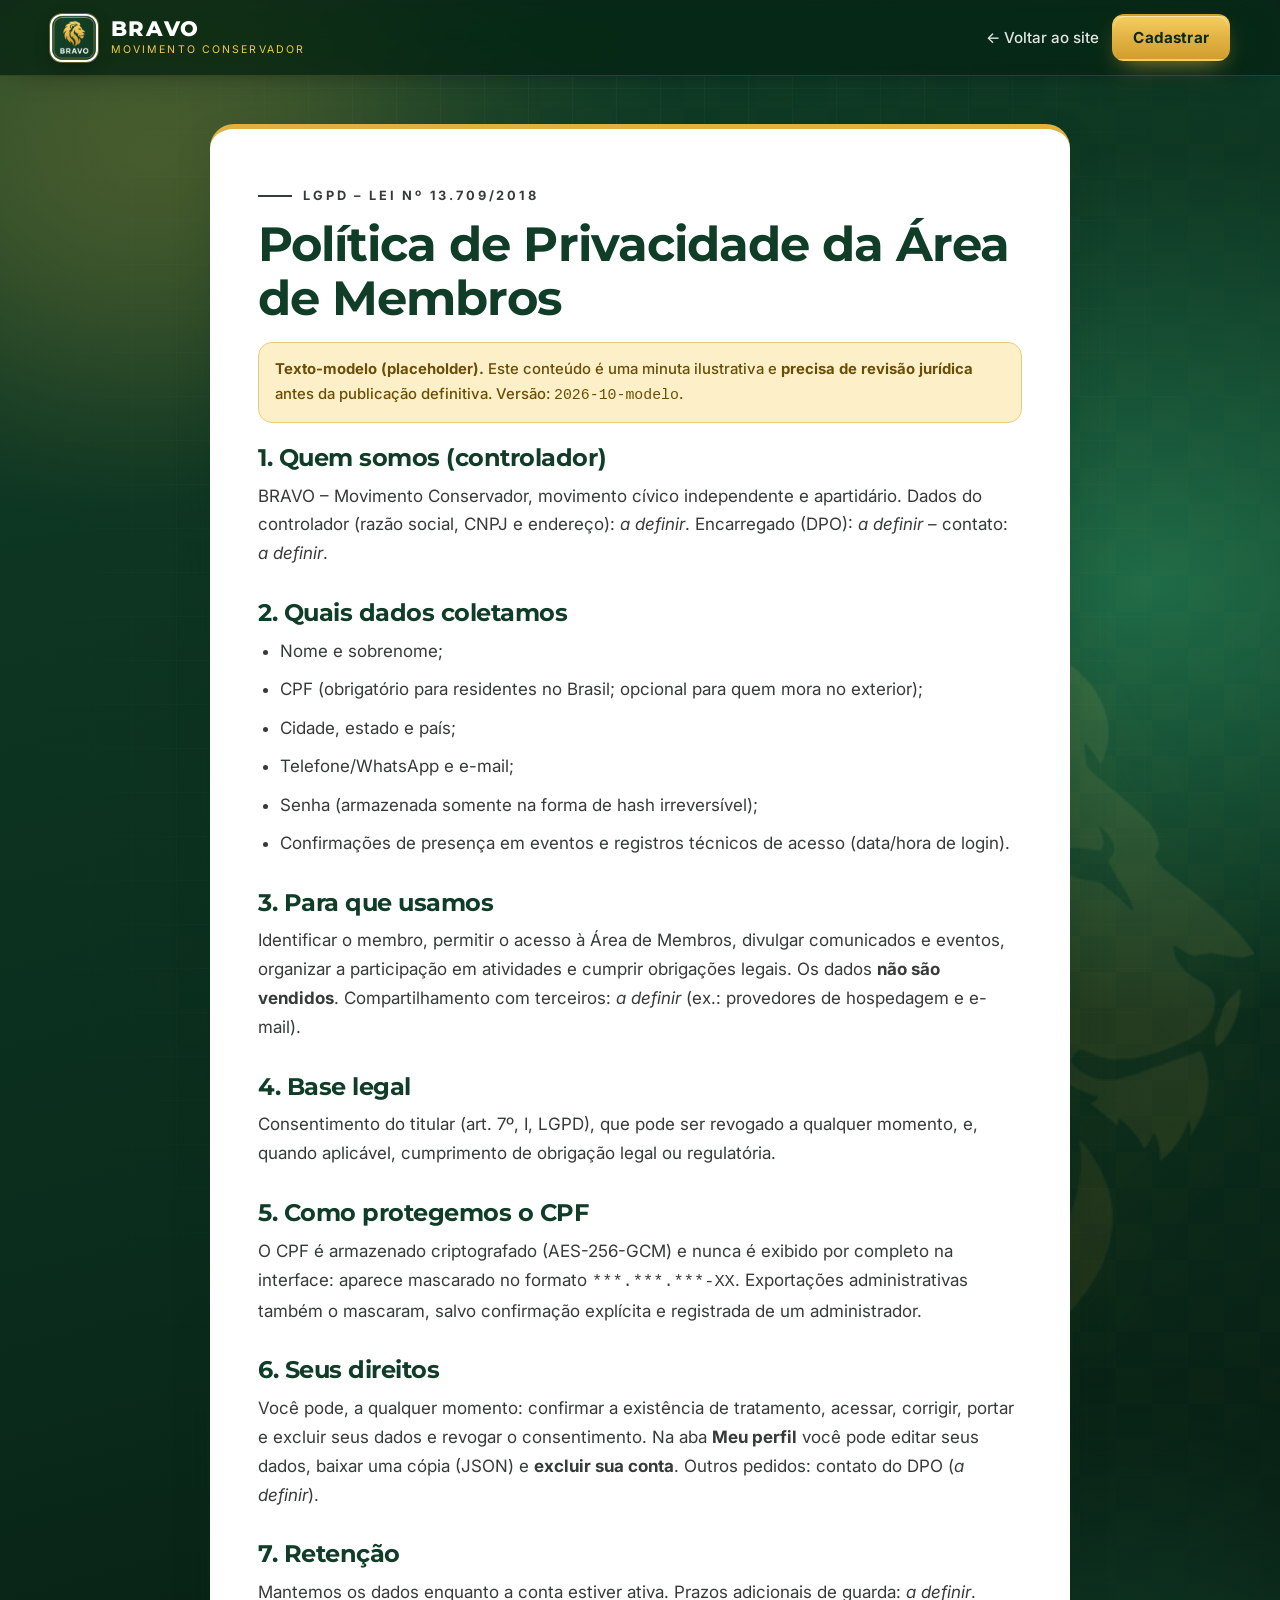
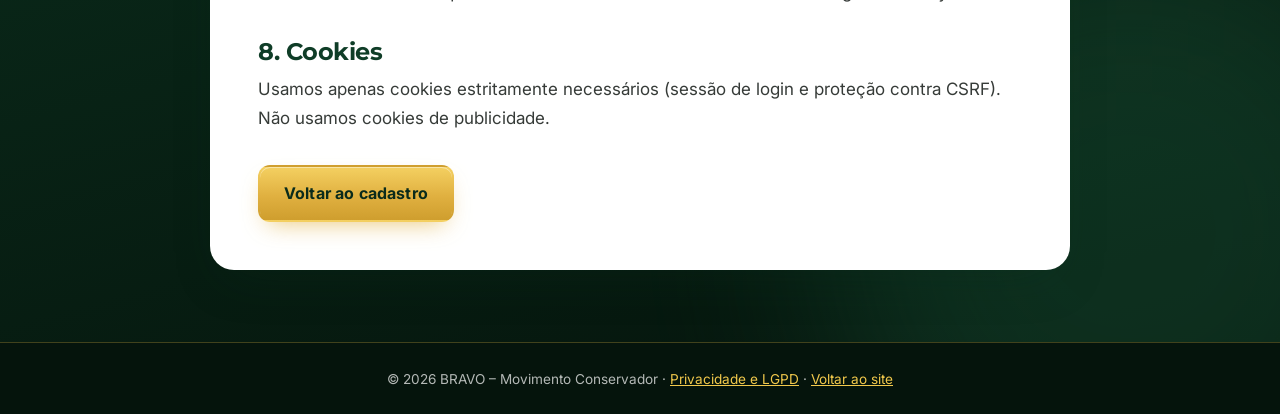
<file: membros/privacidade.html>
<!DOCTYPE html>
<html lang="pt-BR">
<head>
  <meta charset="utf-8">
  <meta name="viewport" content="width=device-width, initial-scale=1">
  <title>Privacidade e LGPD | BRAVO – Movimento Conservador</title>
  <meta name="description" content="Área de Membros do BRAVO – Movimento Conservador.">
  <meta name="robots" content="noindex, nofollow">
  <meta name="theme-color" content="#0f3d27">
  <link rel="icon" href="../assets/favicon.ico" sizes="any">
  <link rel="icon" type="image/png" sizes="32x32" href="../assets/favicon-32.png">
  <link rel="apple-touch-icon" href="../assets/apple-touch-icon.png">
  <link rel="preconnect" href="https://fonts.googleapis.com">
  <link rel="preconnect" href="https://fonts.gstatic.com" crossorigin>
  <link href="https://fonts.googleapis.com/css2?family=Inter:wght@400;500;600;700;800&family=Montserrat:wght@600;700;800&family=Playfair+Display:ital,wght@0,500;0,600;0,700;0,800;1,500;1,600&display=swap" rel="stylesheet">
  <script src="../assets/js-flag.js"></script>
  <link rel="stylesheet" href="../style.css">
  <link rel="stylesheet" href="assets/members.css">
  <script src="https://cdn.onesignal.com/sdks/web/v16/OneSignalSDK.page.js" defer></script>
  <script>
    window.OneSignalDeferred = window.OneSignalDeferred || [];
    OneSignalDeferred.push(async function(OneSignal) {
      await OneSignal.init({
        appId: "33b11cd3-1f04-46f1-8714-53c7b37c42d5",
        safari_web_id: "web.onesignal.auto.1592f4e8-7629-48b3-b916-fa35b5011e11",
        notifyButton: {
          enable: true,
        },
        serviceWorkerParam: { scope: "/bravo-movimento/" },
        serviceWorkerPath: "bravo-movimento/OneSignalSDKWorker.js",
      });
    });
  </script>
</head>
<body>
  <a class="skip-link" href="#conteudo">Pular para o conteúdo</a>
  <header class="site-header solid">
    <div class="container nav-wrap">
      <a href="../" class="brand" aria-label="BRAVO – Movimento Conservador, voltar ao site">
        <img src="../assets/logo.jpg" alt="Logotipo BRAVO: leão dourado sobre fundo verde" width="48" height="48">
        <span class="brand-text"><strong>BRAVO</strong><small>Movimento Conservador</small></span>
      </a>
      <div class="header-actions">
        <a class="header-link hide-sm" href="../">← Voltar ao site</a>
        <a class="btn btn-gold btn-sm" href="cadastro.html">Cadastrar</a>
      </div>
    </div>
  </header>

  <main id="conteudo" class="auth-main" style="align-items:flex-start">
    <div class="auth-bg" aria-hidden="true">
      <div class="hero-glow glow-a"></div><div class="hero-glow glow-b"></div><div class="hero-pattern"></div>
      <img class="hero-lion" src="../assets/lion.png" alt="" width="462" height="538">
    </div>
    <div class="container narrow">
      <article class="legal">
        <p class="kicker">LGPD – Lei nº 13.709/2018</p>
        <h1 style="font-size:clamp(2rem,4.5vw,3rem);color:#0f3d27">Política de Privacidade da Área de Membros</h1>
        <div class="alert alert-info" role="note"><strong>Texto-modelo (placeholder).</strong> Este conteúdo é uma minuta ilustrativa e <strong>precisa de revisão jurídica</strong> antes da publicação definitiva. Versão: <code>2026-10-modelo</code>.</div>

        <h2>1. Quem somos (controlador)</h2>
        <p>BRAVO – Movimento Conservador, movimento cívico independente e apartidário. Dados do controlador (razão social, CNPJ e endereço): <em>a definir</em>. Encarregado (DPO): <em>a definir</em> – contato: <em>a definir</em>.</p>

        <h2>2. Quais dados coletamos</h2>
        <ul>
          <li>Nome e sobrenome;</li>
          <li>CPF (obrigatório para residentes no Brasil; opcional para quem mora no exterior);</li>
          <li>Cidade, estado e país;</li>
          <li>Telefone/WhatsApp e e-mail;</li>
          <li>Senha (armazenada somente na forma de hash irreversível);</li>
          <li>Confirmações de presença em eventos e registros técnicos de acesso (data/hora de login).</li>
        </ul>

        <h2>3. Para que usamos</h2>
        <p>Identificar o membro, permitir o acesso à Área de Membros, divulgar comunicados e eventos, organizar a participação em atividades e cumprir obrigações legais. Os dados <strong>não são vendidos</strong>. Compartilhamento com terceiros: <em>a definir</em> (ex.: provedores de hospedagem e e-mail).</p>

        <h2>4. Base legal</h2>
        <p>Consentimento do titular (art. 7º, I, LGPD), que pode ser revogado a qualquer momento, e, quando aplicável, cumprimento de obrigação legal ou regulatória.</p>

        <h2>5. Como protegemos o CPF</h2>
        <p>O CPF é armazenado criptografado (AES-256-GCM) e nunca é exibido por completo na interface: aparece mascarado no formato <code>***.***.***-XX</code>. Exportações administrativas também o mascaram, salvo confirmação explícita e registrada de um administrador.</p>

        <h2>6. Seus direitos</h2>
        <p>Você pode, a qualquer momento: confirmar a existência de tratamento, acessar, corrigir, portar e excluir seus dados e revogar o consentimento. Na aba <strong>Meu perfil</strong> você pode editar seus dados, baixar uma cópia (JSON) e <strong>excluir sua conta</strong>. Outros pedidos: contato do DPO (<em>a definir</em>).</p>

        <h2>7. Retenção</h2>
        <p>Mantemos os dados enquanto a conta estiver ativa. Prazos adicionais de guarda: <em>a definir</em>.</p>

        <h2>8. Cookies</h2>
        <p>Usamos apenas cookies estritamente necessários (sessão de login e proteção contra CSRF). Não usamos cookies de publicidade.</p>

        <p style="margin-top:2rem"><a class="btn btn-gold" href="cadastro.html">Voltar ao cadastro</a></p>
      </article>
    </div>
  </main>
  <footer class="m-footer">
    <div class="container">© <span id="year">2026</span> BRAVO – Movimento Conservador · <a href="privacidade.html">Privacidade e LGPD</a> · <a href="../">Voltar ao site</a></div>
  </footer>
  <div class="toast" id="toast" role="status" aria-live="polite"></div>
  <script src="assets/common.js"></script>
</body>
</html>
</file>
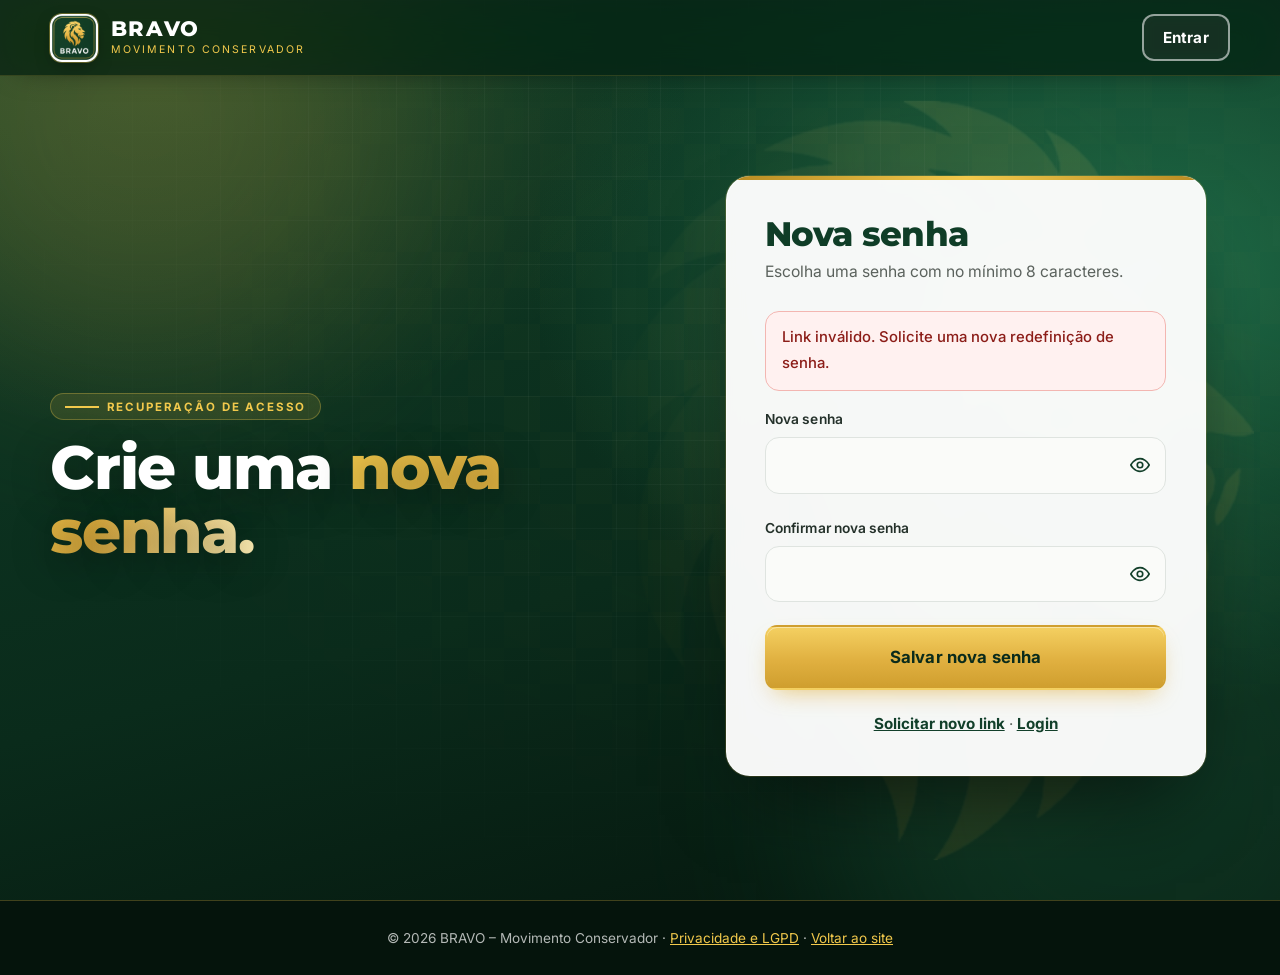
<file: membros/redefinir-senha.html>
<!DOCTYPE html>
<html lang="pt-BR">
<head>
  <meta charset="utf-8">
  <meta name="viewport" content="width=device-width, initial-scale=1">
  <title>Nova senha | BRAVO – Movimento Conservador</title>
  <meta name="description" content="Área de Membros do BRAVO – Movimento Conservador.">
  <meta name="robots" content="noindex, nofollow">
  <meta name="theme-color" content="#0f3d27">
  <link rel="icon" href="../assets/favicon.ico" sizes="any">
  <link rel="icon" type="image/png" sizes="32x32" href="../assets/favicon-32.png">
  <link rel="apple-touch-icon" href="../assets/apple-touch-icon.png">
  <link rel="preconnect" href="https://fonts.googleapis.com">
  <link rel="preconnect" href="https://fonts.gstatic.com" crossorigin>
  <link href="https://fonts.googleapis.com/css2?family=Inter:wght@400;500;600;700;800&family=Montserrat:wght@600;700;800&family=Playfair+Display:ital,wght@0,500;0,600;0,700;0,800;1,500;1,600&display=swap" rel="stylesheet">
  <script src="../assets/js-flag.js"></script>
  <link rel="stylesheet" href="../style.css">
  <link rel="stylesheet" href="assets/members.css">
  <script src="https://cdn.onesignal.com/sdks/web/v16/OneSignalSDK.page.js" defer></script>
  <script>
    window.OneSignalDeferred = window.OneSignalDeferred || [];
    OneSignalDeferred.push(async function(OneSignal) {
      await OneSignal.init({
        appId: "33b11cd3-1f04-46f1-8714-53c7b37c42d5",
        safari_web_id: "web.onesignal.auto.1592f4e8-7629-48b3-b916-fa35b5011e11",
        notifyButton: {
          enable: true,
        },
        serviceWorkerParam: { scope: "/bravo-movimento/" },
        serviceWorkerPath: "bravo-movimento/OneSignalSDKWorker.js",
      });
    });
  </script>
</head>
<body>
  <a class="skip-link" href="#conteudo">Pular para o conteúdo</a>
  <header class="site-header solid">
    <div class="container nav-wrap">
      <a href="../" class="brand" aria-label="BRAVO – Movimento Conservador, voltar ao site">
        <img src="../assets/logo.jpg" alt="Logotipo BRAVO: leão dourado sobre fundo verde" width="48" height="48">
        <span class="brand-text"><strong>BRAVO</strong><small>Movimento Conservador</small></span>
      </a>
      <div class="header-actions">
        <a class="btn btn-ghost btn-sm" href="login.html">Entrar</a>
      </div>
    </div>
  </header>

  <main id="conteudo" class="auth-main">
    <div class="auth-bg" aria-hidden="true">
      <div class="hero-glow glow-a"></div><div class="hero-glow glow-b"></div><div class="hero-pattern"></div>
      <img class="hero-lion" src="../assets/lion.png" alt="" width="462" height="538">
    </div>
    <div class="container auth-grid narrow-card">
      <div class="auth-intro">
        <p class="kicker">Recuperação de acesso</p>
        <h1>Crie uma <span class="gold-text">nova senha.</span></h1>
      </div>
      <div class="form-card auth-card sm">
        <h2>Nova senha</h2>
        <p class="sub">Escolha uma senha com no mínimo 8 caracteres.</p>
        <div id="form-alert" class="alert" role="status" hidden></div>
        <form id="reset-form" novalidate>
          <div class="field">
            <label for="senha">Nova senha</label>
            <div class="pw-wrap"><input type="password" id="senha" name="senha" autocomplete="new-password" required minlength="8" maxlength="72"><button type="button" class="pw-toggle" aria-label="Mostrar senha" aria-pressed="false"></button></div>
            <span class="error" aria-live="polite"></span>
          </div>
          <div class="field">
            <label for="confirmarSenha">Confirmar nova senha</label>
            <div class="pw-wrap"><input type="password" id="confirmarSenha" name="confirmarSenha" autocomplete="new-password" required minlength="8" maxlength="72"><button type="button" class="pw-toggle" aria-label="Mostrar senha" aria-pressed="false"></button></div>
            <span class="error" aria-live="polite"></span>
          </div>
          <button type="submit" class="btn btn-gold btn-lg btn-block" id="submit-btn">Salvar nova senha</button>
        </form>
        <p class="auth-links"><a href="esqueci-senha.html">Solicitar novo link</a> · <a href="login.html">Login</a></p>
      </div>
    </div>
  </main>
  <footer class="m-footer">
    <div class="container">© <span id="year">2026</span> BRAVO – Movimento Conservador · <a href="privacidade.html">Privacidade e LGPD</a> · <a href="../">Voltar ao site</a></div>
  </footer>
  <div class="toast" id="toast" role="status" aria-live="polite"></div>
  <script src="assets/common.js"></script>
  <script src="assets/forgot.js"></script>
</body>
</html>
</file>
<file: style.css>
/* =========================================================
   BRAVO – Movimento Conservador  |  style.css
   ========================================================= */
:root{
  --green-900:#0a2b1b;
  --green-800:#0f3d27;
  --green-700:#123f2a;
  --green-600:#1a5538;
  --green-500:#23704a;
  --gold:#e0b040;
  --gold-light:#f2c94c;
  --gold-dark:#b88a22;
  --ivory:#faf7ef;
  --ivory-2:#f1ecdd;
  --white:#fff;
  --charcoal:#1c1f1d;
  --charcoal-2:#2b2f2c;
  --muted:#5b625d;
  --font-serif:'Playfair Display','Georgia','Times New Roman',serif;
  --font-sans:'Inter','Montserrat',system-ui,-apple-system,'Segoe UI',Roboto,Arial,sans-serif;
  --radius:18px;
  --shadow:0 18px 50px -18px rgba(10,43,27,.35);
  --shadow-gold:0 10px 30px -8px rgba(224,176,64,.55);
  --header-h:76px;
  --ease:cubic-bezier(.2,.7,.2,1);
}

*,*::before,*::after{box-sizing:border-box}
html{scroll-behavior:smooth;scroll-padding-top:calc(var(--header-h) + 8px);-webkit-text-size-adjust:100%}
body{margin:0;font-family:var(--font-sans);font-size:1.0625rem;line-height:1.7;color:var(--charcoal);background:var(--ivory);overflow-x:hidden;-webkit-font-smoothing:antialiased}
img,svg,canvas{max-width:100%;display:block}
a{color:inherit}
ul,ol{margin:0;padding:0;list-style:none}
h1,h2,h3,h4,p{margin:0}
button{font:inherit;cursor:pointer}
:focus-visible{outline:3px solid var(--gold-light);outline-offset:3px;border-radius:6px}
svg{fill:none;stroke:currentColor;stroke-width:1.8;stroke-linecap:round;stroke-linejoin:round}

.container{width:min(1180px,100% - 2.5rem);margin-inline:auto}
.container.narrow{width:min(860px,100% - 2.5rem)}
.skip-link{position:absolute;left:-999px;top:8px;background:var(--gold);color:var(--green-900);padding:.7rem 1rem;border-radius:8px;z-index:200;font-weight:700}
.skip-link:focus{left:8px}

.progress{position:fixed;top:0;left:0;height:3px;width:0;background:linear-gradient(90deg,var(--gold),var(--gold-light));z-index:120;transition:width .08s linear}

/* ---------- Tipografia ---------- */
h1,h2,h3{font-family:var(--font-serif);line-height:1.12;letter-spacing:-.01em}
h2{font-size:clamp(2rem,4.4vw,3.2rem);font-weight:700;color:var(--green-800)}
h2 em{font-style:italic;color:var(--gold-dark)}
h3{font-size:1.35rem;font-weight:700}
.kicker{display:inline-flex;align-items:center;gap:.7rem;font:700 .8rem/1 var(--font-sans);letter-spacing:.22em;text-transform:uppercase;color:var(--gold-dark);margin-bottom:1rem}
.kicker::before{content:"";width:34px;height:2px;background:currentColor}
.lead{font-size:1.25rem;color:var(--charcoal-2);font-family:var(--font-serif);font-style:italic}
.gold-text{background:linear-gradient(100deg,var(--gold-light),var(--gold) 55%,#fff0b8);-webkit-background-clip:text;background-clip:text;color:transparent;-webkit-text-fill-color:transparent}

.tag-placeholder{display:inline-block;margin-top:.4rem;padding:.3rem .8rem;font-size:.82rem;font-weight:600;line-height:1.4;color:#7a5a05;background:#fdf0c9;border:1px dashed var(--gold-dark);border-radius:999px}
.tag-placeholder.on-dark{color:var(--gold-light);background:rgba(224,176,64,.12);border-color:rgba(242,201,76,.6)}

/* ---------- Botões ---------- */
.btn{display:inline-flex;align-items:center;justify-content:center;gap:.6rem;padding:.8rem 1.5rem;border-radius:999px;border:2px solid transparent;font-weight:700;font-size:1rem;text-decoration:none;transition:transform .25s var(--ease),box-shadow .25s,background .25s,color .25s,border-color .25s;white-space:nowrap}
.btn svg{width:20px;height:20px;transition:transform .25s}
.btn:hover svg{transform:translateX(4px)}
.btn-gold{background:linear-gradient(135deg,var(--gold-light),var(--gold));color:var(--green-900);box-shadow:var(--shadow-gold)}
.btn-gold:hover{transform:translateY(-2px);box-shadow:0 16px 36px -8px rgba(224,176,64,.75)}
.btn-ghost{border-color:rgba(255,255,255,.55);color:#fff;background:rgba(255,255,255,.06);backdrop-filter:blur(6px)}
.btn-ghost:hover{border-color:var(--gold-light);color:var(--gold-light);transform:translateY(-2px)}
.btn-ghost-dark{border-color:var(--green-700);color:var(--green-800);background:transparent}
.btn-ghost-dark:hover{background:var(--green-800);color:#fff}
.btn-sm{padding:.55rem 1.2rem;font-size:.95rem}
.btn-lg{padding:1rem 1.9rem;font-size:1.05rem}
.btn-block{width:100%}

/* ---------- Header ---------- */
.site-header{position:fixed;inset:0 0 auto 0;height:var(--header-h);z-index:100;display:flex;align-items:center;transition:background .35s,box-shadow .35s,height .35s,backdrop-filter .35s}
.site-header.scrolled{background:rgba(10,43,27,.78);backdrop-filter:blur(14px) saturate(160%);-webkit-backdrop-filter:blur(14px) saturate(160%);box-shadow:0 8px 30px -12px rgba(0,0,0,.5);border-bottom:1px solid rgba(242,201,76,.2)}
.nav-wrap{display:flex;align-items:center;justify-content:space-between;gap:1rem}
.brand{display:inline-flex;align-items:center;gap:.8rem;text-decoration:none;color:#fff}
.brand img{width:48px;height:48px;border-radius:12px;box-shadow:0 4px 14px rgba(0,0,0,.35)}
.brand-text{display:flex;flex-direction:column;line-height:1.1}
.brand-text strong{font:800 1.3rem/1 var(--font-sans);letter-spacing:.14em}
.brand-text small{font-size:.66rem;letter-spacing:.2em;text-transform:uppercase;color:var(--gold-light);margin-top:4px}
.main-nav{display:flex;align-items:center;gap:1.6rem}
.main-nav ul{display:flex;gap:1.35rem}
.main-nav a:not(.btn){position:relative;text-decoration:none;color:rgba(255,255,255,.88);font-weight:500;font-size:.95rem;padding:.4rem 0;transition:color .2s}
.main-nav a:not(.btn)::after{content:"";position:absolute;left:0;bottom:0;height:2px;width:100%;background:var(--gold);transform:scaleX(0);transform-origin:left;transition:transform .3s var(--ease)}
.main-nav a:not(.btn):hover,.main-nav a.active{color:var(--gold-light)}
.main-nav a:not(.btn):hover::after,.main-nav a.active::after{transform:scaleX(1)}

.menu-toggle{display:none;width:46px;height:46px;border-radius:12px;border:1px solid rgba(255,255,255,.3);background:rgba(255,255,255,.08);position:relative;z-index:110}
.menu-toggle span{position:absolute;left:12px;right:12px;height:2px;background:#fff;border-radius:2px;transition:transform .3s,opacity .3s,top .3s}
.menu-toggle span:nth-child(1){top:15px}.menu-toggle span:nth-child(2){top:22px}.menu-toggle span:nth-child(3){top:29px}
.menu-toggle[aria-expanded="true"] span:nth-child(1){top:22px;transform:rotate(45deg)}
.menu-toggle[aria-expanded="true"] span:nth-child(2){opacity:0}
.menu-toggle[aria-expanded="true"] span:nth-child(3){top:22px;transform:rotate(-45deg)}

/* ---------- Hero ---------- */
.hero{position:relative;min-height:100vh;min-height:100svh;display:flex;align-items:center;padding:calc(var(--header-h) + 3rem) 0 6rem;color:#fff;background:radial-gradient(1200px 700px at 78% 30%,#1d6a45 0%,transparent 60%),linear-gradient(160deg,var(--green-700) 0%,var(--green-900) 70%,#06180e 100%);overflow:hidden;isolation:isolate}
.hero-bg,.hero-particles{position:absolute;inset:0;z-index:-1;pointer-events:none}
.hero-particles{width:100%;height:100%;z-index:-1}
.hero-glow{position:absolute;border-radius:50%;filter:blur(90px);opacity:.5;animation:float 14s ease-in-out infinite}
.glow-a{width:520px;height:520px;background:rgba(224,176,64,.35);top:-140px;left:-120px}
.glow-b{width:620px;height:620px;background:rgba(35,112,74,.7);right:-160px;bottom:-200px;animation-delay:-6s}
.hero-pattern{position:absolute;inset:0;opacity:.5;background-image:
  linear-gradient(45deg,rgba(242,201,76,.07) 25%,transparent 25%,transparent 75%,rgba(242,201,76,.07) 75%),
  linear-gradient(45deg,rgba(242,201,76,.07) 25%,transparent 25%,transparent 75%,rgba(242,201,76,.07) 75%);
  background-size:72px 72px;background-position:0 0,36px 36px;animation:pattern 40s linear infinite;
  -webkit-mask-image:radial-gradient(ellipse at 70% 40%,#000 0%,transparent 70%);mask-image:radial-gradient(ellipse at 70% 40%,#000 0%,transparent 70%)}
.hero-lion{position:absolute;right:max(2vw,0px);top:50%;height:min(86vh,760px);width:auto;transform:translateY(-46%);opacity:.16;filter:drop-shadow(0 0 60px rgba(242,201,76,.35));animation:lion 9s ease-in-out infinite;-webkit-mask-image:linear-gradient(to left,#000 55%,transparent);mask-image:linear-gradient(to left,#000 55%,transparent)}
@keyframes float{50%{transform:translate(40px,30px) scale(1.08)}}
@keyframes pattern{to{background-position:72px 72px,108px 108px}}
@keyframes lion{50%{transform:translateY(-48%) scale(1.02)}}

.hero-inner{position:relative}
.eyebrow{display:inline-flex;align-items:center;gap:.6rem;padding:.45rem 1rem;border:1px solid rgba(242,201,76,.45);background:rgba(242,201,76,.08);border-radius:999px;font-size:.78rem;font-weight:700;letter-spacing:.18em;text-transform:uppercase;color:var(--gold-light);margin-bottom:1.6rem}
.eyebrow .dot{width:8px;height:8px;border-radius:50%;background:var(--gold-light);box-shadow:0 0 0 0 rgba(242,201,76,.7);animation:pulse 2s infinite}
@keyframes pulse{70%{box-shadow:0 0 0 10px rgba(242,201,76,0)}100%{box-shadow:0 0 0 0 rgba(242,201,76,0)}}
.hero h1{font-size:clamp(1.9rem,4.3vw,3.5rem);font-weight:800;line-height:1.02;letter-spacing:-.02em;max-width:26ch;text-shadow:0 8px 40px rgba(0,0,0,.4)}
.hero-lead{max-width:56ch;margin:1.8rem 0 2.2rem;font-size:clamp(1.05rem,1.7vw,1.3rem);color:rgba(255,255,255,.88)}
.hero-lead strong{color:var(--gold-light)}
.hero-cta{display:flex;flex-wrap:wrap;gap:1rem}
.hero-badges{display:flex;flex-wrap:wrap;gap:.6rem 1.6rem;margin-top:2.6rem;font-size:.9rem;color:rgba(255,255,255,.8)}
.hero-badges li{display:inline-flex;align-items:center;gap:.5rem}
.hero-badges svg{width:20px;height:20px;color:var(--gold-light)}
.scroll-hint{position:absolute;left:50%;bottom:1.8rem;transform:translateX(-50%);width:28px;height:46px;border:2px solid rgba(255,255,255,.5);border-radius:20px}
.scroll-hint span{position:absolute;left:50%;top:8px;width:4px;height:8px;margin-left:-2px;border-radius:2px;background:var(--gold-light);animation:wheel 1.8s infinite}
@keyframes wheel{0%{opacity:0;transform:translateY(0)}30%{opacity:1}100%{opacity:0;transform:translateY(16px)}}

/* ---------- Ticker ---------- */
.ticker{background:var(--gold);color:var(--green-900);overflow:hidden;white-space:nowrap;border-block:1px solid var(--gold-dark)}
.ticker-track{display:inline-flex;gap:1.6rem;padding:.9rem 0;font:800 .95rem/1 var(--font-sans);letter-spacing:.3em;animation:ticker 32s linear infinite;will-change:transform}
.ticker i{font-style:normal;opacity:.6}
@keyframes ticker{to{transform:translateX(-50%)}}

/* ---------- Seções ---------- */
.section{padding:clamp(4.5rem,9vw,8rem) 0;position:relative}
.section-head{max-width:760px;margin-bottom:3.2rem}
.section-head.center{margin-inline:auto;text-align:center}
.section-head.center .kicker::after{content:"";width:34px;height:2px;background:currentColor}
.section-head p:not(.kicker){margin-top:1rem;color:var(--muted)}
.section-head.light h2{color:#fff}
.section-head.light p{color:rgba(255,255,255,.8)!important}
.grid-2{display:grid;grid-template-columns:1fr 1fr;gap:clamp(2rem,6vw,5.5rem);align-items:center}

/* Manifesto */
.manifesto{background:var(--ivory)}
.manifesto-visual{position:relative;max-width:480px;margin-inline:auto}
.frame{position:relative;border-radius:34px;padding:14px;background:linear-gradient(145deg,var(--gold-light),var(--gold-dark));box-shadow:var(--shadow)}
.frame img{border-radius:24px;width:100%;height:auto;aspect-ratio:1;object-fit:cover}
.manifesto-visual::before{content:"";position:absolute;inset:-22px -22px 22px 22px;border:2px solid var(--gold);border-radius:38px;z-index:-1;opacity:.6}
.frame-badge{position:absolute;right:-14px;bottom:-22px;background:var(--green-800);color:#fff;padding:1rem 1.4rem;border-radius:16px;box-shadow:var(--shadow);border:1px solid var(--gold);display:flex;flex-direction:column;line-height:1.2}
.frame-badge strong{font:700 1.4rem var(--font-serif);color:var(--gold-light)}
.frame-badge span{font-size:.85rem;letter-spacing:.1em;text-transform:uppercase}
.manifesto-text p{margin-top:1.1rem;color:#363b38}
.manifesto-text .lead{margin-top:0;font-size:1.4rem;color:var(--green-800);border-left:4px solid var(--gold);padding-left:1.2rem}
.check-list{margin-top:1.6rem;display:grid;gap:.7rem}
.check-list li{position:relative;padding-left:2.2rem;font-weight:500}
.check-list li::before{content:"";position:absolute;left:0;top:.2em;width:1.45rem;height:1.45rem;border-radius:50%;background:var(--green-800) url("data:image/svg+xml,%3Csvg xmlns='http://www.w3.org/2000/svg' viewBox='0 0 24 24' fill='none' stroke='%23f2c94c' stroke-width='3' stroke-linecap='round' stroke-linejoin='round'%3E%3Cpath d='M6 12.5l4 4 8-9'/%3E%3C/svg%3E") center/70% no-repeat}

/* Princípios */
.principles{background:linear-gradient(180deg,var(--ivory-2),var(--ivory))}
.cards-3{display:grid;grid-template-columns:repeat(3,1fr);gap:1.6rem}
.card{position:relative;padding:2.2rem 1.8rem 2rem;border-radius:var(--radius);background:#fff;border:1px solid rgba(15,61,39,.1);box-shadow:0 6px 24px -14px rgba(10,43,27,.25);overflow:hidden;transition:transform .4s var(--ease),box-shadow .4s,background .4s,border-color .4s}
.card::before{content:"";position:absolute;inset:0 0 auto 0;height:4px;background:linear-gradient(90deg,var(--gold),var(--gold-light));transform:scaleX(0);transform-origin:left;transition:transform .5s var(--ease)}
.card:hover{transform:translateY(-8px);box-shadow:var(--shadow);background:var(--green-800);color:#fff;border-color:var(--gold-dark)}
.card:hover::before{transform:scaleX(1)}
.card:hover h3{color:var(--gold-light)}
.card:hover p{color:rgba(255,255,255,.85)}
.card-num{position:absolute;right:1.3rem;top:1rem;font:800 3.2rem/1 var(--font-serif);color:rgba(15,61,39,.07);transition:color .4s}
.card:hover .card-num{color:rgba(242,201,76,.2)}
.icon{width:62px;height:62px;border-radius:18px;display:grid;place-items:center;background:linear-gradient(145deg,var(--green-700),var(--green-600));color:var(--gold-light);margin-bottom:1.3rem;box-shadow:0 10px 24px -10px rgba(10,43,27,.7);transition:transform .4s var(--ease)}
.icon svg{width:30px;height:30px}
.card:hover .icon{transform:rotate(-6deg) scale(1.08);background:linear-gradient(145deg,var(--gold-light),var(--gold));color:var(--green-900)}
.card h3{color:var(--green-800);margin-bottom:.7rem;transition:color .4s}
.card p{color:var(--muted);font-size:1rem;transition:color .4s}

/* Pautas */
.agenda-pautas{background:var(--ivory)}
.pautas-grid{display:grid;grid-template-columns:320px 1fr;gap:2rem;align-items:start}
.pautas-tabs{display:flex;flex-direction:column;gap:.7rem}
.tab{text-align:left;padding:1.1rem 1.3rem;border-radius:14px;border:1px solid rgba(15,61,39,.15);background:#fff;color:var(--green-800);font-weight:700;transition:all .3s var(--ease);position:relative}
.tab::after{content:"→";position:absolute;right:1.2rem;opacity:0;transform:translateX(-8px);transition:all .3s}
.tab:hover{border-color:var(--gold-dark)}
.tab.active{background:var(--green-800);color:var(--gold-light);border-color:var(--green-800);box-shadow:var(--shadow);transform:translateX(6px)}
.tab.active::after{opacity:1;transform:none}
.pautas-panels{background:#fff;border-radius:var(--radius);padding:clamp(1.4rem,3vw,2.4rem);border:1px solid rgba(15,61,39,.1);box-shadow:var(--shadow);min-height:100%}
.panel{animation:fadeUp .5s var(--ease)}
.panel[hidden]{display:none}
@keyframes fadeUp{from{opacity:0;transform:translateY(14px)}}
.pauta-list{display:grid;grid-template-columns:1fr 1fr;gap:1.2rem}
.pauta-list li{padding:1.2rem 1.2rem 1.2rem 1.4rem;border-left:4px solid var(--gold);background:var(--ivory);border-radius:0 14px 14px 0;display:flex;flex-direction:column;gap:.35rem}
.pauta-list strong{font:700 1.12rem var(--font-serif);color:var(--green-800)}
.pauta-list span{font-size:.97rem;color:var(--muted);line-height:1.55}

/* Contadores */
.counters{background:linear-gradient(160deg,var(--green-800),var(--green-900));color:#fff;overflow:hidden;isolation:isolate}
.counters-bg{position:absolute;inset:0;z-index:-1;opacity:.6;background:radial-gradient(600px 300px at 15% 20%,rgba(224,176,64,.18),transparent 70%),radial-gradient(600px 400px at 90% 90%,rgba(35,112,74,.6),transparent 70%)}
.counter-grid{display:grid;grid-template-columns:repeat(4,1fr);gap:1.4rem}
.counter{text-align:center;padding:2.2rem 1rem;border-radius:var(--radius);background:rgba(255,255,255,.05);border:1px solid rgba(242,201,76,.25);backdrop-filter:blur(4px)}
.counter-value{font:800 clamp(2.6rem,5vw,3.8rem)/1 var(--font-serif);background:linear-gradient(180deg,var(--gold-light),var(--gold-dark));-webkit-background-clip:text;background-clip:text;color:transparent;-webkit-text-fill-color:transparent;font-variant-numeric:tabular-nums}
.counter-value b{font-weight:800}
.counter p{margin-top:.8rem;font-weight:600;letter-spacing:.04em;color:rgba(255,255,255,.9)}
.counter small{display:block;font-weight:500;color:var(--gold-light);font-size:.78rem;letter-spacing:.1em;text-transform:uppercase;opacity:.9}

/* Eventos */
.events{background:var(--ivory-2)}
.event-list{display:grid;gap:1.1rem}
.event{display:grid;grid-template-columns:auto 1fr auto;align-items:center;gap:1.6rem;padding:1.3rem 1.6rem;background:#fff;border-radius:var(--radius);border:1px solid rgba(15,61,39,.1);box-shadow:0 6px 24px -16px rgba(10,43,27,.3);transition:transform .35s var(--ease),box-shadow .35s,border-color .35s}
.event:hover{transform:translateX(8px);box-shadow:var(--shadow);border-color:var(--gold)}
.event-date{display:flex;flex-direction:column;align-items:center;justify-content:center;width:84px;height:92px;border-radius:16px;background:linear-gradient(160deg,var(--green-700),var(--green-900));color:#fff;border:1px solid var(--gold-dark)}
.event-date strong{font:800 2.2rem/1 var(--font-serif);color:var(--gold-light)}
.event-date span{font-size:.8rem;letter-spacing:.2em;font-weight:700}
.event-body h3{font-size:1.25rem;color:var(--green-800);margin-bottom:.3rem}
.event-body p{color:var(--muted);font-size:.98rem}
.meta{display:flex;flex-wrap:wrap;gap:.3rem 1.3rem;margin-top:.6rem;font-size:.9rem;font-weight:500;color:var(--charcoal-2)}
.pill{padding:.4rem 1rem;border-radius:999px;font-size:.8rem;font-weight:700;letter-spacing:.06em;background:var(--green-800);color:var(--gold-light)}
.pill-alt{background:var(--gold);color:var(--green-900)}

/* Notícias */
.news{background:var(--ivory)}
.post{border-radius:var(--radius);background:#fff;overflow:hidden;border:1px solid rgba(15,61,39,.1);box-shadow:0 6px 24px -16px rgba(10,43,27,.3);transition:transform .4s var(--ease),box-shadow .4s}
.post:hover{transform:translateY(-8px);box-shadow:var(--shadow)}
.post-link{text-decoration:none;display:flex;flex-direction:column;height:100%}
.post-img{position:relative;aspect-ratio:16/10;overflow:hidden;display:grid;place-items:center;transition:transform .6s var(--ease)}
.post:hover .post-img{transform:scale(1.04)}
.post-img::after{content:"";position:absolute;inset:0;background:url("assets/lion.png") center/auto 70% no-repeat;opacity:.22}
.img-a{background:linear-gradient(135deg,var(--green-700),var(--green-500))}
.img-b{background:linear-gradient(135deg,#27302b,var(--green-700))}
.img-c{background:linear-gradient(135deg,var(--gold-dark),var(--green-800))}
.ph-label{position:absolute;left:12px;bottom:12px;z-index:1;padding:.25rem .7rem;border-radius:999px;font-size:.72rem;font-weight:700;background:rgba(0,0,0,.45);color:#fff;letter-spacing:.06em}
.post-body{padding:1.5rem 1.5rem 1.7rem;display:flex;flex-direction:column;flex:1;background:#fff;position:relative}
.post-meta{display:flex;align-items:center;gap:.8rem;font-size:.82rem;color:var(--muted);margin-bottom:.8rem}
.chip{padding:.2rem .7rem;border-radius:999px;background:#fdf0c9;color:#7a5a05;font-weight:700;font-size:.74rem;letter-spacing:.05em;text-transform:uppercase}
.post h3{font-size:1.25rem;color:var(--green-800);margin-bottom:.6rem}
.post-body p:not(.post-meta){color:var(--muted);font-size:.98rem}
.read-more{margin-top:auto;padding-top:1.1rem;display:inline-flex;align-items:center;gap:.4rem;font-weight:700;color:var(--green-700)}
.read-more svg{width:18px;height:18px;transition:transform .3s}
.post:hover .read-more svg{transform:translateX(6px)}

/* Galeria */
.gallery{background:var(--green-900);color:#fff}
.gallery .section-head h2{color:#fff}
.gallery .section-head p{color:rgba(255,255,255,.8)!important}
.gallery-grid{display:grid;grid-template-columns:repeat(4,1fr);grid-auto-rows:210px;gap:1rem;grid-auto-flow:dense}
.g-item{position:relative;margin:0;border-radius:var(--radius);overflow:hidden;border:1px solid rgba(242,201,76,.25)}
.g-lg{grid-column:span 2;grid-row:span 2}
.g-wide{grid-column:span 2}
.g-art{position:absolute;inset:0;transition:transform .7s var(--ease)}
.g-item:hover .g-art{transform:scale(1.1)}
.g-art::after{content:"";position:absolute;inset:0;background:url("assets/lion.png") center/auto 55% no-repeat;opacity:.2}
.art-1{background:radial-gradient(circle at 30% 20%,var(--gold) 0,transparent 45%),linear-gradient(135deg,var(--green-600),var(--green-900))}
.art-2{background:linear-gradient(160deg,var(--green-500),var(--green-800))}
.art-3{background:radial-gradient(circle at 80% 80%,rgba(224,176,64,.7),transparent 50%),linear-gradient(135deg,#27302b,var(--green-700))}
.art-4{background:linear-gradient(135deg,var(--gold-dark),var(--green-700))}
.art-5{background:radial-gradient(circle at 10% 90%,rgba(242,201,76,.5),transparent 45%),linear-gradient(120deg,var(--green-800),var(--green-500))}
.art-7{background:radial-gradient(circle at 85% 20%,rgba(242,201,76,.55),transparent 45%),linear-gradient(110deg,var(--green-900),var(--green-600))}
.art-6{background:linear-gradient(200deg,var(--gold),var(--green-800) 70%)}
.g-item figcaption{position:absolute;left:0;right:0;bottom:0;padding:2.5rem 1.1rem .9rem;background:linear-gradient(to top,rgba(0,0,0,.75),transparent);font-weight:600;font-size:.95rem;z-index:1}
.g-item figcaption small{color:var(--gold-light);font-weight:500}

/* Junte-se */
.join{background:linear-gradient(160deg,var(--green-700),var(--green-900));color:#fff;overflow:hidden;isolation:isolate}
.join-bg{position:absolute;inset:0;z-index:-1}
.join-bg img{position:absolute;left:-6%;top:50%;height:120%;width:auto;transform:translateY(-50%);opacity:.06}
.join-grid{align-items:start}
.join h2{color:#fff}.join h2 em{color:var(--gold-light)}
.join .kicker{color:var(--gold-light)}
.join .lead{color:rgba(255,255,255,.9);margin-top:1.2rem}
.join .check-list li::before{background-color:var(--gold)}
.join .check-list li::before{background-image:url("data:image/svg+xml,%3Csvg xmlns='http://www.w3.org/2000/svg' viewBox='0 0 24 24' fill='none' stroke='%230a2b1b' stroke-width='3' stroke-linecap='round' stroke-linejoin='round'%3E%3Cpath d='M6 12.5l4 4 8-9'/%3E%3C/svg%3E")}
.note{margin-top:1.6rem;padding:1rem 1.2rem;border-radius:14px;background:rgba(255,255,255,.07);border:1px solid rgba(255,255,255,.15);font-size:.92rem;color:rgba(255,255,255,.85)}
.form-card{background:#fff;color:var(--charcoal);border-radius:24px;padding:clamp(1.4rem,3vw,2.4rem);box-shadow:0 30px 70px -20px rgba(0,0,0,.6);border-top:5px solid var(--gold);position:relative}
.field{display:flex;flex-direction:column;gap:.35rem;margin-bottom:1.1rem;min-width:0}
.field label{font-weight:600;font-size:.92rem;color:var(--green-800)}
.field label small{font-weight:400;color:var(--muted)}
.field input,.field select{width:100%;padding:.85rem 1rem;border-radius:12px;border:1.5px solid #cfd6d1;background:#fbfaf6;font:inherit;font-size:1rem;color:var(--charcoal);transition:border-color .2s,box-shadow .2s,background .2s}
.field input:hover,.field select:hover{border-color:var(--green-500)}
.field input:focus,.field select:focus{outline:none;border-color:var(--gold-dark);box-shadow:0 0 0 4px rgba(224,176,64,.3);background:#fff}
.field.invalid input,.field.invalid select{border-color:#b3261e;background:#fff7f6}
.error{min-height:0;font-size:.82rem;font-weight:600;color:#b3261e}
.field-row{display:grid;grid-template-columns:1fr 110px;gap:1rem}
.field.check{flex-direction:row;flex-wrap:wrap;gap:.2rem .8rem;align-items:flex-start}
.field.check input{width:22px;height:22px;margin-top:.2rem;accent-color:var(--green-700);flex:none}
.field.check label{flex:1;min-width:0;font-weight:400;font-size:.88rem;color:var(--muted);line-height:1.5}
.field.check .error{flex-basis:100%}
.form-note{margin-top:1rem;font-size:.8rem;color:var(--muted);text-align:center}
.form-success{position:absolute;inset:0;border-radius:24px;background:#fff;display:flex;flex-direction:column;align-items:center;justify-content:center;gap:.9rem;text-align:center;padding:2rem;animation:fadeUp .5s var(--ease)}
.form-success[hidden]{display:none}
.form-success svg{width:84px;height:84px;color:var(--green-700)}
.form-success circle{stroke:var(--gold);stroke-dasharray:63;stroke-dashoffset:63;animation:draw .8s .1s forwards}
.form-success path{stroke:var(--green-700);stroke-width:2.2;stroke-dasharray:20;stroke-dashoffset:20;animation:draw .5s .7s forwards}
@keyframes draw{to{stroke-dashoffset:0}}
.form-success h3{color:var(--green-800);font-size:1.7rem}
.form-success p{color:var(--muted)}

/* Apoie */
.support{background:var(--ivory-2)}
.support-grid{display:grid;grid-template-columns:1fr 1fr;gap:1.8rem;max-width:1040px;margin-inline:auto}
.support-card{background:#fff;border-radius:24px;padding:2.2rem;border:1px solid rgba(15,61,39,.1);box-shadow:var(--shadow);display:flex;flex-direction:column;gap:1rem;align-items:flex-start}
.support-card .icon{margin-bottom:.2rem}
.support-card h3{font-size:1.6rem;color:var(--green-800)}
.support-card>p{color:var(--muted)}
.support-card .btn{margin-top:auto}
.chips{display:flex;flex-wrap:wrap;gap:.5rem}
.chips li{padding:.3rem .9rem;border-radius:999px;background:var(--ivory);border:1px solid rgba(15,61,39,.15);font-size:.85rem;font-weight:600;color:var(--green-800)}
.donate{background:linear-gradient(160deg,var(--green-800),var(--green-900));color:#fff;border-color:var(--gold-dark)}
.donate h3{color:var(--gold-light)}.donate>p{color:rgba(255,255,255,.82)}
.donate .icon{background:linear-gradient(145deg,var(--gold-light),var(--gold));color:var(--green-900)}
.amounts{display:grid;grid-template-columns:repeat(4,1fr);gap:.6rem;width:100%}
.amount{padding:.75rem .2rem;border-radius:12px;border:1.5px solid rgba(242,201,76,.5);background:transparent;color:#fff;font-weight:700;transition:all .2s}
.amount:hover{background:rgba(242,201,76,.15)}
.amount.active{background:var(--gold);border-color:var(--gold);color:var(--green-900)}
.small-note{font-size:.8rem;color:rgba(255,255,255,.7);align-self:center}

/* FAQ */
.faq{background:var(--ivory)}
.accordion{display:grid;gap:.9rem}
.acc-item{background:#fff;border-radius:16px;border:1px solid rgba(15,61,39,.12);overflow:hidden;transition:border-color .3s,box-shadow .3s}
.acc-item.open{border-color:var(--gold);box-shadow:var(--shadow)}
.acc-item h3{font-family:var(--font-sans);font-size:1.05rem}
.acc-btn{width:100%;display:flex;align-items:center;justify-content:space-between;gap:1rem;padding:1.2rem 1.4rem;background:none;border:0;text-align:left;font-weight:700;color:var(--green-800);font-size:1.05rem}
.acc-btn:hover{color:var(--green-600)}
.acc-icon{position:relative;flex:none;width:30px;height:30px;border-radius:50%;background:var(--green-800)}
.acc-icon::before,.acc-icon::after{content:"";position:absolute;left:50%;top:50%;width:12px;height:2px;margin:-1px 0 0 -6px;background:var(--gold-light);transition:transform .3s}
.acc-icon::after{transform:rotate(90deg)}
.acc-btn[aria-expanded="true"] .acc-icon{background:var(--gold)}
.acc-btn[aria-expanded="true"] .acc-icon::before,.acc-btn[aria-expanded="true"] .acc-icon::after{background:var(--green-900)}
.acc-btn[aria-expanded="true"] .acc-icon::after{transform:rotate(0)}
.acc-panel{display:grid;grid-template-rows:0fr;transition:grid-template-rows .35s var(--ease)}
.acc-panel[hidden]{display:grid}
.acc-panel>div{overflow:hidden}
.acc-item.open .acc-panel{grid-template-rows:1fr}
.acc-panel p{padding:0 1.4rem 1.4rem;color:var(--muted)}

/* CTA final */
.final-cta{position:relative;text-align:center;padding:clamp(4rem,8vw,6.5rem) 0;background:linear-gradient(120deg,var(--green-900),var(--green-700));color:#fff;overflow:hidden;isolation:isolate}
.final-cta::before{content:"";position:absolute;inset:0;z-index:-1;background:url("assets/lion.png") 85% center/auto 130% no-repeat;opacity:.08}
.final-cta h2{color:#fff;max-width:20ch;margin:0 auto 2rem;font-size:clamp(2rem,5vw,3.6rem)}

/* Footer */
.site-footer{background:#06180e;color:rgba(255,255,255,.78);padding:4.5rem 0 0;font-size:.95rem;border-top:3px solid var(--gold)}
.footer-grid{display:grid;grid-template-columns:1.4fr .8fr .8fr 1.2fr;gap:2.5rem;padding-bottom:3rem}
.footer-brand p{margin:1.2rem 0}
.site-footer h4{font:700 .8rem var(--font-sans);letter-spacing:.2em;text-transform:uppercase;color:var(--gold-light);margin-bottom:1.2rem}
.footer-nav li{margin-bottom:.55rem}
.footer-nav a{text-decoration:none;transition:color .2s,padding .2s}
.footer-nav a:hover{color:var(--gold-light);padding-left:6px}
.socials{display:flex;flex-wrap:wrap;gap:.6rem}
.socials a{display:grid;place-items:center;width:42px;height:42px;border-radius:50%;border:1px solid rgba(242,201,76,.4);color:var(--gold-light);transition:all .25s}
.socials a:hover{background:var(--gold);color:var(--green-900);transform:translateY(-3px)}
.socials svg{width:20px;height:20px}
.footer-legal p{font-size:.88rem;line-height:1.6}
.footer-bottom{display:flex;flex-wrap:wrap;justify-content:space-between;gap:.6rem 2rem;padding:1.5rem 0 2rem;border-top:1px solid rgba(255,255,255,.12);font-size:.85rem}
.footer-bottom .disclaimer{color:var(--gold-light)}
.footer-bottom .disclaimer strong{color:#fff}

/* Voltar ao topo / toast */
.to-top{position:fixed;right:1.2rem;bottom:1.2rem;z-index:90;width:48px;height:48px;border-radius:50%;border:0;background:var(--gold);color:var(--green-900);display:grid;place-items:center;box-shadow:var(--shadow-gold);transition:transform .25s,opacity .3s}
.to-top[hidden]{display:none}
.to-top:hover{transform:translateY(-4px)}
.to-top svg{width:22px;height:22px;stroke-width:2.6}
.toast{position:fixed;left:50%;bottom:1.5rem;z-index:130;transform:translate(-50%,30px);opacity:0;pointer-events:none;background:var(--green-900);color:#fff;padding:.9rem 1.4rem;border-radius:14px;border:1px solid var(--gold);box-shadow:var(--shadow);font-weight:600;font-size:.95rem;max-width:calc(100% - 2rem);text-align:center;transition:all .4s var(--ease)}
.toast.show{opacity:1;transform:translate(-50%,0)}

/* ---------- Reveal ---------- */
.js .reveal{opacity:0;transform:translateY(28px);transition:opacity .8s var(--ease) var(--d,0s),transform .8s var(--ease) var(--d,0s)}
.js .reveal.in{opacity:1;transform:none}

/* ---------- Responsivo ---------- */
@media (max-width:1100px){
  .main-nav ul{gap:1rem}.main-nav{gap:1rem}
  .footer-grid{grid-template-columns:1fr 1fr}
}
@media (max-width:980px){
  .menu-toggle{display:block}
  .main-nav{position:fixed;inset:0 0 0 auto;width:min(86vw,360px);flex-direction:column;align-items:stretch;justify-content:flex-start;gap:1.5rem;padding:calc(var(--header-h) + 1.5rem) 1.8rem 2rem;background:rgba(6,24,14,.97);backdrop-filter:blur(16px);border-left:1px solid rgba(242,201,76,.35);transform:translateX(100%);visibility:hidden;transition:transform .4s var(--ease),visibility .4s;z-index:105;overflow-y:auto}
  .main-nav.open{transform:none;visibility:visible}
  .main-nav ul{flex-direction:column;gap:.2rem}
  .main-nav a:not(.btn){display:block;padding:.85rem 0;font-size:1.1rem;border-bottom:1px solid rgba(255,255,255,.1)}
  .main-nav a:not(.btn)::after{display:none}
  .nav-cta{width:100%;padding:.9rem}
  body.menu-open{overflow:hidden}
  body.menu-open::before{content:"";position:fixed;inset:0;background:rgba(0,0,0,.5);z-index:99}
  .grid-2{grid-template-columns:1fr}
  .manifesto-visual{max-width:380px}
  .cards-3{grid-template-columns:1fr 1fr}
  .pautas-grid{grid-template-columns:1fr}
  .pautas-tabs{flex-direction:row;flex-wrap:wrap}
  .tab{flex:1 1 calc(50% - .4rem);padding:.9rem 1rem;font-size:.95rem}
  .tab::after{display:none}
  .tab.active{transform:none}
  .counter-grid{grid-template-columns:1fr 1fr}
  .gallery-grid{grid-template-columns:1fr 1fr;grid-auto-rows:190px}
  .g-lg,.g-wide{grid-column:span 2}.g-lg{grid-row:span 2}
  .hero-lion{opacity:.12;right:-12vw}
}
@media (max-width:680px){
  :root{--header-h:68px}
  body{font-size:1rem}
  .container{width:min(1180px,100% - 2rem)}
  .brand img{width:42px;height:42px}
  .brand-text strong{font-size:1.1rem}.brand-text small{font-size:.58rem}
  .cards-3,.support-grid,.pauta-list{grid-template-columns:1fr}
  .tab{flex:1 1 100%}
  .event{grid-template-columns:auto 1fr;gap:1rem;padding:1.1rem}
  .event .pill{grid-column:2;justify-self:start}
  .event-date{width:68px;height:78px}.event-date strong{font-size:1.8rem}
  .event:hover{transform:none}
  .counter-grid{gap:.8rem}.counter{padding:1.5rem .6rem}
  .hero{padding-bottom:5rem}
  .hero-cta .btn{width:100%}
  .hero-lion{height:60vh;right:-30vw;opacity:.1}
  .scroll-hint{display:none}
  .gallery-grid{grid-auto-rows:150px;gap:.7rem}
  .field-row{grid-template-columns:1fr 96px}
  .footer-grid{grid-template-columns:1fr;gap:2rem}
  .frame-badge{right:0}
  .manifesto-visual::before{inset:-12px -8px 12px 8px}
  .amount{font-size:.88rem}
  .support-card{padding:1.6rem}
}
@media (max-width:380px){
  .counter-grid{grid-template-columns:1fr}
}

@media (prefers-reduced-motion:reduce){
  html{scroll-behavior:auto}
  *,*::before,*::after{animation-duration:.001ms!important;animation-iteration-count:1!important;transition-duration:.001ms!important}
  .js .reveal{opacity:1;transform:none}
  .ticker-track{animation:none}
}

/* contraste em seções escuras */
.gallery h2 em,.counters h2 em,.final-cta h2 em{color:var(--gold-light)}

/* ---------- Área de Membros: botões da navegação ---------- */
.nav-members{display:flex;align-items:center;gap:.55rem}
.nav-members .btn{white-space:nowrap}
@media (max-width:1180px) and (min-width:981px){
  .main-nav ul{gap:.8rem}.main-nav{gap:.8rem}
  .main-nav a:not(.btn){font-size:.88rem}
  .nav-members .btn{padding:.45rem .85rem;font-size:.85rem}
}
@media (max-width:980px){
  .nav-members{flex-direction:column;align-items:stretch}
  .nav-members .btn{width:100%;padding:.9rem;font-size:1rem}
}
</file>
<file: membros/assets/members.css>
/* =========================================================
   BRAVO – Área de Membros  |  members.css
   Complementa /style.css (mesmas variáveis, botões, .field, .form-card...)
   ========================================================= */

/* ---------- Header sólido (páginas internas) ---------- */
.site-header.solid{background:rgba(10,43,27,.96);backdrop-filter:blur(14px) saturate(160%);-webkit-backdrop-filter:blur(14px) saturate(160%);box-shadow:0 8px 30px -12px rgba(0,0,0,.5);border-bottom:1px solid rgba(242,201,76,.25)}
.header-actions{display:flex;align-items:center;gap:.6rem}
.header-link{color:rgba(255,255,255,.88);text-decoration:none;font-weight:500;font-size:.95rem;padding:.4rem .2rem;transition:color .2s}
.header-link:hover{color:var(--gold-light)}
.user-chip{display:inline-flex;align-items:center;gap:.6rem;padding:.3rem .9rem .3rem .35rem;border-radius:999px;border:1px solid rgba(242,201,76,.4);background:rgba(255,255,255,.06);color:#fff;font-size:.9rem;font-weight:600;max-width:220px}
.user-chip .avatar{flex:none}
.user-chip span:last-child{overflow:hidden;text-overflow:ellipsis;white-space:nowrap}
.avatar{display:grid;place-items:center;width:32px;height:32px;border-radius:50%;background:linear-gradient(135deg,var(--gold-light),var(--gold));color:var(--green-900);font:800 .85rem var(--font-sans)}
.btn-outline-light{border-color:rgba(255,255,255,.45);color:#fff;background:transparent}
.btn-outline-light:hover{border-color:var(--gold-light);color:var(--gold-light)}
.btn-danger{background:#b3261e;color:#fff;border-color:#b3261e}
.btn-danger:hover{background:#8f1d17;transform:translateY(-2px)}
.btn-outline-danger{border-color:#b3261e;color:#b3261e;background:transparent}
.btn-outline-danger:hover{background:#b3261e;color:#fff}
.btn[disabled],.btn[aria-busy="true"]{opacity:.65;pointer-events:none}
.btn-xs{padding:.35rem .85rem;font-size:.85rem}
.btn svg.lead-ico{width:18px;height:18px}
.btn:hover svg.lead-ico{transform:none}

/* ---------- Páginas de autenticação ---------- */
.auth-main{position:relative;min-height:100vh;min-height:100svh;padding:calc(var(--header-h) + 3rem) 0 4.5rem;color:#fff;background:radial-gradient(1100px 650px at 85% 20%,#1d6a45 0%,transparent 60%),linear-gradient(160deg,var(--green-700) 0%,var(--green-900) 70%,#06180e 100%);overflow:hidden;isolation:isolate;display:flex;align-items:center}
.auth-bg{position:absolute;inset:0;z-index:-1;pointer-events:none}
.auth-bg .hero-glow{opacity:.4}
.auth-bg .hero-pattern{opacity:.35}
.auth-bg .hero-lion{opacity:.1}
.auth-grid{display:grid;grid-template-columns:minmax(0,.85fr) minmax(0,1.15fr);gap:clamp(2rem,5vw,5rem);align-items:center;width:100%}
.auth-grid.narrow-card{grid-template-columns:minmax(0,1fr) minmax(0,.9fr)}
.auth-intro .kicker{color:var(--gold-light)}
.auth-intro h1{font-size:clamp(2.2rem,5vw,3.8rem);font-weight:800;line-height:1.05;max-width:14ch;text-shadow:0 8px 40px rgba(0,0,0,.4)}
.auth-intro p.lead-sm{margin-top:1.3rem;max-width:44ch;color:rgba(255,255,255,.86);font-size:1.1rem}
.auth-intro .check-list{margin-top:1.8rem;color:rgba(255,255,255,.92)}
.auth-intro .check-list li::before{background-color:var(--gold);background-image:url("data:image/svg+xml,%3Csvg xmlns='http://www.w3.org/2000/svg' viewBox='0 0 24 24' fill='none' stroke='%230a2b1b' stroke-width='3' stroke-linecap='round' stroke-linejoin='round'%3E%3Cpath d='M6 12.5l4 4 8-9'/%3E%3C/svg%3E")}
.auth-card{max-width:760px;width:100%;margin-inline:auto}
.auth-card.sm{max-width:480px}
.auth-card h2{font-size:clamp(1.6rem,3vw,2.1rem);margin-bottom:.4rem;color:var(--green-800)}
.auth-card .sub{color:var(--muted);margin-bottom:1.6rem;font-size:.98rem}
.auth-links{margin-top:1.3rem;text-align:center;font-size:.95rem;color:var(--muted)}
.auth-links a{color:var(--green-700);font-weight:700}
.auth-links a:hover{color:var(--gold-dark)}
.inline-link{color:var(--green-700);font-weight:600}
.inline-link:hover{color:var(--gold-dark)}

/* ---------- Formulários (complementos de .field) ---------- */
.field textarea,.field input[type=datetime-local],.field input[type=url],.field input[type=password],.field input[type=search],.field input[type=file]{width:100%;padding:.85rem 1rem;border-radius:12px;border:1.5px solid #cfd6d1;background:#fbfaf6;font:inherit;font-size:1rem;color:var(--charcoal);transition:border-color .2s,box-shadow .2s,background .2s}
.field textarea{min-height:130px;resize:vertical;line-height:1.5}
.field input[type=file]{padding:.6rem}
.field textarea:hover,.field input:hover{border-color:var(--green-500)}
.field textarea:focus,.field input:focus{outline:none;border-color:var(--gold-dark);box-shadow:0 0 0 4px rgba(224,176,64,.3);background:#fff}
.field.invalid textarea,.field.invalid input{border-color:#b3261e;background:#fff7f6}
.field input[readonly]{background:#eef0ec;color:var(--muted);cursor:not-allowed}
.field-grid{display:grid;grid-template-columns:1fr 1fr;gap:0 1.1rem}
.field-grid .full{grid-column:1/-1}
.field .help{font-size:.8rem;color:var(--muted);line-height:1.4}
.field label .req{color:#b3261e;margin-left:.15rem}
.pw-wrap{position:relative}
.pw-wrap input{padding-right:3.2rem!important}
.pw-toggle{position:absolute;right:.35rem;top:50%;transform:translateY(-50%);width:42px;height:42px;border:0;border-radius:10px;background:transparent;color:var(--green-700);display:grid;place-items:center}
.pw-toggle:hover{background:rgba(15,61,39,.08)}
.pw-toggle svg{width:22px;height:22px}
.strength{height:6px;border-radius:99px;background:#e4e8e5;overflow:hidden;margin-top:.35rem}
.strength i{display:block;height:100%;width:0;border-radius:99px;background:#b3261e;transition:width .3s,background .3s}
.strength-label{font-size:.78rem;color:var(--muted)}
.field.check a{color:var(--green-700);font-weight:600}
.alert{padding:.85rem 1rem;border-radius:12px;font-size:.93rem;font-weight:500;margin-bottom:1.1rem;border:1px solid transparent}
.alert[hidden]{display:none}
.alert-error{background:#fff1f0;border-color:#f3b6b1;color:#8c1d18}
.alert-ok{background:#eaf6ee;border-color:#a9d6b7;color:#14532d}
.alert-info{background:#fdf0c9;border-color:#e6cd7e;color:#6b4e05}
.divider{display:flex;align-items:center;gap:1rem;color:var(--muted);font-size:.85rem;margin:1.2rem 0}
.divider::before,.divider::after{content:"";flex:1;height:1px;background:rgba(15,61,39,.15)}
.cpf-badge{display:inline-block;font:700 .95rem/1 ui-monospace,SFMono-Regular,Menlo,monospace;letter-spacing:.06em;padding:.55rem .9rem;background:var(--ivory-2);border:1px dashed var(--gold-dark);border-radius:10px;color:var(--green-800)}
.honey{position:absolute!important;left:-9999px!important;width:1px;height:1px;overflow:hidden}

/* ---------- Rodapé simples ---------- */
.m-footer{background:#06180e;color:rgba(255,255,255,.7);font-size:.85rem;padding:1.6rem 0;border-top:3px solid var(--gold);text-align:center}
.m-footer a{color:var(--gold-light)}

/* ---------- Dashboard ---------- */
.m-body{background:var(--ivory)}
.dash-hero{position:relative;padding:calc(var(--header-h) + 2.6rem) 0 3.4rem;color:#fff;background:radial-gradient(900px 400px at 85% 0%,#1d6a45 0%,transparent 60%),linear-gradient(160deg,var(--green-700),var(--green-900));overflow:hidden;isolation:isolate}
.dash-hero::after{content:"";position:absolute;right:2%;top:50%;height:150%;aspect-ratio:462/538;transform:translateY(-50%);background:url("/assets/lion.png") center/contain no-repeat;opacity:.09;z-index:-1;pointer-events:none}
.dash-hero h1{font-size:clamp(2rem,5vw,3.4rem);font-weight:800;line-height:1.05;margin-top:.2rem}
.dash-hero p.sub{color:rgba(255,255,255,.82);margin-top:.8rem;max-width:56ch}
.dash-hero .eyebrow{margin-bottom:1rem}
.stat-row{display:flex;flex-wrap:wrap;gap:.8rem;margin-top:1.6rem}
.stat{padding:.7rem 1.1rem;border-radius:14px;border:1px solid rgba(242,201,76,.35);background:rgba(255,255,255,.06);min-width:120px}
.stat strong{display:block;font:800 1.7rem/1 var(--font-serif);color:var(--gold-light)}
.stat span{font-size:.78rem;letter-spacing:.08em;text-transform:uppercase;color:rgba(255,255,255,.85)}
.role-pill{display:inline-block;margin-left:.6rem;vertical-align:middle;padding:.25rem .8rem;border-radius:99px;background:var(--gold);color:var(--green-900);font:800 .7rem var(--font-sans);letter-spacing:.14em;text-transform:uppercase}

.dash-layout{display:grid;grid-template-columns:260px minmax(0,1fr);gap:2rem;align-items:start;padding:2.4rem 0 5rem;margin-top:-1.8rem;position:relative}
.dash-nav{position:sticky;top:calc(var(--header-h) + 1rem);display:flex;flex-direction:column;gap:.6rem;background:#fff;padding:.8rem;border-radius:var(--radius);border:1px solid rgba(15,61,39,.1);box-shadow:var(--shadow)}
.m-tab{display:flex;align-items:center;gap:.75rem;text-align:left;padding:.85rem 1rem;border-radius:12px;border:1px solid transparent;background:transparent;color:var(--green-800);font-weight:700;font-size:.98rem;text-decoration:none;transition:all .25s var(--ease)}
.m-tab svg{width:22px;height:22px;flex:none;color:var(--gold-dark)}
.m-tab:hover{background:var(--ivory);border-color:rgba(184,138,34,.5)}
.m-tab[aria-selected="true"]{background:var(--green-800);color:var(--gold-light);box-shadow:0 10px 24px -12px rgba(10,43,27,.8)}
.m-tab[aria-selected="true"] svg{color:var(--gold-light)}
.m-tab .count{margin-left:auto;font-size:.72rem;padding:.12rem .55rem;border-radius:99px;background:var(--gold);color:var(--green-900);font-weight:800}
.dash-nav hr{border:0;border-top:1px solid rgba(15,61,39,.12);margin:.2rem 0;width:100%}
.dash-panel{animation:fadeUp .45s var(--ease)}
.dash-panel[hidden]{display:none}
.panel-head{display:flex;flex-wrap:wrap;align-items:flex-end;justify-content:space-between;gap:1rem;margin-bottom:1.4rem}
.panel-head h2{font-size:clamp(1.6rem,3vw,2.2rem)}
.panel-head p{color:var(--muted);margin-top:.3rem;font-size:.98rem}
.card-flat{background:#fff;border-radius:var(--radius);border:1px solid rgba(15,61,39,.1);box-shadow:0 6px 24px -16px rgba(10,43,27,.3);padding:clamp(1.2rem,2.5vw,1.8rem)}
.card-flat + .card-flat{margin-top:1.2rem}
.card-flat h3{color:var(--green-800);font-size:1.3rem;margin-bottom:1rem}
.card-flat.danger{border-color:#e9b6b2;background:#fffafa}
.stack{display:grid;gap:1.1rem}
.empty{padding:2.5rem 1rem;text-align:center;color:var(--muted);border:2px dashed rgba(15,61,39,.2);border-radius:var(--radius);background:rgba(255,255,255,.6)}
.loading{padding:2rem;text-align:center;color:var(--muted)}

/* Mural */
.ann{position:relative;background:#fff;border-radius:var(--radius);padding:1.5rem 1.6rem;border:1px solid rgba(15,61,39,.1);border-left:5px solid var(--gold);box-shadow:0 6px 24px -16px rgba(10,43,27,.3)}
.ann.pinned{background:linear-gradient(135deg,#fffaf0,#fff);border-left-color:var(--green-700);box-shadow:var(--shadow)}
.ann h3{font-size:1.35rem;color:var(--green-800);margin:.3rem 0 .6rem;overflow-wrap:anywhere}
.ann .body{white-space:pre-line;color:#363b38;overflow-wrap:anywhere}
.ann .post-meta{margin:0;color:var(--muted)}
.pin-badge{display:inline-flex;align-items:center;gap:.35rem;padding:.2rem .7rem;border-radius:99px;background:var(--green-800);color:var(--gold-light);font:800 .7rem var(--font-sans);letter-spacing:.1em;text-transform:uppercase}
.pin-badge svg{width:13px;height:13px}

/* Eventos */
.seg{display:inline-flex;padding:.3rem;background:#fff;border:1px solid rgba(15,61,39,.15);border-radius:99px;margin-bottom:1.2rem}
.seg button{border:0;background:transparent;padding:.5rem 1.1rem;border-radius:99px;font-weight:700;color:var(--green-800);font-size:.9rem}
.seg button[aria-pressed="true"]{background:var(--green-800);color:var(--gold-light)}
.event.m-event{grid-template-columns:auto minmax(0,1fr) auto}
.m-event .event-body p{white-space:pre-line;overflow-wrap:anywhere}
.m-event .event-body h3{overflow-wrap:anywhere}
.rsvp-box{display:flex;flex-direction:column;align-items:flex-end;gap:.4rem;text-align:right}
.rsvp-box small{color:var(--muted);font-size:.8rem}
.btn-rsvp-on{background:var(--green-800);color:var(--gold-light);border-color:var(--green-800)}
.btn-rsvp-on:hover{background:var(--green-900)}
.event.past{opacity:.75}
.event.past .event-date{filter:grayscale(.5)}

/* Materiais */
.mat-toolbar{display:grid;grid-template-columns:minmax(0,1fr) auto;gap:1rem;margin-bottom:1rem;align-items:end}
.search-wrap{position:relative}
.search-wrap svg{position:absolute;left:1rem;top:50%;transform:translateY(-50%);width:20px;height:20px;color:var(--muted);pointer-events:none}
.search-wrap input{width:100%;padding:.8rem 1rem .8rem 2.8rem;border-radius:999px;border:1.5px solid #cfd6d1;background:#fff;font:inherit}
.search-wrap input:focus{outline:none;border-color:var(--gold-dark);box-shadow:0 0 0 4px rgba(224,176,64,.3)}
.m-select{padding:.8rem 1rem;border-radius:999px;border:1.5px solid #cfd6d1;background:#fff;font:inherit;color:var(--charcoal);min-width:170px}
.m-select:focus{outline:none;border-color:var(--gold-dark);box-shadow:0 0 0 4px rgba(224,176,64,.3)}
.cat-chips{display:flex;flex-wrap:wrap;gap:.5rem;margin-bottom:1.4rem}
.cat-chips button{padding:.4rem 1rem;border-radius:99px;border:1px solid rgba(15,61,39,.2);background:#fff;font-weight:600;font-size:.88rem;color:var(--green-800);transition:all .2s}
.cat-chips button:hover{border-color:var(--gold-dark)}
.cat-chips button[aria-pressed="true"]{background:var(--green-800);border-color:var(--green-800);color:var(--gold-light)}
.mat-grid{display:grid;grid-template-columns:repeat(auto-fill,minmax(300px,1fr));gap:1.1rem}
.mat{display:flex;flex-direction:column;gap:.9rem;padding:1.2rem;background:#fff;border-radius:var(--radius);border:1px solid rgba(15,61,39,.1);box-shadow:0 6px 24px -16px rgba(10,43,27,.3);transition:transform .35s var(--ease),box-shadow .35s,border-color .35s;min-width:0}
.mat:hover{transform:translateY(-5px);box-shadow:var(--shadow);border-color:var(--gold)}
.mat-top{display:flex;gap:.9rem;align-items:flex-start}
.mat-ico{position:relative;flex:none;width:54px;height:62px;border-radius:12px 12px 12px 12px;display:grid;place-items:center;color:#fff;background:var(--c,var(--green-700));box-shadow:0 8px 18px -10px rgba(10,43,27,.7)}
.mat-ico svg{width:26px;height:26px;margin-top:-6px}
.mat-ico b{position:absolute;bottom:5px;left:0;right:0;text-align:center;font:800 .62rem/1 var(--font-sans);letter-spacing:.06em;text-transform:uppercase}
.mat-ico::after{content:"";position:absolute;top:0;right:0;width:14px;height:14px;background:linear-gradient(225deg,var(--ivory) 50%,rgba(0,0,0,.2) 50%);border-radius:0 12px 0 6px}
.t-pdf{--c:#b3261e}.t-doc{--c:#1f5fa8}.t-sheet{--c:#1d7a46}.t-slides{--c:#c4561a}.t-image{--c:#7b3fa0}.t-video{--c:#0e6e7a}.t-audio{--c:#a1307a}.t-archive{--c:#7a5a05}.t-link{--c:var(--green-600)}.t-other{--c:#4a524d}
.mat h3{font-size:1.08rem;color:var(--green-800);line-height:1.25;overflow-wrap:anywhere}
.mat p.desc{font-size:.9rem;color:var(--muted);line-height:1.45;overflow-wrap:anywhere}
.mat-meta{display:flex;flex-wrap:wrap;gap:.2rem .9rem;font-size:.8rem;color:var(--muted);margin-top:.35rem}
.mat-meta .chip{font-size:.68rem}
.mat-actions{display:flex;flex-wrap:wrap;gap:.5rem;margin-top:auto}
.m-dialog{border:0;padding:0;border-radius:20px;width:min(980px,calc(100% - 1.5rem));max-height:calc(100vh - 2rem);box-shadow:0 40px 90px -20px rgba(0,0,0,.7);background:#fff;color:var(--charcoal);overflow:hidden}
.m-dialog::backdrop{background:rgba(6,24,14,.75);backdrop-filter:blur(3px)}
.m-dialog.sm{width:min(520px,calc(100% - 1.5rem))}
.dlg-head{display:flex;align-items:center;justify-content:space-between;gap:1rem;padding:1rem 1.2rem;background:var(--green-800);color:#fff;border-bottom:3px solid var(--gold)}
.dlg-head h3{font-family:var(--font-sans);font-size:1rem;color:#fff;overflow:hidden;text-overflow:ellipsis;white-space:nowrap}
.dlg-close{width:40px;height:40px;border-radius:50%;border:1px solid rgba(255,255,255,.4);background:transparent;color:#fff;font-size:1.3rem;line-height:1;flex:none}
.dlg-close:hover{background:var(--gold);color:var(--green-900)}
.dlg-body{padding:1.2rem;overflow:auto;max-height:calc(100vh - 8rem)}
.preview-stage{display:grid;place-items:center;background:#0e1411;min-height:300px}
.preview-stage img{max-height:72vh;width:auto;object-fit:contain}
.preview-stage video{width:100%;max-height:72vh;background:#000}
.preview-stage audio{width:min(560px,92%);margin:4rem 0}
.preview-stage iframe{width:100%;height:72vh;border:0;background:#fff}
.dlg-foot{display:flex;flex-wrap:wrap;gap:.6rem;justify-content:flex-end;padding:.9rem 1.2rem;border-top:1px solid rgba(15,61,39,.12);background:var(--ivory)}
.dlg-body.pad0{padding:0}

/* Admin */
.admin-tabs-note{font-size:.8rem;color:var(--muted);padding:.2rem .4rem}
.kpis{display:grid;grid-template-columns:repeat(auto-fill,minmax(180px,1fr));gap:1rem}
.kpi{padding:1.2rem;border-radius:var(--radius);background:linear-gradient(160deg,var(--green-800),var(--green-900));color:#fff;border:1px solid var(--gold-dark)}
.kpi strong{display:block;font:800 2.2rem/1 var(--font-serif);color:var(--gold-light)}
.kpi span{font-size:.8rem;letter-spacing:.08em;text-transform:uppercase}
.crud-grid{display:grid;grid-template-columns:minmax(0,1fr);gap:1.4rem}
.item-row{display:grid;grid-template-columns:minmax(0,1fr) auto;gap:1rem;align-items:center;padding:1rem 1.2rem;background:#fff;border:1px solid rgba(15,61,39,.1);border-radius:14px}
.item-row h4{font:700 1.02rem var(--font-sans);color:var(--green-800);overflow-wrap:anywhere}
.item-row p{font-size:.85rem;color:var(--muted);overflow-wrap:anywhere}
.row-actions{display:flex;flex-wrap:wrap;gap:.4rem;justify-content:flex-end}
.toggle{display:flex;align-items:center;gap:.7rem}
.toggle input{width:22px;height:22px;accent-color:var(--green-700)}
.progress-bar{height:12px;border-radius:99px;background:#e4e8e5;overflow:hidden;margin-top:.8rem}
.progress-bar i{display:block;height:100%;width:0;background:linear-gradient(90deg,var(--gold),var(--gold-light));transition:width .15s}
.table-wrap{background:#fff;border:1px solid rgba(15,61,39,.1);border-radius:var(--radius);overflow-x:auto}
table.m-table{width:100%;border-collapse:collapse;font-size:.9rem}
.m-table th{text-align:left;padding:.8rem .9rem;background:var(--green-800);color:var(--gold-light);font-size:.74rem;letter-spacing:.1em;text-transform:uppercase;white-space:nowrap}
.m-table td{padding:.75rem .9rem;border-top:1px solid rgba(15,61,39,.08);vertical-align:top;overflow-wrap:anywhere}
.m-table tr:hover td{background:#fbf9f2}
.m-table .mono{font-family:ui-monospace,SFMono-Regular,Menlo,monospace;font-size:.82rem;white-space:nowrap}
.badge{display:inline-block;padding:.15rem .6rem;border-radius:99px;font:800 .68rem var(--font-sans);letter-spacing:.08em;text-transform:uppercase;background:var(--ivory-2);color:var(--green-800)}
.badge.admin{background:var(--gold);color:var(--green-900)}
.badge.banned{background:#b3261e;color:#fff}
.badge.ok{background:#d7efe0;color:#14532d}
.pager{display:flex;align-items:center;justify-content:space-between;gap:1rem;margin-top:1rem;font-size:.9rem;color:var(--muted)}
.filters{display:flex;flex-wrap:wrap;gap:.7rem;margin-bottom:1rem}
.filters .search-wrap{flex:1 1 260px}

/* Página de privacidade */
.legal{background:#fff;color:var(--charcoal);border-radius:24px;padding:clamp(1.4rem,4vw,3rem);box-shadow:var(--shadow);border-top:5px solid var(--gold)}
.legal h2{font-size:1.5rem;margin:2rem 0 .6rem;color:var(--green-800)}
.legal h2:first-of-type{margin-top:1.4rem}
.legal p,.legal li{color:#363b38;margin-top:.6rem}
.legal ul{list-style:disc;padding-left:1.4rem}
.legal .alert{margin-top:1rem}

@media (max-width:980px){
  .auth-grid,.auth-grid.narrow-card{grid-template-columns:1fr}
  .auth-intro{text-align:left}
  .auth-intro h1{max-width:none}
  .dash-layout{grid-template-columns:1fr;margin-top:-1.4rem;gap:1.2rem}
  .dash-nav{position:static;flex-direction:row;overflow-x:auto;padding:.5rem;gap:.4rem;scrollbar-width:thin}
  .dash-nav hr{display:none}
  .m-tab{flex:none;padding:.7rem .95rem;white-space:nowrap;font-size:.92rem}
  .m-tab .count{margin-left:.2rem}
}
@media (max-width:680px){
  .site-header .brand-text small{display:none}
  .user-chip span:last-child{display:none}
  .user-chip{padding:.3rem}
  .header-link.hide-sm{display:none}
  .header-actions{gap:.4rem}
  .header-actions .btn-sm{padding:.55rem .85rem;font-size:.82rem}
  .header-actions .hide-sm{display:none}
  .auth-main{padding:calc(var(--header-h) + 1.6rem) 0 3rem;align-items:flex-start}
  .auth-intro .check-list,.auth-intro .lead-sm{display:none}
  .auth-intro h1{font-size:2rem}
  .field-grid{grid-template-columns:1fr}
  .event.m-event{grid-template-columns:auto minmax(0,1fr)}
  .m-event .rsvp-box{grid-column:1/-1;flex-direction:row;align-items:center;justify-content:space-between;text-align:left}
  .mat-toolbar{grid-template-columns:1fr}
  .mat-grid{grid-template-columns:1fr}
  .item-row{grid-template-columns:1fr}
  .row-actions{justify-content:flex-start}
  .stat{min-width:calc(50% - .4rem);flex:1}
  .dash-hero{padding-bottom:3rem}
  /* tabela de membros vira cartões */
  table.m-table,.m-table tbody,.m-table tr,.m-table td{display:block;width:100%}
  .m-table thead{display:none}
  .m-table tr{padding:.8rem .9rem;border-top:1px solid rgba(15,61,39,.12)}
  .m-table td{border:0;padding:.18rem 0;display:flex;gap:.6rem;justify-content:space-between}
  .m-table td::before{content:attr(data-label);font-weight:700;color:var(--green-800);flex:none}
  .m-table td>*{text-align:right}
  .m-table tr:hover td{background:transparent}
  .dlg-body{padding:.9rem}
  .preview-stage iframe{height:62vh}
}
.sr-only{position:absolute!important;width:1px;height:1px;padding:0;margin:-1px;overflow:hidden;clip:rect(0,0,0,0);white-space:nowrap;border:0}
[hidden]{display:none!important}

/* ---------- Redes sociais (cadastro) ---------- */
.social-box{border:1px solid rgba(15,61,39,.18);border-radius:14px;padding:1rem 1.1rem 1.1rem;margin:.4rem 0 .2rem;background:rgba(224,176,64,.06);min-width:0}
.social-box legend{font-weight:700;padding:0 .4rem;color:#0f3d27;font-size:.98rem}
.social-box .help{display:block;margin:.1rem 0 .7rem}
.social-grid{display:grid;grid-template-columns:repeat(2,minmax(0,1fr));gap:.2rem 1rem}
.social-box.invalid{border-color:#b3261e;background:rgba(179,38,30,.04)}
.social-err{margin:0}.social-err .error{margin:0 0 .4rem}
.soc-dot{display:inline-block;width:.62rem;height:.62rem;border-radius:50%;margin-right:.45rem;vertical-align:middle;background:#888}
.soc-instagram{background:linear-gradient(45deg,#f58529,#dd2a7b,#8134af)}.soc-facebook{background:#1877f2}.soc-x{background:#111}
.soc-tiktok{background:linear-gradient(90deg,#25f4ee,#fe2c55)}.soc-youtube{background:#ff0000}.soc-telegram{background:#29a9eb}.soc-outro{background:#e0b040}
@media (max-width:640px){.social-grid{grid-template-columns:1fr}}

/* ---------- Tela de espera (não verificado) ---------- */
.pending-wrap{min-height:calc(100vh - 160px);display:grid;place-items:center;padding:3rem 1rem;background:radial-gradient(circle at 50% 0,rgba(224,176,64,.18),transparent 60%),#0f3d27}
.pending-card{max-width:620px;width:100%;background:#fff;border-radius:22px;padding:2.4rem 2rem;text-align:center;box-shadow:0 30px 70px rgba(0,0,0,.35);border-top:6px solid #e0b040}
.pending-ico{width:74px;height:74px;margin:0 auto 1.1rem;border-radius:50%;display:grid;place-items:center;background:rgba(224,176,64,.16);color:#b88a22}
.pending-ico svg{width:40px;height:40px;fill:none;stroke:currentColor;stroke-width:1.8;stroke-linecap:round;stroke-linejoin:round}
.pending-card h1{font-family:'Inter',system-ui,sans-serif;font-weight:800;font-size:clamp(1.3rem,3.6vw,1.9rem);letter-spacing:.02em;color:#0f3d27;line-height:1.25;margin-bottom:.9rem}
.pending-card p{color:#4a5a50;margin-bottom:.8rem;line-height:1.6}
.pending-card .btn{margin-top:1rem}
.pending-card.banned{border-top-color:#b3261e}

/* ---------- Card do grupo de WhatsApp (verificados) ---------- */
.wa-card{display:flex;align-items:center;gap:1.2rem;flex-wrap:wrap;background:linear-gradient(135deg,#0f3d27 0%,#14532f 100%);color:#fff;border:2px solid #e0b040;border-radius:18px;padding:1.3rem 1.5rem;margin:0 0 1.4rem;box-shadow:0 14px 34px rgba(15,61,39,.25)}
.wa-card .wa-ico{flex:0 0 auto;width:54px;height:54px;border-radius:50%;background:#25d366;display:grid;place-items:center}
.wa-card .wa-ico svg{width:30px;height:30px;fill:#fff}
.wa-card .wa-txt{flex:1 1 240px;min-width:0}
.wa-card .wa-txt strong{display:block;font-size:1.15rem;color:#f2c94c;margin-bottom:.2rem}
.wa-card .wa-txt span{opacity:.9;font-size:.93rem}
.btn-wa{display:inline-flex;align-items:center;gap:.55rem;background:#25d366;color:#fff;font-weight:700;border-radius:999px;padding:.8rem 1.4rem;text-decoration:none;border:0;box-shadow:0 6px 16px rgba(37,211,102,.35);transition:transform .15s,background .15s}
.btn-wa:hover,.btn-wa:focus-visible{background:#1ebe5b;transform:translateY(-1px);color:#fff}
.btn-wa svg{width:20px;height:20px;fill:#fff}
@media (max-width:640px){.wa-card{flex-direction:column;align-items:flex-start}.btn-wa{width:100%;justify-content:center}}

/* ---------- Status e pendentes (admin) ---------- */
.st-badge{display:inline-block;font-size:.72rem;font-weight:700;padding:.18rem .55rem;border-radius:999px;text-transform:uppercase;letter-spacing:.04em}
.st-verificado{background:#dff3e6;color:#17633a}.st-nao_verificado{background:#fff1d1;color:#8a5d00}.st-banido{background:#fbe0de;color:#a1231b}
.pend-list{display:grid;gap:1rem}
.pend{border:1px solid rgba(15,61,39,.15);border-left:5px solid #e0b040;border-radius:14px;padding:1.1rem 1.2rem;background:#fff}
.pend h3{font-size:1.08rem;margin-bottom:.25rem}
.pend dl{display:grid;grid-template-columns:max-content 1fr;gap:.25rem .9rem;font-size:.9rem;margin:.6rem 0}
.pend dt{color:#6b7a70;font-weight:600}.pend dd{margin:0;word-break:break-word}
.soc-links{display:flex;flex-wrap:wrap;gap:.45rem;margin:.5rem 0 .8rem}
.soc-link{display:inline-flex;align-items:center;gap:.35rem;padding:.35rem .7rem;border-radius:999px;background:#f3f1e8;color:#0f3d27;font-size:.85rem;font-weight:600;text-decoration:none;border:1px solid rgba(15,61,39,.15)}
.soc-link:hover{background:#efe3bd}
.pend-actions{display:flex;flex-wrap:wrap;gap:.5rem}
.btn-approve{background:#1d7a46;color:#fff;border:0}.btn-approve:hover{background:#17633a;color:#fff}

/* Cadastro: coluna única centralizada */
.auth-single{display:flex;flex-direction:column;align-items:center;width:100%;max-width:820px;margin-inline:auto}
.auth-single-title{font-size:clamp(1.9rem,4.4vw,3.2rem);font-weight:800;line-height:1.1;text-align:center;color:#fff;margin:0 0 clamp(1.4rem,3vw,2.2rem);text-shadow:0 8px 40px rgba(0,0,0,.4);max-width:20ch}
.auth-single .auth-card{margin-inline:auto}
@media (max-width:560px){.auth-single-title{font-size:1.65rem;margin-top:.4rem;padding-inline:.25rem}}

/* =========================================================
   TEMA MODERNO 2026 – camada visual (somente CSS; não altera ids/classes usados pelo JS)
   ========================================================= */
:root{--m-head:'Montserrat','Inter',system-ui,sans-serif;--m-radius:20px;--m-radius-sm:14px;--m-line:rgba(15,61,39,.09);--m-soft:0 1px 2px rgba(10,43,27,.05),0 12px 32px -14px rgba(10,43,27,.22);--m-lift:0 2px 4px rgba(10,43,27,.06),0 24px 48px -18px rgba(10,43,27,.32);--m-bg:#f5f3ec;--m-focus:0 0 0 4px rgba(224,176,64,.28)}
body{font-family:var(--font-sans);-webkit-font-smoothing:antialiased}
.m-body{background:radial-gradient(1200px 500px at 100% 0,rgba(224,176,64,.08),transparent 60%),var(--m-bg)}
.auth-main h1,.auth-main h2,.dash-hero h1,.panel-head h2,.card-flat h3,.ann h3,.mat h3,.pend h3,.m-dialog h3,.legal h2,.pending-card h1,.auth-single-title{font-family:var(--m-head);letter-spacing:-.02em}

/* Header vidro */
.site-header.solid{background:rgba(8,34,21,.78);backdrop-filter:blur(18px) saturate(170%);-webkit-backdrop-filter:blur(18px) saturate(170%);border-bottom:1px solid rgba(242,201,76,.16);box-shadow:0 10px 30px -20px rgba(0,0,0,.6)}
.site-header .brand img{border-radius:12px;box-shadow:0 0 0 1px rgba(242,201,76,.35),0 6px 18px -6px rgba(0,0,0,.5)}
.site-header .brand-text strong{font-family:var(--m-head);letter-spacing:.08em}
.user-chip{background:rgba(255,255,255,.07);border-color:rgba(242,201,76,.28);transition:background .2s,border-color .2s}
.user-chip:hover{background:rgba(255,255,255,.12);border-color:rgba(242,201,76,.5)}

/* Botões */
.btn{border-radius:12px;font-weight:700;letter-spacing:.01em;transition:transform .2s var(--ease),box-shadow .25s,background .25s,color .2s,border-color .2s}
.btn-gold{background:linear-gradient(180deg,#f4d061 0%,#e0b040 55%,#cf9e2e 100%);color:#0a2b1b;border-color:transparent;box-shadow:0 1px 0 rgba(255,255,255,.45) inset,0 10px 24px -10px rgba(224,176,64,.75)}
.btn-gold:hover{transform:translateY(-2px);box-shadow:0 1px 0 rgba(255,255,255,.5) inset,0 16px 30px -12px rgba(224,176,64,.9);filter:saturate(1.08)}
.btn-gold:active,.btn:active{transform:translateY(0) scale(.98)}
.btn-ghost-dark{background:#fff;border:1px solid rgba(15,61,39,.18);color:var(--green-800)}
.btn-ghost-dark:hover{border-color:var(--gold-dark);background:#fffdf6;transform:translateY(-1px)}
.btn:focus-visible,.m-tab:focus-visible,.btn-wa:focus-visible{outline:none;box-shadow:var(--m-focus)}

/* Fundo de autenticação */
.auth-main{background:radial-gradient(900px 600px at 12% 8%,rgba(242,201,76,.14),transparent 60%),radial-gradient(1000px 700px at 90% 30%,#1f6b47 0%,transparent 62%),linear-gradient(165deg,#0f3d27 0%,#0a2b1b 60%,#05140c 100%)}
.auth-main::before{content:"";position:absolute;inset:0;z-index:-1;background-image:linear-gradient(rgba(255,255,255,.035) 1px,transparent 1px),linear-gradient(90deg,rgba(255,255,255,.035) 1px,transparent 1px);background-size:44px 44px;-webkit-mask-image:radial-gradient(ellipse at 50% 30%,#000 20%,transparent 75%);mask-image:radial-gradient(ellipse at 50% 30%,#000 20%,transparent 75%);pointer-events:none}
.auth-intro .kicker,.dash-hero .eyebrow{display:inline-flex;align-items:center;gap:.5rem;padding:.35rem .85rem;border-radius:999px;background:rgba(242,201,76,.12);border:1px solid rgba(242,201,76,.3);color:var(--gold-light);font:700 .72rem var(--font-sans);letter-spacing:.16em;text-transform:uppercase}
.auth-intro h1{font-weight:800}

/* Cartões de formulário (vidro claro) */
.form-card.auth-card,.auth-card{background:rgba(255,255,255,.96);backdrop-filter:blur(10px);-webkit-backdrop-filter:blur(10px);border-radius:24px;border:1px solid rgba(255,255,255,.6);border-top:0;box-shadow:0 1px 0 rgba(255,255,255,.8) inset,0 40px 80px -30px rgba(0,0,0,.6),0 0 0 1px rgba(242,201,76,.18);position:relative;overflow:hidden;animation:mUp .6s var(--ease) both}
.auth-card::before{content:"";position:absolute;inset:0 0 auto;height:4px;background:linear-gradient(90deg,#b88a22,#f2c94c,#b88a22)}
.auth-card h2{font-family:var(--m-head);font-weight:800;color:var(--green-800);letter-spacing:-.02em}
.auth-single-title{font-weight:800;animation:mUp .5s var(--ease) both}
.auth-single-title .gold-text{background:linear-gradient(180deg,#f8dc7c,#e0b040);-webkit-background-clip:text;background-clip:text;color:transparent}

/* Inputs modernos */
.field label{font-weight:600;font-size:.86rem;color:#24312a;letter-spacing:.005em}
.field input,.field select,.field textarea,.m-select,.search-wrap input{border-radius:var(--m-radius-sm)!important;border:1.5px solid #dfe4e0!important;background:#fafbf9!important;transition:border-color .2s,box-shadow .2s,background .2s!important;font-size:.98rem}
.field input,.field select{min-height:50px}
.field input:hover,.field select:hover,.field textarea:hover,.m-select:hover,.search-wrap input:hover{border-color:#b9c6be!important}
.field input:focus,.field select:focus,.field textarea:focus,.m-select:focus,.search-wrap input:focus{outline:none;border-color:var(--gold-dark)!important;background:#fff!important;box-shadow:var(--m-focus)!important}
.field.invalid input,.field.invalid select,.field.invalid textarea{border-color:#d0453c!important;background:#fff8f7!important}
.field input::placeholder,.field textarea::placeholder{color:#9aa59f}
.field .error{font-size:.8rem;font-weight:600}
.social-box{border:1px solid var(--m-line);background:linear-gradient(180deg,#fffdf7,#fbf8ee);border-radius:18px}
.alert{border-radius:var(--m-radius-sm)}

/* Dashboard: hero */
.dash-hero{background:radial-gradient(800px 380px at 10% 0,rgba(242,201,76,.16),transparent 60%),radial-gradient(900px 420px at 90% 10%,#1f6b47,transparent 62%),linear-gradient(165deg,#0f3d27,#0a2b1b 75%);padding-bottom:4.2rem}
.dash-hero::before{content:"";position:absolute;inset:0;z-index:-1;background-image:linear-gradient(rgba(255,255,255,.03) 1px,transparent 1px),linear-gradient(90deg,rgba(255,255,255,.03) 1px,transparent 1px);background-size:44px 44px;-webkit-mask-image:linear-gradient(180deg,#000,transparent);mask-image:linear-gradient(180deg,#000,transparent)}
.dash-hero h1{font-weight:800;animation:mUp .5s var(--ease) both}
.stat-row{gap:.9rem}
.stat{min-width:150px;padding:1rem 1.2rem;border-radius:16px;background:linear-gradient(180deg,rgba(255,255,255,.1),rgba(255,255,255,.04));border:1px solid rgba(255,255,255,.12);backdrop-filter:blur(8px);-webkit-backdrop-filter:blur(8px);box-shadow:0 1px 0 rgba(255,255,255,.08) inset;transition:transform .25s var(--ease),border-color .25s}
.stat:hover{transform:translateY(-3px);border-color:rgba(242,201,76,.45)}
.stat strong{font-family:var(--m-head);font-size:1.9rem;font-weight:800;letter-spacing:-.02em}
.stat span{font-size:.7rem;letter-spacing:.12em;opacity:.85}
.role-pill{background:linear-gradient(180deg,#f4d061,#e0b040)}

/* Dashboard: layout sidebar */
.dash-layout{grid-template-columns:268px minmax(0,1fr);gap:2rem;margin-top:-2.4rem}
.dash-nav{background:rgba(255,255,255,.92);backdrop-filter:blur(14px);-webkit-backdrop-filter:blur(14px);border:1px solid rgba(255,255,255,.7);box-shadow:var(--m-lift);border-radius:var(--m-radius);padding:.6rem;gap:.25rem}
.m-tab{border-radius:12px;padding:.8rem .95rem;font-weight:600;font-size:.95rem;color:#2a3a31;border:0;position:relative}
.m-tab svg{width:20px;height:20px;color:#8a9a90;transition:color .2s,transform .25s var(--ease)}
.m-tab:hover{background:#f4f1e6;border:0;color:var(--green-800)}
.m-tab:hover svg{color:var(--gold-dark);transform:scale(1.08)}
.m-tab[aria-selected="true"]{background:linear-gradient(135deg,#14532f,#0f3d27);color:#fff;box-shadow:0 12px 24px -14px rgba(10,43,27,.9)}
.m-tab[aria-selected="true"]::before{content:"";position:absolute;left:-.6rem;top:22%;bottom:22%;width:4px;border-radius:0 4px 4px 0;background:var(--gold)}
.m-tab .count{background:rgba(224,176,64,.18);color:#8a6510;font-weight:700}
.m-tab[aria-selected="true"] .count{background:var(--gold);color:var(--green-900)}

.panel-head h2{font-weight:800;color:var(--green-800);font-size:clamp(1.5rem,2.6vw,2rem)}
.panel-head p{color:#66716a}
.dash-panel{animation:mUp .45s var(--ease) both}

/* Cartões */
.card-flat,.ann,.mat,.pend,.item-row,.kpi,.event,.table-wrap{border-radius:var(--m-radius)!important;border:1px solid var(--m-line)!important;box-shadow:var(--m-soft)!important;background:#fff}
.card-flat h3{font-weight:700;font-size:1.2rem}
.ann{border-left:0!important;padding:1.5rem 1.6rem 1.5rem 1.9rem;transition:transform .25s var(--ease),box-shadow .25s}
.ann::before{content:"";position:absolute;left:0;top:1.2rem;bottom:1.2rem;width:4px;border-radius:0 4px 4px 0;background:linear-gradient(180deg,#f2c94c,#b88a22)}
.ann.pinned{background:linear-gradient(135deg,#fffbef,#fff 60%)}
.ann.pinned::before{background:linear-gradient(180deg,#1f6b47,#0f3d27)}
.ann:hover,.event:hover,.pend:hover,.item-row:hover{transform:translateY(-2px);box-shadow:var(--m-lift)!important}
.event,.pend,.item-row{transition:transform .25s var(--ease),box-shadow .25s}
.mat:hover{transform:translateY(-4px);box-shadow:var(--m-lift)!important;border-color:rgba(224,176,64,.6)!important}
.pin-badge,.badge,.st-badge{border-radius:999px;font-weight:700;letter-spacing:.06em}
.st-badge{display:inline-flex;align-items:center;gap:.35rem}
.st-badge::before{content:"";width:6px;height:6px;border-radius:50%;background:currentColor}
.pend{border-left:0!important;position:relative}
.pend::before{content:"";position:absolute;left:0;top:1rem;bottom:1rem;width:4px;border-radius:0 4px 4px 0;background:var(--gold)}
.seg{border-radius:14px;padding:.3rem;background:#ece9df;border:0}
.seg button{border-radius:10px;font-weight:600}
.seg button[aria-pressed="true"]{background:#fff;color:var(--green-800);box-shadow:0 2px 8px -2px rgba(10,43,27,.25)}
.cat-chips button{border-radius:999px;font-weight:600;transition:all .2s var(--ease)}
.cat-chips button:hover{transform:translateY(-1px)}
.empty{border:1.5px dashed rgba(15,61,39,.18);border-radius:var(--m-radius);background:rgba(255,255,255,.7)}
.table-wrap{overflow:auto}
.m-table th{background:#f4f1e6;color:#5a6a60;font-weight:700;border-bottom:1px solid var(--m-line)}
.m-table tr:hover td{background:#fbfaf5}
.m-dialog{border-radius:24px!important;border:0!important;box-shadow:0 40px 100px -30px rgba(0,0,0,.55)!important}
.m-dialog::backdrop{background:rgba(6,24,14,.55);backdrop-filter:blur(4px)}

/* WhatsApp */
.wa-card{position:relative;overflow:hidden;border:1px solid rgba(242,201,76,.35);border-radius:var(--m-radius);background:radial-gradient(500px 200px at 100% 0,rgba(37,211,102,.22),transparent 60%),linear-gradient(135deg,#123f2a,#0a2b1b);box-shadow:var(--m-lift);margin-top:-2.4rem;position:relative;z-index:2;animation:mUp .5s var(--ease) both}
#wa-slot:not(:empty) + .dash-layout{margin-top:0}
.wa-card .wa-ico{box-shadow:0 0 0 6px rgba(37,211,102,.15),0 10px 24px -8px rgba(37,211,102,.7)}
.wa-card .wa-txt strong{font-family:var(--m-head);font-weight:700}
.btn-wa{border-radius:12px;padding:.85rem 1.4rem}

/* Aguarde */
.pending-wrap{background:radial-gradient(700px 400px at 50% 0,rgba(242,201,76,.18),transparent 60%),linear-gradient(165deg,#0f3d27,#05140c)}
.pending-card{border-top:0;border-radius:28px;position:relative;overflow:hidden;box-shadow:0 0 0 1px rgba(242,201,76,.2),0 40px 90px -30px rgba(0,0,0,.7);animation:mUp .6s var(--ease) both}
.pending-card::before{content:"";position:absolute;inset:0 0 auto;height:4px;background:linear-gradient(90deg,#b88a22,#f2c94c,#b88a22)}
.pending-card.banned::before{background:#b3261e}
.pending-ico{position:relative;background:linear-gradient(180deg,rgba(242,201,76,.25),rgba(242,201,76,.08))}
.pending-ico::after{content:"";position:absolute;inset:-8px;border-radius:50%;border:2px solid rgba(224,176,64,.35);animation:mPulse 2.2s ease-out infinite}
.pending-card h1{font-size:clamp(1.2rem,3.2vw,1.7rem);letter-spacing:.01em}

.m-footer{background:#05140c;border-top:1px solid rgba(242,201,76,.25)}

@keyframes mUp{from{opacity:0;transform:translateY(14px)}to{opacity:1;transform:none}}
@keyframes mPulse{0%{transform:scale(.9);opacity:.9}100%{transform:scale(1.25);opacity:0}}
@media (prefers-reduced-motion:reduce){*{animation:none!important;transition:none!important}}

@media (max-width:980px){
  .dash-layout{grid-template-columns:1fr;margin-top:-2rem}
  .dash-nav{position:sticky;top:calc(var(--header-h) + .5rem);z-index:20;flex-direction:row;overflow-x:auto;padding:.4rem;border-radius:16px;scrollbar-width:none}
  .dash-nav::-webkit-scrollbar{display:none}
  .m-tab{padding:.6rem .85rem;font-size:.88rem}
  .m-tab[aria-selected="true"]::before{left:22%;right:22%;top:auto;bottom:-.4rem;width:auto;height:3px;border-radius:3px 3px 0 0}
}
@media (max-width:680px){
  .auth-card{border-radius:20px}
  .stat{min-width:calc(50% - .45rem)}
  .stat strong{font-size:1.6rem}
  .wa-card{margin-top:-2rem}
  .pending-card{padding:2rem 1.3rem;border-radius:22px}
}

/* ===== Carteirinha virtual + foto ===== */
.user-avatar.has-photo,#user-avatar.has-photo{background-size:cover;background-position:center;color:transparent}
.carteira-wrap{display:grid;grid-template-columns:minmax(0,1.25fr) minmax(0,1fr);gap:1.5rem;align-items:start}
.mcard{position:relative;overflow:hidden;aspect-ratio:1.586;border-radius:22px;padding:clamp(1rem,3vw,1.6rem);color:#fff;
  background:linear-gradient(135deg,#0b3d24 0%,#0f5132 55%,#062615 100%);box-shadow:0 24px 60px -20px rgba(6,38,21,.55),inset 0 0 0 1px rgba(243,210,122,.25);
  display:flex;flex-direction:column;gap:.9rem;animation:mUp .5s ease both;transition:transform .35s ease}
.mcard:hover{transform:translateY(-3px) rotate(-.3deg)}
.mcard::before{content:"";position:absolute;inset:0 0 auto;height:6px;background:linear-gradient(90deg,#b8892b,#f3d27a,#b8892b)}
.mcard-bg{position:absolute;right:-12%;bottom:-22%;width:62%;aspect-ratio:1;background:url(../../assets/lion.png) center/contain no-repeat;opacity:.09;pointer-events:none}
.mcard::after{content:"";position:absolute;inset:0;background:linear-gradient(115deg,transparent 40%,rgba(255,255,255,.07) 50%,transparent 60%);pointer-events:none}
.mcard-top{display:flex;align-items:center;gap:.75rem;position:relative}
.mcard-top img{border-radius:12px;width:44px;height:44px;object-fit:cover}
.mcard-top strong{display:block;font-family:var(--m-head,Montserrat),sans-serif;font-weight:800;font-size:1.35rem;color:#f3d27a;letter-spacing:.04em;line-height:1}
.mcard-top small{color:rgba(255,255,255,.7);font-size:.72rem;text-transform:uppercase;letter-spacing:.08em}
.mcard-chip{margin-left:auto;font-size:.68rem;font-weight:700;text-transform:uppercase;letter-spacing:.06em;color:#f3d27a;border:1px solid rgba(243,210,122,.6);background:rgba(243,210,122,.12);padding:.3rem .65rem;border-radius:999px;white-space:nowrap}
.mcard-main{display:flex;gap:clamp(.8rem,2.5vw,1.4rem);align-items:center;flex:1;position:relative;min-height:0}
.mcard-photo{flex:0 0 auto;width:clamp(84px,24%,150px);aspect-ratio:1;border-radius:18px;padding:3px;background:linear-gradient(135deg,#b8892b,#f3d27a);display:grid;place-items:center}
.mcard-photo img,.mcard-photo span{width:100%;height:100%;border-radius:15px;object-fit:cover;background:#e9efe9;display:grid;place-items:center;color:#0f5132;font:800 clamp(1.6rem,5vw,2.6rem) var(--m-head,Montserrat),sans-serif}
.mcard-info{min-width:0;display:flex;flex-direction:column;gap:.2rem}
.mcard-info small{color:rgba(255,255,255,.62);font-size:.66rem;text-transform:uppercase;letter-spacing:.08em;font-weight:600}
.mcard-info>strong{font:800 clamp(1rem,2.6vw,1.45rem) var(--m-head,Montserrat),sans-serif;overflow:hidden;text-overflow:ellipsis;white-space:nowrap}
.mcard-row{display:flex;gap:1.4rem;margin:.35rem 0}
.mcard-row b{display:block;font:800 clamp(1rem,2.6vw,1.4rem) var(--m-head,Montserrat),sans-serif}
.mcard-row div:first-child b{color:#f3d27a;letter-spacing:.04em}
.mcard-info .st-badge{align-self:flex-start}
.mcard-motto{position:relative;text-align:center;font:italic 700 clamp(.72rem,1.8vw,.95rem) var(--m-head,Montserrat),serif;color:#f3d27a;border-top:1px solid rgba(243,210,122,.35);padding-top:.55rem;letter-spacing:.02em}
.carteira-actions h3{margin:0 0 .4rem}
.carteira-actions .btn-row{display:flex;flex-wrap:wrap;gap:.6rem;margin-top:.9rem}
.carteira-actions .btn svg{width:18px;height:18px;vertical-align:-3px}
.member-no{font-weight:700;color:var(--green,#0f5132)}
@media (max-width:980px){.carteira-wrap{grid-template-columns:1fr}}
@media (max-width:480px){.mcard{aspect-ratio:auto;min-height:220px}.mcard-chip{font-size:.58rem;padding:.25rem .5rem}.mcard-row{gap:1rem}}
.kpi{background:linear-gradient(160deg,#0f5132,#062615)!important;color:#fff;border-color:rgba(243,210,122,.35)!important;transition:transform .25s ease,box-shadow .25s ease}
.kpi:hover{transform:translateY(-3px)}
.kpi strong{font-family:var(--m-head,Montserrat),sans-serif!important;font-size:2rem}
.kpi span{color:rgba(255,255,255,.78)}
@media (min-width:981px){
  .table-wrap{overflow-x:auto}
  .m-table{min-width:980px}
  .m-table td,.m-table th{white-space:nowrap}
  .m-table td .badge,.m-table td .st-badge{white-space:nowrap}
  .m-table .row-actions{display:flex;flex-wrap:wrap;gap:.35rem;justify-content:flex-end;min-width:240px;white-space:normal}
}
.container.auth-grid,.container.auth-single{width:min(1180px,100% - 2rem)}
</file>
